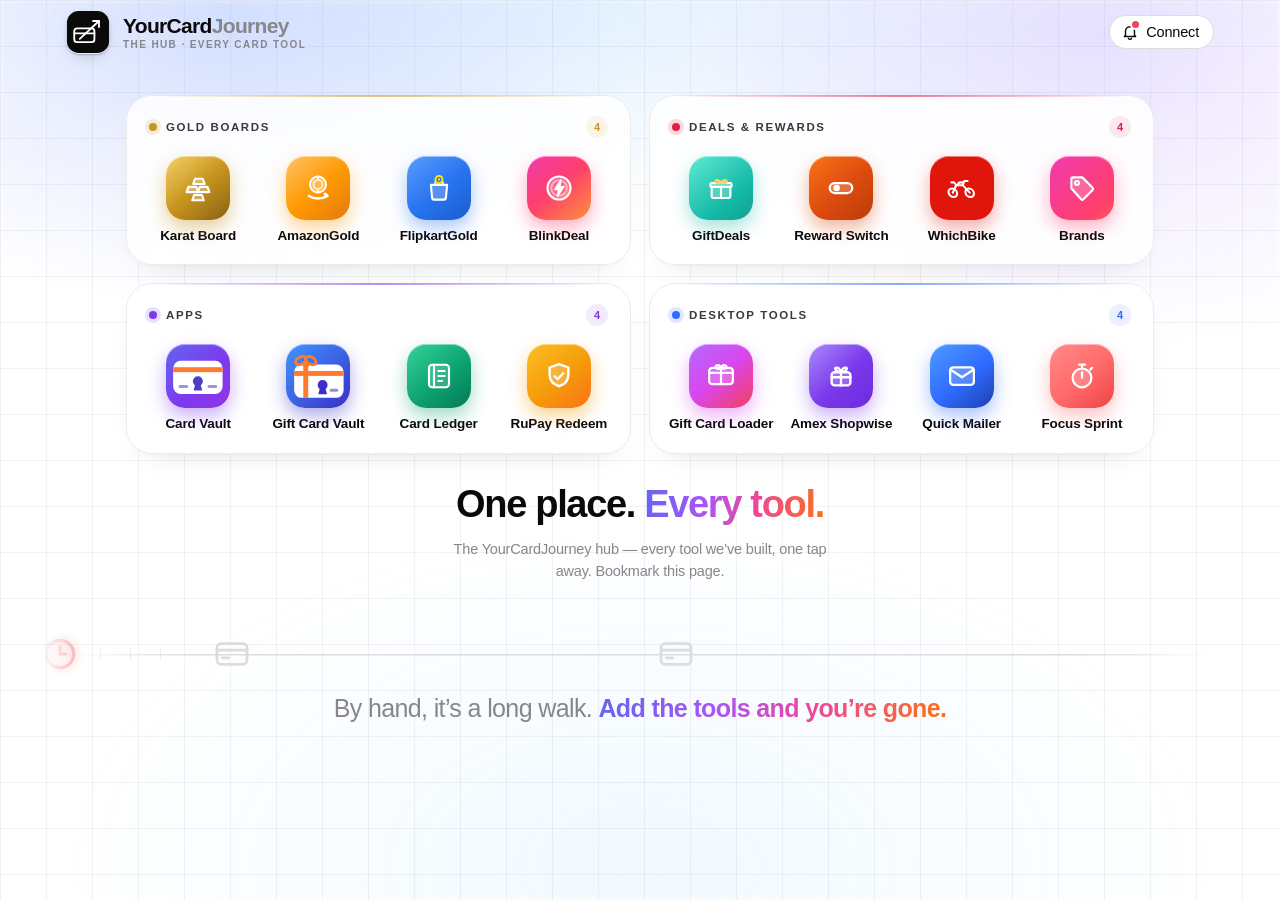
<file: index.html>
<!DOCTYPE html>
<html lang="en">
<head>
  <meta charset="UTF-8" />
  <meta name="viewport" content="width=device-width, initial-scale=1.0" />
  <title>YourCardJourney Store</title>
  <meta name="description" content="Powerful tools. One ecosystem. Everything your credit cards should have done automatically." />
  <link rel="icon" type="image/svg+xml" href="favicon.svg" />
  <link rel="apple-touch-icon" href="apple-touch-icon.png" />
  <link rel="manifest" href="manifest.webmanifest" />
  <meta name="theme-color" content="#0a0a0b" />
  <meta name="apple-mobile-web-app-capable" content="yes" />
  <meta name="apple-mobile-web-app-title" content="YCJ Store" />
  <link rel="preconnect" href="https://rsms.me/" />
  <link rel="stylesheet" href="https://rsms.me/inter/inter.css" />
  <link rel="stylesheet" href="styles.css?v=202610251930" />
  <script>document.documentElement.classList.add('js');</script>
</head>
<body>
  <!-- shared icon defs -->
  <svg width="0" height="0" style="position:absolute" aria-hidden="true">
    <defs>
      <g id="i-logo" fill="none" stroke="currentColor" stroke-width="1.6">
        <circle cx="12" cy="12" r="9"/><circle cx="12" cy="12" r="3.4" fill="currentColor" stroke="none"/>
      </g>

      <!-- Authentic app brand-mark glyphs (matched to each app's own header) -->
      <g id="i-ledger" fill="none" stroke="currentColor" stroke-width="1.7" stroke-linecap="round" stroke-linejoin="round">
        <rect x="4" y="3" width="16" height="18" rx="2.5" fill="currentColor" fill-opacity=".16"/>
        <path d="M8 3v18"/><path d="M11.5 8h5M11.5 12h5M11.5 16h3"/>
      </g>

      <g id="i-vault" fill="none" stroke="none">
        <rect x="2" y="5" width="20" height="14" rx="3" fill="currentColor" opacity=".22"/>
        <rect x="2" y="8.2" width="20" height="2.6" fill="currentColor"/>
        <rect x="5" y="14" width="6" height="2" rx="1" fill="currentColor"/>
      </g>

      <g id="i-gift" fill="none" stroke="currentColor" stroke-width="1.7" stroke-linecap="round" stroke-linejoin="round">
        <path d="M12 2.5l7.5 2.7v5.6c0 4.7-3.2 8.1-7.5 9.4-4.3-1.3-7.5-4.7-7.5-9.4V5.2z" fill="currentColor" fill-opacity=".16"/>
        <circle cx="12" cy="10.6" r="2.1"/><path d="M12 12.7v3"/>
      </g>

      <g id="i-redeem" fill="none" stroke="currentColor" stroke-width="1.9" stroke-linecap="round" stroke-linejoin="round">
        <path d="M12 2.5l7.5 2.7v5.6c0 4.7-3.2 8.1-7.5 9.4-4.3-1.3-7.5-4.7-7.5-9.4V5.2z" fill="currentColor" fill-opacity=".2"/>
        <path d="M8.6 12.2l2.4 2.4 4.4-4.8"/>
      </g>

      <g id="i-loop" fill="none" stroke="currentColor" stroke-width="1.9" stroke-linecap="round" stroke-linejoin="round">
        <rect x="4.5" y="9" width="15" height="10.5" rx="2.4" fill="currentColor" fill-opacity=".22"/>
        <path d="M4.5 13h15M12 9v10.5"/>
        <path d="M12 9S10.4 4.6 8 5.4 9.6 9 12 9zM12 9s1.6-4.4 4-3.6S14.4 9 12 9z"/>
      </g>

      <g id="i-wallet" fill="none" stroke="currentColor" stroke-width="1.8" stroke-linecap="round" stroke-linejoin="round">
        <rect x="2.5" y="5.5" width="19" height="13" rx="2.5" fill="currentColor" fill-opacity=".2"/>
        <path d="M2.5 9.5h19"/><path d="M12 5.5v13"/>
        <path d="M12 5.5S10.8 2.8 8.8 3.4C7 3.9 7.6 6 9 6.3c1.4.3 3-.8 3-.8Z" fill="currentColor" fill-opacity=".35"/>
        <path d="M12 5.5S13.2 2.8 15.2 3.4C17 3.9 16.4 6 15 6.3c-1.4.3-3-.8-3-.8Z" fill="currentColor" fill-opacity=".35"/>
      </g>

      <g id="i-mail" fill="none" stroke="currentColor" stroke-width="1.8" stroke-linecap="round" stroke-linejoin="round">
        <rect x="2.5" y="5" width="19" height="14" rx="2.5" fill="currentColor" fill-opacity=".2"/>
        <path d="M3 7l9 6 9-6"/>
      </g>

      <g id="i-timer" fill="none" stroke="currentColor" stroke-width="1.8" stroke-linecap="round" stroke-linejoin="round">
        <circle cx="12" cy="13.5" r="7.5" fill="currentColor" fill-opacity=".18"/>
        <path d="M12 13.5V9"/>
        <path d="M9.5 2.8h5M12 2.8v2.4"/>
        <path d="M18.7 6.8l1.3-1.3"/>
      </g>

      <g id="i-arrow" fill="none" stroke="currentColor" stroke-width="1.7" stroke-linecap="round" stroke-linejoin="round">
        <line x1="4" y1="12" x2="20" y2="12"/><polyline points="13,5 20,12 13,19"/>
      </g>

    </defs>
  </svg>

  <nav class="nav" id="nav">
    <div class="nav-inner">
      <a href="index.html" class="brand" aria-label="YourCardJourney — go to home">
        <span class="brand-mark" aria-hidden="true">
          <svg class="ico ico-mark" viewBox="0 0 48 48">
            <!-- solid ink tile — same language as the page's feature glyphs -->
            <rect x="1" y="1" width="46" height="46" rx="13" fill="var(--ink)"/>
            <g fill="none" stroke="#fff" stroke-width="2" stroke-linecap="round" stroke-linejoin="round">
              <!-- the card -->
              <rect x="9" y="20" width="22" height="15" rx="3.2"/>
              <path d="M9 25.5h22"/>
              <!-- the journey: one clean line rising up out of the card -->
              <path class="mk-rise" d="M15 31.5L36 12" pathLength="100"/>
              <path d="M36 12L29.5 12M36 12L36 18.5"/>
            </g>
          </svg>
        </span>
        <span class="brand-text">
          <span class="brand-word">YourCard<em>Journey</em></span>
          <span class="brand-tag">The hub · Every card tool</span>
        </span>
      </a>
      <div class="nav-links">
        <a href="social.html" class="nav-bell" aria-label="Connect — WhatsApp, X and Reddit" title="Connect">
          <svg viewBox="0 0 24 24" width="18" height="18" fill="none" stroke="currentColor" stroke-width="1.9" stroke-linecap="round" stroke-linejoin="round"><path d="M6 16.5V11a6 6 0 0 1 12 0v5.5l1.5 1.5h-15z"/><path d="M10 20.5a2.2 2.2 0 0 0 4 0"/></svg>
          <span>Connect</span><i class="nav-bell-dot" aria-hidden="true"></i>
        </a>
      </div>
    </div>
  </nav>

  <main>

    <section id="tools" class="section tools">
      <div class="hub-panels">
        <section class="hub-panel reveal" style="--accent:#c9971f" aria-label="Gold boards">
          <h3 class="hub-head"><span>Gold boards</span><b>4</b></h3>
          <div class="grid">
        <a class="card foil" href="https://karatboard.yourcardjourney.store" target="_blank" rel="noopener" style="--grad:linear-gradient(140deg,#f6d06a 0%,#c9971f 48%,#8a5f14 100%);--glow:rgba(201,151,31,.45)"><span class="idx">01</span>
          <div class="tile"><svg viewBox="0 0 24 24" fill="none" stroke="currentColor" stroke-width="1.7" stroke-linecap="round" stroke-linejoin="round">
            <path class="an-ingot" d="M9.6 4.6h6.2l1.5 4.2H8.1z" fill="currentColor" fill-opacity=".28"/>
            <path class="an-ingot" d="M4.4 11.1h6.2l1.5 4.2H2.9z" fill="currentColor" fill-opacity=".28"/>
            <path class="an-ingot" d="M13.4 11.1h6.2l1.5 4.2h-9.2z" fill="currentColor" fill-opacity=".28"/>
            <path class="an-ingot" d="M8.9 17.6h6.2l1.5 4.2H7.4z" fill="currentColor" fill-opacity=".28"/>
          </svg></div><h3>Karat Board</h3><p>Gold rates. One screen.</p></a>
        <a class="card foil" href="https://amazongold.yourcardjourney.store" target="_blank" rel="noopener" style="--grad:linear-gradient(140deg,#ffc266 0%,#ff9900 52%,#e47911 100%);--glow:rgba(255,153,0,.42)"><span class="idx">02</span>
          <div class="tile"><svg viewBox="0 0 24 24" fill="none" stroke="currentColor" stroke-width="1.6" stroke-linecap="round" stroke-linejoin="round">
            <g class="an-roll">
              <circle cx="12" cy="9.2" r="6.4" fill="currentColor" fill-opacity=".28"/>
              <circle cx="12" cy="9.2" r="3.6" opacity=".7"/>
              <path d="M12 2.8v1.9M12 13.7v1.9" opacity=".7"/>
            </g>
            <path class="an-smile" pathLength="40" d="M4.8 18.4c3.9 2.6 10.5 2.6 14.4 0" stroke-width="2.1"/>
            <path class="an-tip" pathLength="40" d="M17.6 16.7l1.9 1.6-2.4 1" stroke-width="2.1"/>
          </svg></div><h3>AmazonGold</h3><p>Amazon gold, price-checked.</p></a>
        <a class="card foil" href="https://flipkartgold.yourcardjourney.store" target="_blank" rel="noopener" style="--grad:linear-gradient(140deg,#5b9cff 0%,#2874f0 52%,#1a5dcc 100%);--glow:rgba(40,116,240,.4)"><span class="idx">03</span>
          <div class="tile"><svg viewBox="0 0 24 24" fill="none" stroke="#fff" stroke-width="1.7" stroke-linecap="round" stroke-linejoin="round"><g class="mk-bag"><path d="M5.5 9.5h13l-1 10.5a1.5 1.5 0 0 1-1.5 1.3H8a1.5 1.5 0 0 1-1.5-1.3z" fill="#fff" fill-opacity=".22"/><path d="M9 9.5V8a3 3 0 0 1 6 0v1.5" opacity=".85"/></g><g class="mk-coin"><circle cx="12" cy="5.2" r="3.1" fill="#ffe500" stroke="#ffe500" stroke-width="1"/><circle cx="12" cy="5.2" r="1.5" stroke="#2874f0" stroke-width="1.1" fill="none"/></g></svg></div><h3>FlipkartGold</h3><p>Flipkart gold, stacked.</p></a>
        <a class="card foil" href="https://blinkdeal.yourcardjourney.store" target="_blank" rel="noopener" style="--grad:linear-gradient(140deg,#f13ab1 0%,#ff3f6c 48%,#fd913c 100%);--glow:rgba(255,63,108,.42)"><span class="idx">04</span>
          <div class="tile"><svg viewBox="0 0 24 24" fill="none" stroke="currentColor" stroke-width="1.7" stroke-linecap="round" stroke-linejoin="round">
            <circle class="an-rim" cx="12" cy="12" r="9.2" fill="currentColor" fill-opacity=".2"/>
            <circle class="an-rim" cx="12" cy="12" r="6.2" opacity=".45"/>
            <path class="an-bolt" d="M13.6 5.4 8.5 13.2h3.1l-.8 5.6 5.1-7.9h-3.1l.8-5.5z" fill="currentColor" stroke-width="1.1"/>
          </svg></div><h3>BlinkDeal</h3><p>Gold coin deals, in a blink.</p></a>
          </div>
        </section>
        <section class="hub-panel reveal" style="--accent:#e11d48" aria-label="Deals &amp; rewards">
          <h3 class="hub-head"><span>Deals &amp; rewards</span><b>4</b></h3>
          <div class="grid">
        <a class="card" href="https://giftdeals.yourcardjourney.store" target="_blank" rel="noopener" style="--grad:linear-gradient(140deg,#5eead4 0%,#14b8a6 42%,#0f766e 100%);--glow:rgba(20,184,166,.38)"><span class="idx">05</span>
          <div class="tile tile-sheen"><svg viewBox="0 0 24 24" fill="none" stroke="#fff" stroke-width="1.7" stroke-linecap="round" stroke-linejoin="round"><rect x="4.5" y="11" width="15" height="9" rx="1.6" fill="#fff" fill-opacity=".22"/><path d="M12 11v9"/><g class="mk-lid"><rect x="3.5" y="8" width="17" height="3.2" rx="1.1" fill="#fff" fill-opacity=".34"/><path class="mk-bow" d="M12 8c-1.2-2.6-4.6-3.1-4.6-1.1 0 1.3 2.4 1.1 4.6 1.1zm0 0c1.2-2.6 4.6-3.1 4.6-1.1 0 1.3-2.4 1.1-4.6 1.1z" stroke="#ffd56a"/></g></svg></div><h3>GiftDeals</h3><p>Gift-card coupons, found.</p></a>
        <a class="card" href="https://rewardswitch.yourcardjourney.store" target="_blank" rel="noopener" style="--grad:linear-gradient(140deg,#f97316 0%,#dc4a0f 55%,#b93d0a 100%);--glow:rgba(220,74,15,.42)"><span class="idx">06</span>
          <div class="tile"><svg viewBox="0 0 24 24" fill="none" stroke="currentColor" stroke-width="1.8" stroke-linecap="round" stroke-linejoin="round">
            <rect x="3" y="8" width="18" height="8" rx="4" fill="currentColor" fill-opacity=".2"/>
            <circle class="an-knob" cx="8.5" cy="12" r="2.6" fill="currentColor" stroke="none"/>
            <g class="an-ray" stroke-width="1.6"><path d="M15.5 5.5v-2"/><path d="M19 7l1.4-1.4"/><path d="M12 7l-1.4-1.4"/></g>
          </svg></div><h3>Reward Switch</h3><p>Amazon rewards, switched on.</p></a>
        <a class="card" href="https://whichbike.in" target="_blank" rel="noopener" style="--grad:#e0160c;--glow:rgba(224,22,12,.36)"><span class="idx">07</span>
          <div class="tile tile-ride"><i class="ls"></i><i class="ls"></i><i class="ls"></i><svg class="wb-moto" viewBox="0 0 32 32" fill="none" stroke="#fff" stroke-width="2.2" stroke-linecap="round" stroke-linejoin="round"><circle cx="7" cy="21" r="4.5"/><circle cx="25" cy="21" r="4.5"/><path d="M7 21l5-8h7l6 8"/><path d="M12 13l-1.6-3H7.5"/><path d="M19 13l2.4-4.5H25"/><path d="M13.5 13c.8-2 2.2-3 4-3h2"/></svg></div><h3>WhichBike</h3><p>Bikes, card offer off.</p></a>
        <a class="card" href="https://brands.yourcardjourney.store" target="_blank" rel="noopener" style="--grad:linear-gradient(135deg,#f13ab1 0%,#ff3f6c 48%,#fd913c 100%);--glow:rgba(255,63,108,.4)"><span class="idx">08</span>
          <div class="tile tile-sheen"><svg viewBox="0 0 24 24" fill="none" stroke="#fff" stroke-width="1.7" stroke-linecap="round" stroke-linejoin="round"><g class="an-tagw"><path d="M3.5 12.2V4.8c0-.7.6-1.3 1.3-1.3h7.4l8.3 8.3a1.3 1.3 0 0 1 0 1.8l-7.4 7.4a1.3 1.3 0 0 1-1.8 0z" fill="#fff" fill-opacity=".22"/><circle cx="8" cy="8" r="1.6"/></g></svg></div><h3>Brands</h3><p>Brand deals, card off.</p></a>
          </div>
        </section>
        <section class="hub-panel reveal" style="--accent:#7c3aed" aria-label="Apps">
          <h3 class="hub-head"><span>Apps</span><b>4</b></h3>
          <div class="grid">
        <a class="card" href="https://cardvault.yourcardjourney.store/" target="_blank" rel="noopener" style="--grad:linear-gradient(135deg,#6366f1 0%,#7c3aed 55%,#9333ea 100%);--glow:rgba(124,58,237,.4)"><span class="idx">09</span>
          <div class="tile"><svg class="svg-full" viewBox="11 11 50 50"><rect x="13" y="21" width="46" height="31" rx="7" fill="#fff"/><rect x="13" y="27" width="46" height="4.6" fill="#ff7a2f"/><g class="an-key"><circle cx="36" cy="40" r="4.6" fill="#4b3fc8"/><path d="M33.59 42.53h4.83l1.61 6.21h-8.05z" fill="#4b3fc8"/></g><rect x="18" y="43.5" width="9" height="2.8" rx="1.4" fill="#4b3fc8" opacity=".55"/><rect x="45" y="43.5" width="9" height="2.8" rx="1.4" fill="#4b3fc8" opacity=".55"/></svg></div><h3>Card Vault</h3><p>Cards, safely locked away.</p></a>
        <a class="card" href="https://giftcardvault.yourcardjourney.store/" target="_blank" rel="noopener" style="--grad:linear-gradient(135deg,#3f97ff 0%,#3a2fc9 100%);--glow:rgba(58,47,201,.4)"><span class="idx">10</span>
          <div class="tile"><svg class="svg-full" viewBox="11 11 50 50"><g transform="translate(0 3.5)"><rect x="13" y="21" width="46" height="31" rx="7" fill="#fff"/><rect x="13" y="27" width="46" height="4.6" fill="#ff7a2f"/><rect x="21.5" y="21" width="4.6" height="31" fill="#ff7a2f"/><g class="an-gbow"><ellipse cx="19.2" cy="17.4" rx="5.2" ry="3.3" transform="rotate(-28 19.2 17.4)" fill="none" stroke="#ff7a2f" stroke-width="2.7"/><ellipse cx="28.4" cy="17.4" rx="5.2" ry="3.3" transform="rotate(28 28.4 17.4)" fill="none" stroke="#ff7a2f" stroke-width="2.7"/><circle cx="23.8" cy="21" r="3" fill="#ff7a2f"/></g><g class="an-key"><circle cx="39.5" cy="40" r="4.6" fill="#3a2fc9"/><path d="M37.09 42.53h4.83l1.61 6.21h-8.05z" fill="#3a2fc9"/></g><rect x="46" y="43.5" width="8" height="2.8" rx="1.4" fill="#3a2fc9" opacity=".55"/></g></svg></div><h3>Gift Card Vault</h3><p>All vouchers, secured.</p></a>
        <a class="card" href="download/" style="--grad:linear-gradient(140deg,#34d399 0%,#0ea371 55%,#047857 100%);--glow:rgba(14,163,113,.4)"><span class="idx">11</span>
          <div class="tile"><svg viewBox="0 0 24 24" fill="none" stroke="currentColor" stroke-width="1.7" stroke-linecap="round" stroke-linejoin="round">
            <rect x="4" y="3" width="16" height="18" rx="2.5" fill="currentColor" fill-opacity=".16"/><path d="M8 3v18"/>
            <path class="an-row" pathLength="100" d="M11.5 8h5"/>
            <path class="an-row an-d2" pathLength="100" d="M11.5 12h5"/>
            <path class="an-row an-d3" pathLength="100" d="M11.5 16h3"/>
          </svg></div><h3>Card Ledger</h3><p>Every card. One ledger.</p></a>
        <a class="card" href="download/" style="--grad:linear-gradient(140deg,#fbbf24 0%,#f59e0b 50%,#f97316 100%);--glow:rgba(245,158,11,.45)"><span class="idx">12</span>
          <div class="tile"><svg viewBox="0 0 24 24" fill="none" stroke="currentColor" stroke-width="1.9" stroke-linecap="round" stroke-linejoin="round">
            <path d="M12 2.5l7.5 2.7v5.6c0 4.7-3.2 8.1-7.5 9.4-4.3-1.3-7.5-4.7-7.5-9.4V5.2z" fill="currentColor" fill-opacity=".2"/>
            <path class="an-check" pathLength="100" d="M8.6 12.2l2.4 2.4 4.4-4.8"/>
          </svg></div><h3>RuPay Redeem</h3><p>Redeem RuPay, instantly.</p></a>
          </div>
        </section>
        <section class="hub-panel reveal" style="--accent:#2f6bff" aria-label="Desktop tools">
          <h3 class="hub-head"><span>Desktop tools</span><b>4</b></h3>
          <div class="grid">
        <a class="card" href="download/" style="--grad:linear-gradient(140deg,#b16bff 0%,#d946ef 48%,#f43f5e 100%);--glow:rgba(217,70,239,.42)"><span class="idx">13</span>
          <div class="tile"><svg viewBox="0 0 24 24" fill="none" stroke="currentColor" stroke-width="1.8" stroke-linecap="round" stroke-linejoin="round">
            <rect x="2.5" y="5.5" width="19" height="13" rx="2.5" fill="currentColor" fill-opacity=".2"/>
            <path d="M2.5 9.5h19"/><path d="M12 5.5v13"/>
            <g class="an-bow">
              <path d="M12 5.5S10.8 2.8 8.8 3.4C7 3.9 7.6 6 9 6.3c1.4.3 3-.8 3-.8Z" fill="currentColor" fill-opacity=".35"/>
              <path d="M12 5.5S13.2 2.8 15.2 3.4C17 3.9 16.4 6 15 6.3c-1.4.3-3-.8-3-.8Z" fill="currentColor" fill-opacity=".35"/>
            </g>
          </svg></div><h3>Gift Card Loader</h3><p>Gift cards, auto-loaded.</p></a>
        <a class="card" href="download/" style="--grad:linear-gradient(135deg,#a78bfa 0%,#7c3aed 52%,#6d28d9 100%);--glow:rgba(124,58,237,.4)"><span class="idx">14</span>
          <div class="tile"><svg viewBox="0 0 24 24" fill="none" stroke="currentColor" stroke-width="1.9" stroke-linecap="round" stroke-linejoin="round">
            <g class="an-box">
              <rect x="4.5" y="9" width="15" height="10.5" rx="2.4" fill="currentColor" fill-opacity=".22"/>
              <path d="M4.5 13h15M12 9v10.5"/>
              <path d="M12 9S10.4 4.6 8 5.4 9.6 9 12 9zM12 9s1.6-4.4 4-3.6S14.4 9 12 9z"/>
            </g>
          </svg></div><h3>Amex Shopwise</h3><p>Shopwise offers on loop.</p></a>
        <a class="card" href="download/" style="--grad:linear-gradient(140deg,#4d9bff 0%,#2f6bff 55%,#1e40af 100%);--glow:rgba(47,107,255,.42)"><span class="idx">15</span>
          <div class="tile"><svg viewBox="0 0 24 24" fill="none" stroke="currentColor" stroke-width="1.8" stroke-linecap="round" stroke-linejoin="round">
            <g class="an-send">
              <rect x="2.5" y="5" width="19" height="14" rx="2.5" fill="currentColor" fill-opacity=".2"/>
              <path class="an-flap" pathLength="100" d="M3 7l9 6 9-6"/>
            </g>
          </svg></div><h3>Quick Mailer</h3><p>One click. Email sent.</p></a>
        <a class="card" href="download/" style="--grad:linear-gradient(140deg,#ff8a8a 0%,#ff6b6b 52%,#ef4444 100%);--glow:rgba(255,107,107,.42)"><span class="idx">16</span>
          <div class="tile"><svg viewBox="0 0 24 24" fill="none" stroke="currentColor" stroke-width="1.8" stroke-linecap="round" stroke-linejoin="round">
            <circle cx="12" cy="13.5" r="7.5" fill="currentColor" fill-opacity=".18"/>
            <path class="an-needle" d="M12 13.5V9"/>
            <g class="an-btn"><path d="M9.5 2.8h5M12 2.8v2.4"/></g>
            <path d="M18.7 6.8l1.3-1.3"/>
          </svg></div><h3>Focus Sprint</h3><p>Focus, one sprint at a time.</p></a>
          </div>
        </section>
      </div>

      <div class="section-head hub-foot reveal">
        <h2>One place. <em class="grad-word">Every tool.</em></h2>
        <p>The YourCardJourney hub &mdash; every tool we&rsquo;ve built, one tap away. Bookmark this page.</p>
      </div>
    </section>
  </main>

  <footer class="footer">
    <!-- Acceleration line — the same "slow by hand, instant with the tools"
         idea, retold in the page's own minimal, line-art language. -->
    <div class="boostline">
      <div class="boost-track" aria-hidden="true">
        <span class="pace"></span>
        <!-- checkpoint 1 — the 1K cards milestone: speeds up 0.5x → 1.0x -->
        <span class="node node-a">
          <svg viewBox="0 0 24 24" fill="none" stroke="currentColor" stroke-width="1.7" stroke-linecap="round" stroke-linejoin="round">
            <rect x="2.5" y="5.5" width="19" height="13" rx="2.5"/>
            <path d="M2.5 9.5h19"/><path d="M6 14.5h4"/>
          </svg>
        </span>
        <!-- checkpoint 2 — the next card milestone: rockets 1.0x → 3.4x -->
        <span class="node node-b">
          <svg viewBox="0 0 24 24" fill="none" stroke="currentColor" stroke-width="1.7" stroke-linecap="round" stroke-linejoin="round">
            <rect x="2.5" y="5.5" width="19" height="13" rx="2.5"/>
            <path d="M2.5 9.5h19"/><path d="M6 14.5h4"/>
          </svg>
        </span>
        <!-- the traveller: an analog clock, stepping up in speed & colour at each checkpoint -->
        <span class="comet">
          <svg viewBox="0 0 24 24" fill="none" stroke="currentColor" stroke-width="1.9" stroke-linecap="round">
            <circle cx="12" cy="12" r="8.2"/>
            <line class="ch-h" x1="12" y1="12" x2="12" y2="7.6"/>
            <line class="ch-m" x1="12" y1="12" x2="15.4" y2="12"/>
          </svg>
        </span>
      </div>
      <p class="boost-caption">
        By hand, it&rsquo;s a long walk. <em class="grad-word">Add the tools and you&rsquo;re gone.</em>
      </p>
    </div>
  </footer>

  <script src="app.js?v=202610251930"></script>
</body>
</html>
</file>
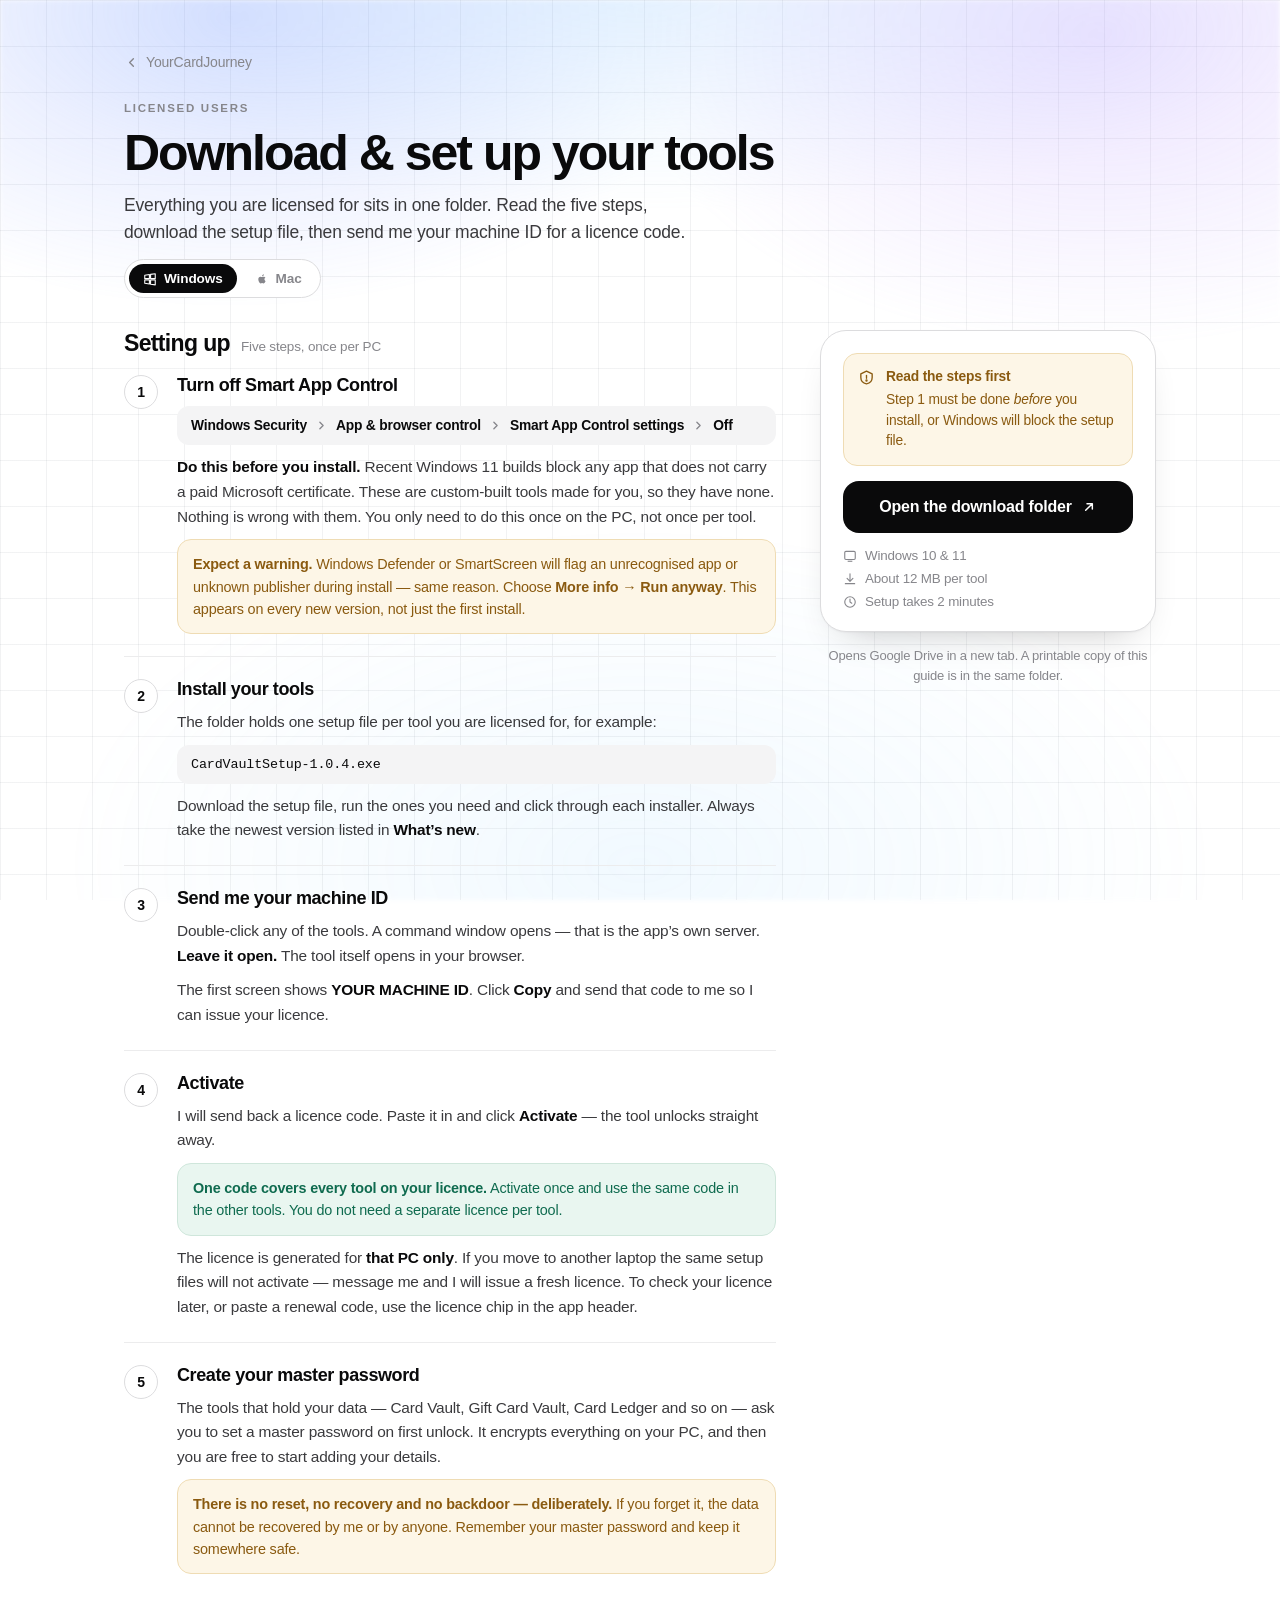
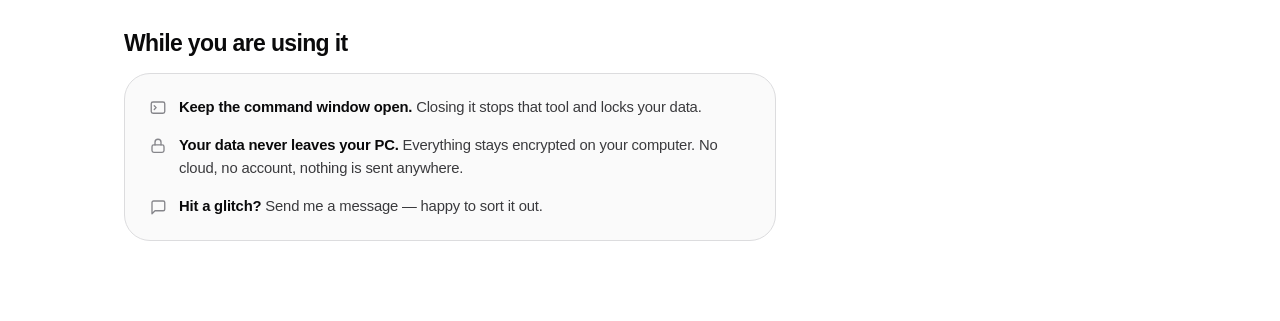
<file: download/index.html>
<!DOCTYPE html>
<html lang="en">
<head>
  <meta charset="UTF-8" />
  <meta name="viewport" content="width=device-width, initial-scale=1.0" />
  <title>Download — YourCardJourney</title>
  <meta name="description" content="Download and set up your YourCardJourney tools." />
  <meta name="robots" content="noindex, nofollow" />
  <link rel="icon" type="image/svg+xml" href="../favicon.svg" />
  <link rel="preconnect" href="https://rsms.me/" />
  <link rel="stylesheet" href="https://rsms.me/inter/inter.css" />
  <link rel="stylesheet" href="../styles.css?v=202610191528" />
</head>
<body>

<style>
  /* Download page — scoped. Uses the site's own tokens, adds none. */
  .dl{
    --amber:#8a5a10; --amber-bg:#fdf6e7; --amber-line:#efdcb4;
    --ok:#0f6b4f; --ok-bg:#e9f6f0; --ok-line:#cfe6db;
    max-width:1080px;margin:0 auto;
    padding:clamp(28px,6vh,54px) 24px 80px;
    display:flex;flex-direction:column;gap:32px;
  }
  .dl a{transition:color .25s var(--ease),opacity .25s var(--ease),transform .25s var(--ease);}

  .dl-back{
    font-size:14px;color:var(--muted);
    display:inline-flex;align-items:center;gap:7px;width:fit-content;
  }
  .dl-back:hover{color:var(--ink);}

  /* ---- hero ---- */
  .dl-hero{display:flex;flex-direction:column;gap:13px;}
  .dl-eyebrow{
    font-size:11.5px;letter-spacing:.15em;text-transform:uppercase;
    color:var(--muted);font-weight:650;
  }
  .dl-hero h1{
    font-size:clamp(34px,6.4vw,50px);line-height:1.04;
    letter-spacing:-0.04em;font-weight:700;text-wrap:balance;
  }
  .dl-hero p{color:var(--ink-2);font-size:17.5px;line-height:1.55;max-width:58ch;}

  /* ---- platform switch ---- */
  .dl-os{
    display:inline-flex;align-items:center;gap:4px;width:fit-content;
    border:1px solid var(--line-2);border-radius:999px;padding:4px;background:var(--bg);
  }
  .dl-os a,.dl-os span{
    display:inline-flex;align-items:center;gap:7px;
    font-size:13.6px;font-weight:600;letter-spacing:-0.01em;
    padding:7px 14px;border-radius:999px;color:var(--muted);
  }
  .dl-os .is-on{background:var(--ink);color:#fff;}
  .dl-os a:hover{color:var(--ink);}
  .dl-os svg{width:14px;height:14px;flex:none;}

  /* ---- two-column shell ---- */
  .dl-cols{
    display:grid;grid-template-columns:minmax(0,1fr) 336px;
    gap:44px;align-items:start;
  }
  .dl-main{display:flex;flex-direction:column;gap:34px;min-width:0;}
  .dl-aside{position:sticky;top:26px;display:flex;flex-direction:column;gap:14px;}

  /* ---- download card (right) ---- */
  .dl-get{
    background:var(--bg);
    border:1px solid var(--line-2);
    border-radius:var(--radius);
    padding:22px;
    display:flex;flex-direction:column;gap:15px;
    box-shadow:0 1px 2px rgba(10,10,11,.04),0 18px 40px -24px rgba(10,10,11,.3);
  }
  .dl-first{
    display:flex;gap:11px;align-items:flex-start;
    border:1px solid var(--amber-line);background:var(--amber-bg);
    border-radius:14px;padding:13px 14px;
  }
  .dl-first svg{flex:none;width:17px;height:17px;color:var(--amber);margin-top:2px;}
  .dl-first p{font-size:13.8px;line-height:1.5;color:var(--amber);}
  .dl-first b{font-weight:700;display:block;margin-bottom:2px;}
  .dl-btn{
    display:flex;align-items:center;justify-content:center;gap:9px;
    background:var(--ink);color:#fff;
    font-size:16px;font-weight:650;letter-spacing:-0.012em;
    padding:17px 20px;border-radius:var(--radius-sm);text-align:center;
  }
  .dl-btn:hover{transform:translateY(-2px);opacity:.92;}
  .dl-btn:focus-visible{outline:2px solid var(--ink);outline-offset:3px;}
  .dl-getmeta{display:flex;flex-direction:column;gap:8px;}
  .dl-getmeta span{
    display:flex;align-items:center;gap:8px;
    font-size:13.4px;color:var(--muted);font-variant-numeric:tabular-nums;
  }
  .dl-getmeta svg{width:14px;height:14px;flex:none;}
  .dl-aside-foot{
    font-size:13px;color:var(--muted);line-height:1.55;text-align:center;padding:0 6px;
  }

  /* ---- section heads ---- */
  .dl-sec{display:flex;flex-direction:column;gap:16px;}
  .dl-sechead{display:flex;align-items:baseline;gap:11px;flex-wrap:wrap;}
  .dl-sechead h2{font-size:23px;letter-spacing:-0.028em;font-weight:700;}
  .dl-sechead em{font-style:normal;font-size:13.5px;color:var(--muted);}

  /* ---- steps ---- */
  .dl-steps{display:flex;flex-direction:column;}
  .dl-step{
    display:grid;grid-template-columns:36px 1fr;gap:17px;
    padding:22px 0;border-top:1px solid var(--line);
  }
  .dl-step:first-child{border-top:none;padding-top:2px;}
  .dl-num{
    width:34px;height:34px;border-radius:50%;
    border:1px solid var(--line-2);background:var(--bg);
    display:flex;align-items:center;justify-content:center;
    font-size:14px;font-weight:700;letter-spacing:-0.02em;
    font-variant-numeric:tabular-nums;
  }
  .dl-body{display:flex;flex-direction:column;gap:10px;min-width:0;}
  .dl-body h3{font-size:18px;letter-spacing:-0.022em;font-weight:650;}
  .dl-body p{font-size:15.4px;line-height:1.6;color:var(--ink-2);}
  .dl-body strong{color:var(--ink);font-weight:650;}

  .dl-path{
    display:block;
    font-family:ui-monospace,"Cascadia Mono",Consolas,monospace;
    font-size:13.4px;letter-spacing:-0.01em;
    background:var(--tile);color:var(--tile-ink);
    border-radius:12px;padding:12px 14px;
    overflow-x:auto;white-space:nowrap;
  }
  .dl-crumb{
    display:flex;flex-wrap:wrap;align-items:center;gap:8px;
    font-size:13.8px;font-weight:600;
    background:var(--tile);border-radius:12px;padding:12px 14px;
  }
  .dl-crumb svg{width:13px;height:13px;color:var(--muted);flex:none;}

  .dl-callout{
    border-radius:14px;padding:13px 15px;
    font-size:14.4px;line-height:1.55;
    border:1px solid var(--amber-line);background:var(--amber-bg);color:var(--amber);
  }
  .dl-callout strong{color:var(--amber);font-weight:700;}
  .dl-callout.is-key{border-color:var(--ok-line);background:var(--ok-bg);color:var(--ok);}
  .dl-callout.is-key strong{color:var(--ok);}

  /* ---- closing notes ---- */
  .dl-notes{
    border:1px solid var(--line-2);border-radius:var(--radius);
    padding:22px 24px;display:flex;flex-direction:column;gap:15px;
    background:var(--bg-soft);
  }
  .dl-note{display:flex;gap:12px;align-items:flex-start;}
  .dl-note svg{flex:none;width:18px;height:18px;margin-top:3px;color:var(--muted);}
  .dl-note span{font-size:14.8px;line-height:1.55;color:var(--ink-2);}
  .dl-note b{color:var(--ink);font-weight:650;}

  /* ---- stacked layout ---- */
  @media (max-width:900px){
    .dl-cols{grid-template-columns:1fr;gap:30px;}
    .dl-aside{position:static;order:-1;}
    .dl-getmeta{flex-direction:row;flex-wrap:wrap;gap:6px 16px;justify-content:center;}
  }
  @media (max-width:560px){
    .dl-step{grid-template-columns:30px 1fr;gap:13px;}
    .dl-num{width:28px;height:28px;font-size:12.5px;}
  }
  @media (prefers-reduced-motion:reduce){ .dl-btn:hover{transform:none;} }
</style>

<main class="dl">

  <a class="dl-back" href="../">
    <svg width="15" height="15" viewBox="0 0 24 24" fill="none" stroke="currentColor" stroke-width="2.2" stroke-linecap="round" stroke-linejoin="round"><path d="M15 18l-6-6 6-6"/></svg>
    YourCardJourney
  </a>

  <header class="dl-hero">
    <div class="dl-eyebrow">Licensed users</div>
    <h1>Download &amp; set up your tools</h1>
    <p>Everything you are licensed for sits in one folder. Read the five steps, download the setup file, then send me your machine ID for a licence code.</p>
    <nav class="dl-os" aria-label="Choose your platform">
      <span class="is-on" aria-current="page">
        <svg viewBox="0 0 24 24" fill="none" stroke="currentColor" stroke-width="1.9" stroke-linejoin="round"><path d="M3 5.6l8-1.2v7H3zM13 4.1l8-1.1v8.4h-8zM3 13.6h8v7l-8-1.2zM13 13.6h8V22l-8-1.1z"/></svg>
        Windows
      </span>
      <a href="mac/">
        <svg viewBox="0 0 24 24" fill="currentColor"><path d="M16.2 12.6c0-2 1.6-3 1.7-3.05-.9-1.35-2.35-1.55-2.85-1.55-1.2-.15-2.35.7-3 .7-.6 0-1.55-.7-2.55-.7-1.3 0-2.5.75-3.2 1.95-1.35 2.35-.35 5.8 1 7.7.65.9 1.4 1.95 2.4 1.9.95-.05 1.35-.6 2.5-.6 1.15 0 1.5.6 2.55.6 1.05 0 1.7-.9 2.35-1.85.75-1.05 1.05-2.1 1.05-2.15-.05 0-2-.8-2-2.95zM14.4 6.35c.5-.65.9-1.5.8-2.35-.75.05-1.7.5-2.25 1.15-.5.55-.95 1.45-.8 2.3.85.05 1.7-.4 2.25-1.1z"/></svg>
        Mac
      </a>
    </nav>
  </header>

  <div class="dl-cols">

    <!-- ===== left: the instructions ===== -->
    <div class="dl-main">

      <section class="dl-sec">
        <div class="dl-sechead">
          <h2>Setting up</h2>
          <em>Five steps, once per PC</em>
        </div>

        <div class="dl-steps">

          <div class="dl-step">
            <div class="dl-num">1</div>
            <div class="dl-body">
              <h3>Turn off Smart App Control</h3>
              <div class="dl-crumb">
                Windows Security
                <svg viewBox="0 0 24 24" fill="none" stroke="currentColor" stroke-width="2.4" stroke-linecap="round" stroke-linejoin="round"><path d="M9 18l6-6-6-6"/></svg>
                App &amp; browser control
                <svg viewBox="0 0 24 24" fill="none" stroke="currentColor" stroke-width="2.4" stroke-linecap="round" stroke-linejoin="round"><path d="M9 18l6-6-6-6"/></svg>
                Smart App Control settings
                <svg viewBox="0 0 24 24" fill="none" stroke="currentColor" stroke-width="2.4" stroke-linecap="round" stroke-linejoin="round"><path d="M9 18l6-6-6-6"/></svg>
                Off
              </div>
              <p><strong>Do this before you install.</strong> Recent Windows 11 builds block any app that does not carry a paid Microsoft certificate. These are custom-built tools made for you, so they have none. Nothing is wrong with them. You only need to do this once on the PC, not once per tool.</p>
              <div class="dl-callout">
                <strong>Expect a warning.</strong> Windows Defender or SmartScreen will flag an unrecognised app or unknown publisher during install — same reason. Choose <strong>More info → Run anyway</strong>. This appears on every new version, not just the first install.
              </div>
            </div>
          </div>

          <div class="dl-step">
            <div class="dl-num">2</div>
            <div class="dl-body">
              <h3>Install your tools</h3>
              <p>The folder holds one setup file per tool you are licensed for, for example:</p>
              <code class="dl-path">CardVaultSetup-1.0.4.exe</code>
              <p>Download the setup file, run the ones you need and click through each installer. Always take the newest version listed in <strong>What&rsquo;s new</strong>.</p>
            </div>
          </div>

          <div class="dl-step">
            <div class="dl-num">3</div>
            <div class="dl-body">
              <h3>Send me your machine ID</h3>
              <p>Double-click any of the tools. A command window opens — that is the app&rsquo;s own server. <strong>Leave it open.</strong> The tool itself opens in your browser.</p>
              <p>The first screen shows <strong>YOUR MACHINE ID</strong>. Click <strong>Copy</strong> and send that code to me so I can issue your licence.</p>
            </div>
          </div>

          <div class="dl-step">
            <div class="dl-num">4</div>
            <div class="dl-body">
              <h3>Activate</h3>
              <p>I will send back a licence code. Paste it in and click <strong>Activate</strong> — the tool unlocks straight away.</p>
              <div class="dl-callout is-key">
                <strong>One code covers every tool on your licence.</strong> Activate once and use the same code in the other tools. You do not need a separate licence per tool.
              </div>
              <p>The licence is generated for <strong>that PC only</strong>. If you move to another laptop the same setup files will not activate — message me and I will issue a fresh licence. To check your licence later, or paste a renewal code, use the licence chip in the app header.</p>
            </div>
          </div>

          <div class="dl-step">
            <div class="dl-num">5</div>
            <div class="dl-body">
              <h3>Create your master password</h3>
              <p>The tools that hold your data — Card Vault, Gift Card Vault, Card Ledger and so on — ask you to set a master password on first unlock. It encrypts everything on your PC, and then you are free to start adding your details.</p>
              <div class="dl-callout">
                <strong>There is no reset, no recovery and no backdoor — deliberately.</strong> If you forget it, the data cannot be recovered by me or by anyone. Remember your master password and keep it somewhere safe.
              </div>
            </div>
          </div>

        </div>
      </section>

      <section class="dl-sec">
        <div class="dl-sechead"><h2>While you are using it</h2></div>
        <div class="dl-notes">
          <div class="dl-note">
            <svg viewBox="0 0 24 24" fill="none" stroke="currentColor" stroke-width="1.8" stroke-linecap="round" stroke-linejoin="round"><rect x="3" y="4" width="18" height="15" rx="2.4"/><path d="M7 9l2.5 2.5L7 14"/></svg>
            <span><b>Keep the command window open.</b> Closing it stops that tool and locks your data.</span>
          </div>
          <div class="dl-note">
            <svg viewBox="0 0 24 24" fill="none" stroke="currentColor" stroke-width="1.8" stroke-linecap="round" stroke-linejoin="round"><rect x="4" y="10.5" width="16" height="10" rx="2.4"/><path d="M8 10.5V7a4 4 0 018 0v3.5"/></svg>
            <span><b>Your data never leaves your PC.</b> Everything stays encrypted on your computer. No cloud, no account, nothing is sent anywhere.</span>
          </div>
          <div class="dl-note">
            <svg viewBox="0 0 24 24" fill="none" stroke="currentColor" stroke-width="1.8" stroke-linecap="round" stroke-linejoin="round"><path d="M21 15a2 2 0 01-2 2H8l-4 4V6a2 2 0 012-2h13a2 2 0 012 2z"/></svg>
            <span><b>Hit a glitch?</b> Send me a message — happy to sort it out.</span>
          </div>
        </div>
      </section>

    </div>

    <!-- ===== right: the download ===== -->
    <aside class="dl-aside">
      <div class="dl-get">

        <div class="dl-first">
          <svg viewBox="0 0 24 24" fill="none" stroke="currentColor" stroke-width="1.9" stroke-linecap="round" stroke-linejoin="round"><path d="M12 3l8 4v5c0 4.6-3.4 8-8 9-4.6-1-8-4.4-8-9V7z"/><path d="M12 9v4"/><circle cx="12" cy="16.2" r=".7" fill="currentColor"/></svg>
          <p><b>Read the steps first</b>Step 1 must be done <em>before</em> you install, or Windows will block the setup file.</p>
        </div>

        <a class="dl-btn" href="https://drive.google.com/drive/folders/1tNLwMhAb7rYitA-vB-qQTPZOIgWU58pC" target="_blank" rel="noopener">
          Open the download folder
          <svg width="16" height="16" viewBox="0 0 24 24" fill="none" stroke="currentColor" stroke-width="2.2" stroke-linecap="round" stroke-linejoin="round"><path d="M7 17L17 7M9 7h8v8"/></svg>
        </a>

        <div class="dl-getmeta">
          <span><svg viewBox="0 0 24 24" fill="none" stroke="currentColor" stroke-width="1.9" stroke-linejoin="round"><rect x="3" y="4" width="18" height="14" rx="2"/><path d="M8 21h8"/></svg>Windows 10 &amp; 11</span>
          <span><svg viewBox="0 0 24 24" fill="none" stroke="currentColor" stroke-width="1.9" stroke-linecap="round" stroke-linejoin="round"><path d="M12 3v12M7 11l5 5 5-5M4 20h16"/></svg>About 12 MB per tool</span>
          <span><svg viewBox="0 0 24 24" fill="none" stroke="currentColor" stroke-width="1.9" stroke-linecap="round" stroke-linejoin="round"><circle cx="12" cy="12" r="9"/><path d="M12 7v5l3 2"/></svg>Setup takes 2 minutes</span>
        </div>

      </div>
      <div class="dl-aside-foot">Opens Google Drive in a new tab. A printable copy of this guide is in the same folder.</div>
    </aside>

  </div>

</main>
</body>
</html>
</file>
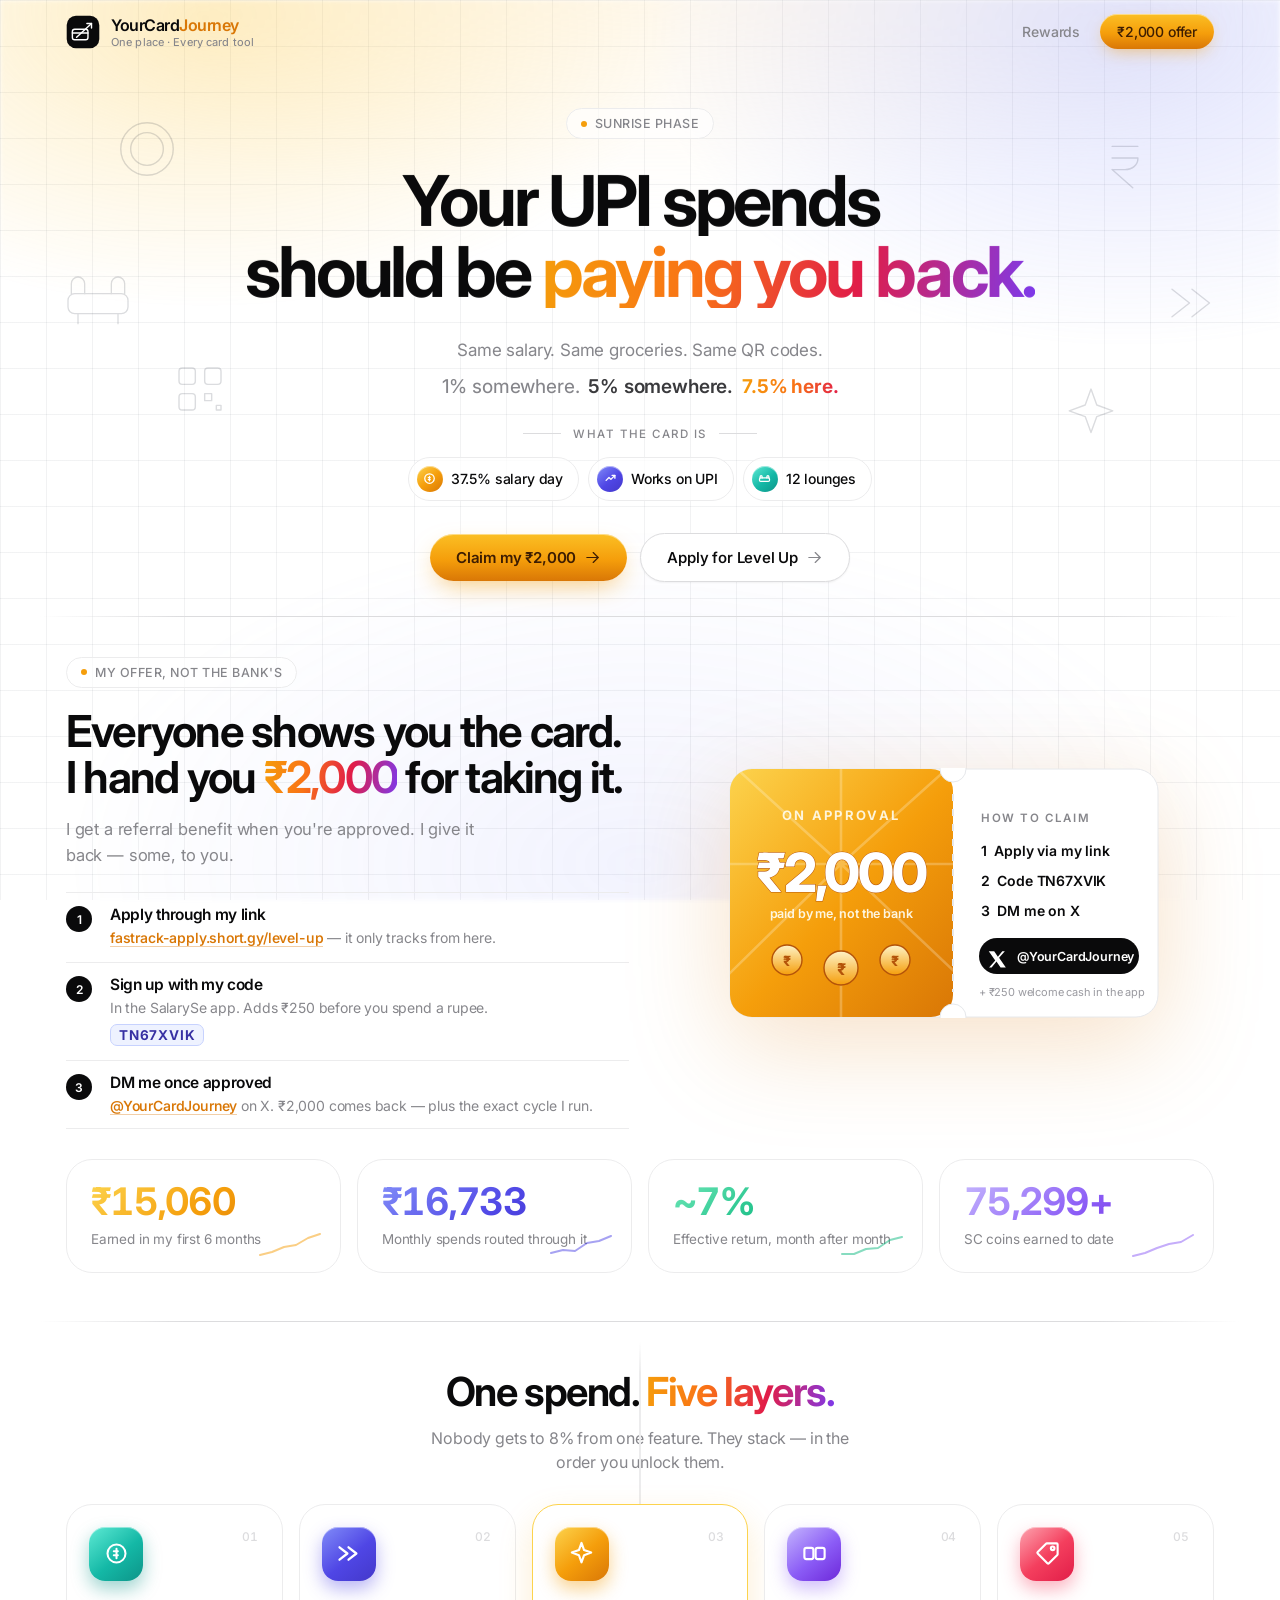
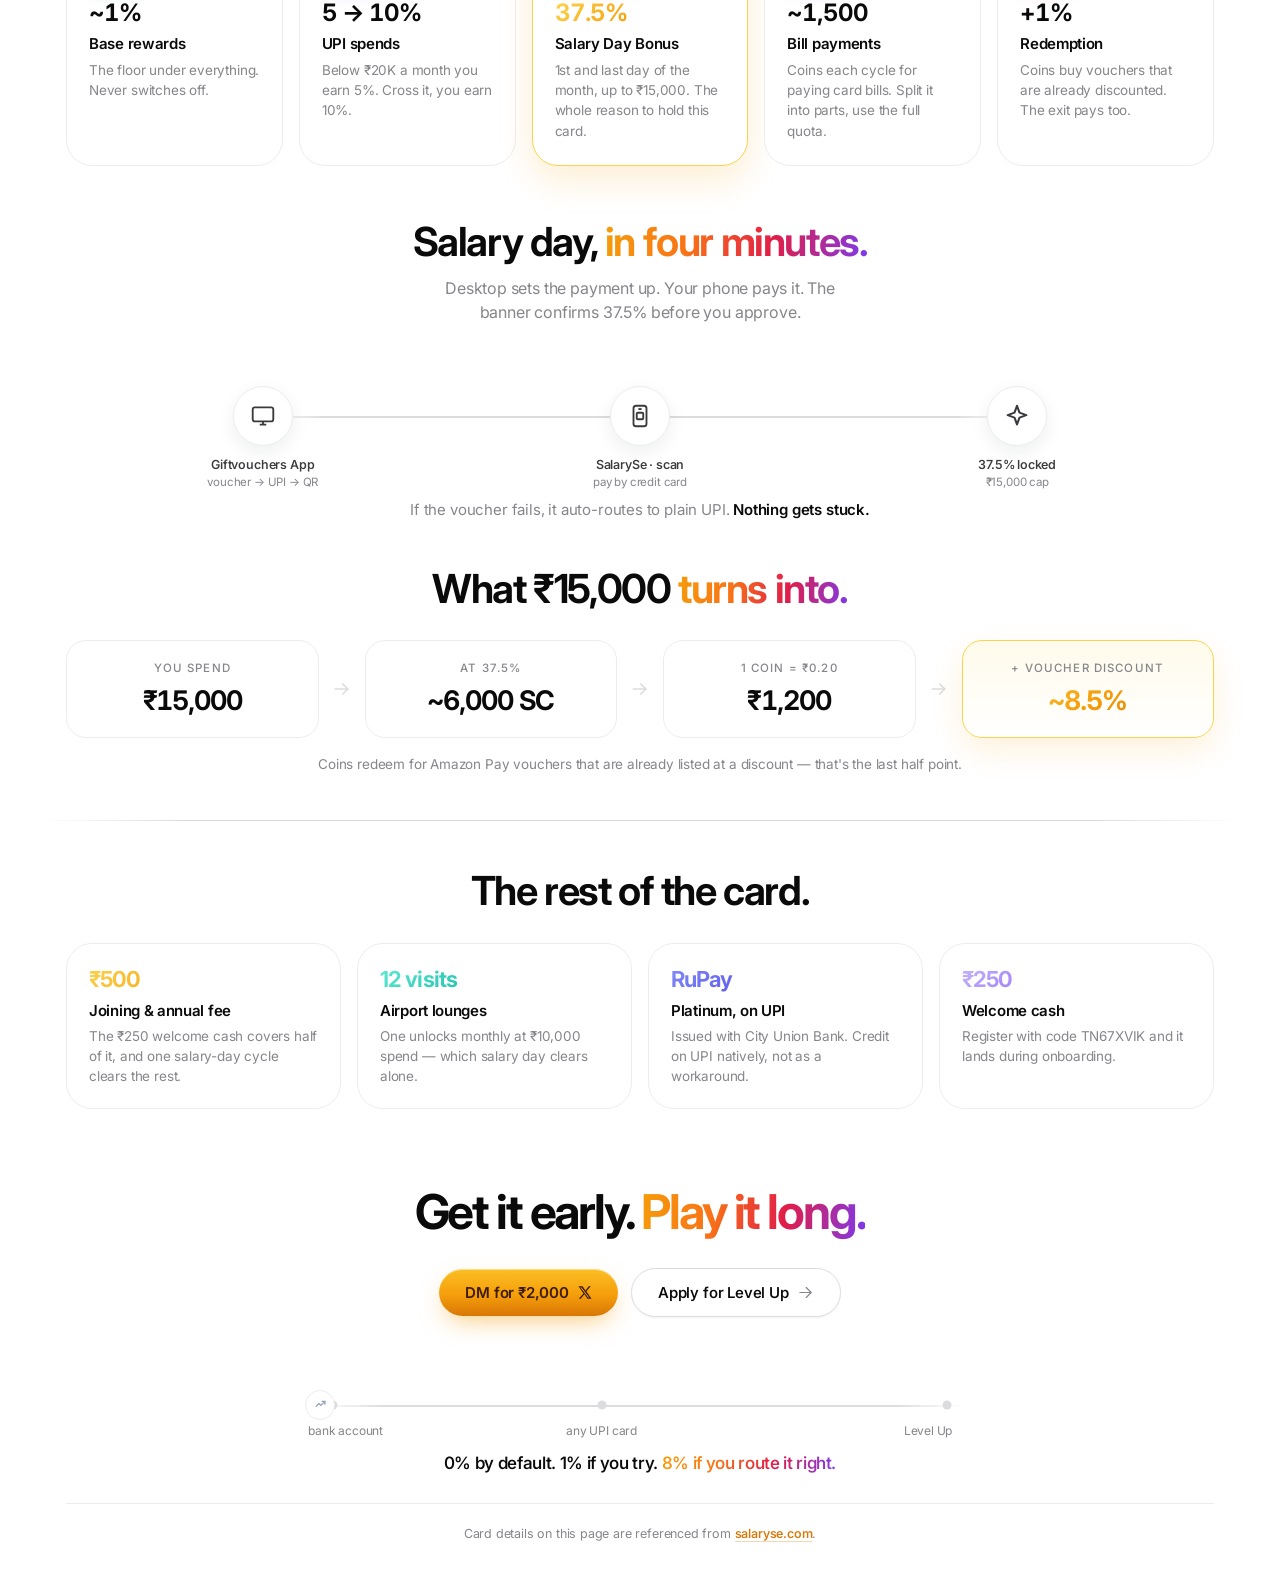
<file: salaryse/index.html>
<!DOCTYPE html>
<html lang="en">
<head>
<meta charset="UTF-8" />
<meta name="viewport" content="width=device-width, initial-scale=1.0" />
<meta name="description" content="SalarySe Level Up: the RuPay UPI credit card. 37.5% on salary days, ~8% effective. Apply via my link and DM @YourCardJourney for Rs 2,000 back." />
<meta property="og:title" content="Level Up Card" />
<meta property="og:description" content="UPI credit card with 37.5% on salary days. Plus Rs 2,000 from me on every approved application." />
<meta property="og:type" content="article" />
<meta property="og:url" content="https://yourcardjourney.store/salaryse/" />
<meta name="twitter:card" content="summary_large_image" />
<meta name="twitter:site" content="@YourCardJourney" />
<link rel="canonical" href="https://yourcardjourney.store/salaryse/" />
<link rel="icon" type="image/svg+xml" href="../favicon.svg" />
<title>Level Up Card</title>
<link rel="preconnect" href="https://fonts.googleapis.com">
<link rel="preconnect" href="https://fonts.gstatic.com" crossorigin>
<link rel="stylesheet" href="https://fonts.googleapis.com/css2?family=Inter:wght@400;450;500;550;600;680;800&display=swap">
<style>
/* ============================================================
   SalarySe Level Up — YourCardJourney
   Built on the store's design system: white ground, ruled grid,
   soft washes, pill eyebrows, gradient tiles, hover vignettes.
   Own hue: amber/gold (the card) + indigo (the app).
   ============================================================ */

:root{
  --bg:#ffffff;
  --bg-soft:#fafafa;
  --tile:#f4f4f5;
  --ink:#0a0a0b;
  --ink-2:#3a3a3d;
  --muted:#86868b;
  --line:#ececed;
  --line-2:#dcdcde;
  --radius:26px;
  --radius-sm:16px;
  --max:1200px;
  --ease:cubic-bezier(0.22,1,0.36,1);
  --font:"Inter",-apple-system,BlinkMacSystemFont,"SF Pro Display","Segoe UI",sans-serif;

  --gold:#f59e0b;
  --gold-2:#d97706;
  --indigo:#4f46e5;
  --grad-gold:linear-gradient(140deg,#fcd34d 0%,#f59e0b 52%,#d97706 100%);
  --grad-indigo:linear-gradient(140deg,#818cf8 0%,#4f46e5 55%,#4338ca 100%);
  --grad-teal:linear-gradient(140deg,#5eead4 0%,#14b8a6 55%,#0d9488 100%);
  --grad-rose:linear-gradient(140deg,#fda4af 0%,#f43f5e 52%,#e11d48 100%);
  --grad-violet:linear-gradient(140deg,#c4b5fd 0%,#8b5cf6 55%,#6d28d9 100%);
  --grad-green:linear-gradient(140deg,#6ee7b7 0%,#10b981 55%,#047857 100%);
}

*{box-sizing:border-box;margin:0;padding:0}
html{scroll-behavior:smooth;-webkit-text-size-adjust:100%}
body{
  font-family:var(--font);
  background:var(--bg);
  color:var(--ink);
  letter-spacing:-0.011em;
  -webkit-font-smoothing:antialiased;
  text-rendering:optimizeLegibility;
  overflow-x:hidden;
  position:relative;
}

/* ---------- ambient: ruled grid + soft washes (store background) ---------- */
body::before{
  content:"";position:fixed;inset:0;z-index:-2;pointer-events:none;
  background-image:
    linear-gradient(to right, rgba(15,23,42,0.055) 1px, transparent 1px),
    linear-gradient(to bottom, rgba(15,23,42,0.055) 1px, transparent 1px);
  background-size:46px 46px;
}
body::after{
  content:"";position:fixed;inset:0;z-index:-1;pointer-events:none;
  background:
    radial-gradient(54% 46% at 16% 2%,  rgba(251,191,36,0.26), transparent 70%),
    radial-gradient(52% 48% at 88% 4%,  rgba(129,140,248,0.24), transparent 72%),
    radial-gradient(70% 30% at 50% 0%,  rgba(253,224,171,0.20), transparent 78%),
    radial-gradient(60% 50% at 50% 96%, rgba(129,140,248,0.10), transparent 75%);
  filter:blur(2px);
}

a{color:inherit;text-decoration:none}
::selection{background:var(--ink);color:#fff}
:focus-visible{outline:2px solid var(--gold);outline-offset:3px;border-radius:10px}
.tnum{font-variant-numeric:tabular-nums}

/* ============================================================ NAV */
.nav{position:sticky;top:0;z-index:50;background:transparent;
  border-bottom:1px solid transparent;
  transition:border-color .4s var(--ease),background .4s var(--ease),backdrop-filter .4s var(--ease)}
.nav.scrolled{background:rgba(255,255,255,.78);backdrop-filter:saturate(180%) blur(18px);border-bottom-color:var(--line)}
.nav-inner{max-width:var(--max);margin:0 auto;padding:14px 26px;display:flex;align-items:center;justify-content:space-between;gap:16px}
.brand{display:inline-flex;align-items:center;gap:11px;transition:transform .3s var(--ease)}
.brand:hover{transform:translateY(-1px)}
.brand:active{transform:translateY(0)}
.mk-rise{stroke-dasharray:100;stroke-dashoffset:0}
.brand:hover .mk-rise{stroke-dashoffset:100;animation:mk-redraw .7s var(--ease) .02s}
@keyframes mk-redraw{from{stroke-dashoffset:100}to{stroke-dashoffset:0}}
.brand:hover .brand-word em{color:var(--ink-2)}
.brand-word em{transition:color .3s var(--ease)}
.brand-mark{width:34px;height:34px;flex:0 0 auto}
.brand-mark svg{width:100%;height:100%;display:block}
.brand-word{font-size:16px;font-weight:600;letter-spacing:-.03em;line-height:1.1}
.brand-word em{font-style:normal;color:var(--gold-2)}
.brand-tag{display:block;font-size:11px;color:var(--muted);letter-spacing:.01em;font-weight:450}
.nav-links{display:flex;align-items:center;gap:20px}
.nav-links a{font-size:14px;font-weight:500;color:var(--muted);transition:color .3s var(--ease)}
.nav-links a:hover{color:var(--ink)}
.nav-apply{
  display:inline-flex;align-items:center;gap:7px;padding:9px 17px;border-radius:999px;
  background:linear-gradient(180deg,#fbbf24,#f59e0b 55%,#d97706);color:#3d1d02 !important;
  font-size:14px;font-weight:600;
  box-shadow:0 6px 18px -6px rgba(245,158,11,.6),inset 0 1px 0 rgba(255,255,255,.45);
  transition:transform .3s var(--ease),box-shadow .3s var(--ease)}
.nav-apply:hover{transform:translateY(-2px);box-shadow:0 12px 26px -6px rgba(245,158,11,.75),inset 0 1px 0 rgba(255,255,255,.5)}

/* ============================================================ SHARED */
.section{max-width:var(--max);margin:0 auto;padding:34px 26px}
.section-head{text-align:center;margin-bottom:30px}
.section-head h2{font-size:clamp(26px,3.6vw,40px);font-weight:660;letter-spacing:-.035em;line-height:1.08}
.section-head p{margin:13px auto 0;max-width:430px;color:var(--muted);font-size:16px;line-height:1.5}
.rule{border:0;height:1px;max-width:var(--max);margin:14px auto;
  background:linear-gradient(90deg,transparent,var(--line-2) 12%,var(--line-2) 88%,transparent)}

.eyebrow{display:inline-flex;align-items:center;gap:8px;font-size:12.5px;font-weight:500;
  letter-spacing:.04em;text-transform:uppercase;color:var(--muted);
  padding:7px 14px;border:1px solid var(--line);border-radius:999px;background:rgba(255,255,255,.6)}
.eyebrow .dot{width:6px;height:6px;border-radius:50%;background:var(--gold);animation:pulse 2.4s var(--ease) infinite}
@keyframes pulse{0%,100%{opacity:1;transform:scale(1)}50%{opacity:.35;transform:scale(.75)}}

.grad-word{font-style:normal;
  background:linear-gradient(100deg,#f59e0b 0%,#f97316 32%,#e11d48 64%,#7c3aed 100%);
  -webkit-background-clip:text;background-clip:text;-webkit-text-fill-color:transparent;color:transparent}

.btn{display:inline-flex;align-items:center;gap:8px;padding:14px 26px;border-radius:999px;
  font-size:15px;font-weight:550;
  transition:transform .3s var(--ease),box-shadow .3s var(--ease),background .3s var(--ease),border-color .3s var(--ease)}
.btn .arw{transition:transform .3s var(--ease)}
.btn:hover .arw{transform:translateX(4px)}
/* the offer carries the colour — it is the thing worth clicking */
.btn-offer{background:linear-gradient(180deg,#fbbf24,#f59e0b 55%,#d97706);color:#3d1d02;font-weight:600;
  box-shadow:0 10px 26px -8px rgba(245,158,11,.6),inset 0 1px 0 rgba(255,255,255,.45)}
.btn-offer:hover{transform:translateY(-2px);box-shadow:0 16px 34px -10px rgba(245,158,11,.75),inset 0 1px 0 rgba(255,255,255,.5)}
/* apply stays quiet beside it */
.btn-plain{color:var(--ink);border:1px solid var(--line-2);background:var(--bg);box-shadow:0 1px 2px rgba(0,0,0,.05)}
.btn-plain .arw{color:var(--muted)}
.btn-plain:hover{transform:translateY(-2px);border-color:var(--muted);box-shadow:0 12px 26px rgba(15,23,42,.1)}
.btn-ghost{color:var(--ink-2);font-weight:500}
.btn-ghost:hover{color:var(--ink)}

.js .reveal{opacity:0;transform:translateY(22px);
  transition:opacity .75s var(--ease),transform .75s var(--ease)}
.js .reveal.in{opacity:1;transform:none}

/* ============================================================ HERO */
.hero{max-width:var(--max);margin:0 auto;padding:44px 26px 20px;position:relative;text-align:center}
.hero>*:not(.hero-fx){position:relative;z-index:2}

.hero-fx{position:absolute;inset:-10px 0 0;z-index:0;pointer-events:none;overflow:hidden;color:#0f172a}
.hero-fx .fx{position:absolute;opacity:.15;
  animation:fx-tumble 14s linear infinite, fx-float 7s ease-in-out infinite alternate}
.hero-fx .fx path,.hero-fx .fx circle,.hero-fx .fx rect,.hero-fx .fx line{vector-effect:non-scaling-stroke}
@keyframes fx-tumble{to{rotate:360deg}}
@keyframes fx-float{to{translate:0 -18px}}
.fx-coin{top:11%;left:6%;width:70px;height:70px;animation-duration:15s,7s}
.fx-qr{top:56%;left:11%;width:56px;height:56px;animation-duration:12s,9s;animation-direction:reverse,alternate}
.fx-rupee{top:15%;right:7%;width:62px;height:62px;animation-duration:13s,8s;animation-direction:reverse,alternate}
.fx-spark{top:60%;right:10%;width:58px;height:58px;animation-duration:10s,6.5s}
.fx-lounge{top:37%;left:1.5%;width:80px;height:80px;opacity:.11;animation-duration:18s,11s}
.fx-upi{top:40%;right:1.5%;width:60px;height:60px;animation-duration:12s,7.5s;animation-direction:reverse,alternate}

.hero h1{margin-top:26px;font-size:clamp(38px,6.2vw,70px);font-weight:680;line-height:1.02;letter-spacing:-.045em}
.hero h1 .line{display:block;overflow:hidden}
.hero h1 .line span{display:inline-block;will-change:transform}
.js .hero h1 .line span{transform:translateY(108%);animation:rise .95s var(--ease) forwards}
.js .hero h1 .line:nth-child(1) span{animation-delay:.10s}
.js .hero h1 .line:nth-child(2) span{animation-delay:.19s}
@keyframes rise{to{transform:translateY(0)}}

.hero-sub{margin:30px auto 0;max-width:580px}
.js .hero-sub>*{opacity:0;transform:translateY(14px);animation:story-in .8s var(--ease) forwards}
.js .hero-sub>*:nth-child(1){animation-delay:.42s}
.js .hero-sub>*:nth-child(2){animation-delay:.58s}
.js .hero-sub>*:nth-child(3){animation-delay:.76s}
.js .hero-sub>*:nth-child(4){animation-delay:.94s}
@keyframes story-in{to{opacity:1;transform:translateY(0)}}
.story-open{font-size:17px;color:var(--muted);line-height:1.5}
.hero-accent{margin-top:10px;font-size:19px;line-height:1.45;display:flex;justify-content:center;gap:9px;flex-wrap:wrap}
.esc-1{font-weight:450;color:var(--muted)}
.esc-2{font-weight:600;color:var(--ink-2)}
.esc-3{font-weight:680;background:linear-gradient(100deg,#f59e0b,#f97316 55%,#e11d48);
  -webkit-background-clip:text;background-clip:text;-webkit-text-fill-color:transparent}
.built-label{margin-top:26px;font-size:11.5px;letter-spacing:.13em;text-transform:uppercase;color:var(--muted);
  display:flex;align-items:center;justify-content:center;gap:12px;font-weight:500}
.built-label::before,.built-label::after{content:"";height:1px;width:38px;background:var(--line-2)}

.hero-pills{margin-top:16px;display:flex;justify-content:center;flex-wrap:wrap;gap:9px}
.pill{display:inline-flex;align-items:center;gap:8px;padding:8px 15px 8px 8px;border-radius:999px;
  border:1px solid var(--line);background:rgba(255,255,255,.72);font-size:14px;font-weight:500;
  transition:transform .3s var(--ease),border-color .3s var(--ease),box-shadow .3s var(--ease)}
.pill:hover{transform:translateY(-2px);border-color:var(--line-2);box-shadow:0 10px 22px rgba(0,0,0,.06)}
.pill-chk{width:26px;height:26px;border-radius:50%;background:var(--grad,var(--grad-gold));
  display:flex;align-items:center;justify-content:center;color:#fff;flex:0 0 auto;
  box-shadow:inset 0 1px 0 rgba(255,255,255,.5)}
.pill-chk svg{width:15px;height:15px;overflow:visible}
.pz-coin{transform-box:view-box;transform-origin:12px 12px;animation:pz-flip 3.4s var(--ease) infinite}
@keyframes pz-flip{0%,58%{transform:rotateY(0)}72%{transform:rotateY(180deg)}100%{transform:rotateY(360deg)}}
.pz-up{animation:pz-lift 2.6s var(--ease) infinite}
@keyframes pz-lift{0%,100%{transform:translateY(1.2px)}50%{transform:translateY(-1.6px)}}
.pz-seat{transform-box:view-box;transform-origin:12px 18px;animation:pz-rock 3.6s var(--ease) infinite}
@keyframes pz-rock{0%,100%{transform:rotate(-3deg)}50%{transform:rotate(3deg)}}

.hero-cta{margin-top:32px;display:flex;gap:13px;justify-content:center;align-items:center;flex-wrap:wrap}

/* ============================================================ TICKET (the ₹2,000) */
.ticket-wrap{max-width:var(--max);margin:0 auto;padding:26px 26px 10px;
  display:grid;grid-template-columns:1.02fr .98fr;gap:44px;align-items:center}
.ticket-copy .eyebrow{margin-bottom:20px}
.ticket-copy h2{font-size:clamp(28px,3.9vw,44px);font-weight:660;letter-spacing:-.04em;line-height:1.06}
.ticket-copy>p{margin-top:16px;color:var(--muted);font-size:16.5px;line-height:1.55;max-width:44ch}
.tsteps{margin-top:24px;display:flex;flex-direction:column;gap:2px}
.tstep{display:grid;grid-template-columns:30px 1fr;gap:14px;align-items:start;padding:12px 0;
  border-top:1px solid var(--line)}
.tstep:last-child{border-bottom:1px solid var(--line)}
.tstep-n{width:26px;height:26px;border-radius:50%;background:var(--ink);color:#fff;
  font-size:12px;font-weight:600;display:flex;align-items:center;justify-content:center;margin-top:1px}
.tstep h4{font-size:15.5px;font-weight:600;letter-spacing:-.02em}
.tstep p{margin-top:3px;font-size:14px;color:var(--muted);line-height:1.5}
.tstep code{font-family:var(--font);font-weight:680;letter-spacing:.06em;font-size:13.5px;
  background:#eef2ff;color:#3730a3;border:1px solid #c7d2fe;border-radius:7px;padding:2px 8px;
  display:inline-block;margin-top:6px}
.tstep a{color:var(--gold-2);font-weight:550;border-bottom:1px solid rgba(217,119,6,.35)}

.ticket-art{display:flex;justify-content:center}
.ticket{width:min(430px,92%);filter:drop-shadow(0 26px 50px rgba(217,119,6,.22));
  transition:transform .5s var(--ease)}
.ticket:hover{transform:translateY(-6px) rotate(-.6deg)}
.ticket svg{width:100%;height:auto;display:block}
.tk-coin{animation:tk-drop 3.6s var(--ease) infinite}
.tk-coin.c2{animation-delay:.5s}
.tk-coin.c3{animation-delay:1s}
@keyframes tk-drop{
  0%{opacity:0;transform:translateY(-26px)}
  16%{opacity:1}
  40%{transform:translateY(0)}
  70%{opacity:1;transform:translateY(0)}
  86%,100%{opacity:0;transform:translateY(0)}
}
.tk-ray{animation:tk-turn 26s linear infinite;transform-box:view-box;transform-origin:112px 96px}
@keyframes tk-turn{to{transform:rotate(360deg)}}
.tk-shine{animation:tk-sweep 5.5s ease-in-out 1s infinite}
@keyframes tk-sweep{0%,66%{transform:translateX(-140px)}88%,100%{transform:translateX(420px)}}

/* ============================================================ PROOF COUNTERS */
.proof{max-width:var(--max);margin:0 auto;padding:20px 26px 34px}
.proof-grid{display:grid;grid-template-columns:repeat(4,1fr);gap:16px}
.pcard{position:relative;background:rgba(255,255,255,.72);border:1px solid var(--line);
  border-radius:var(--radius);padding:22px 24px;overflow:hidden;
  transition:transform .4s var(--ease),border-color .4s var(--ease),box-shadow .4s var(--ease)}
.pcard:hover{transform:translateY(-5px);border-color:var(--line-2);box-shadow:0 18px 42px var(--glow,rgba(0,0,0,.07))}
.pcard .pv{font-size:clamp(28px,3.5vw,38px);font-weight:680;letter-spacing:-.045em;line-height:1;
  font-variant-numeric:tabular-nums;
  background:var(--grad,var(--grad-gold));-webkit-background-clip:text;background-clip:text;-webkit-text-fill-color:transparent}
.pcard .pk{margin-top:10px;font-size:13.5px;color:var(--muted);line-height:1.45}
.pcard .spark{position:absolute;right:18px;bottom:14px;width:64px;height:26px;opacity:.5}
.spark path{fill:none;stroke:var(--sp,#f59e0b);stroke-width:2;stroke-linecap:round;stroke-linejoin:round}
.spark .sp-line{stroke-dasharray:120}
.pcard.in .spark .sp-line{animation:sp-draw 1.1s .25s var(--ease) both}
@keyframes sp-draw{from{stroke-dashoffset:120}to{stroke-dashoffset:0}}

/* ============================================================ STACK GRID */
.stack{position:relative;padding-bottom:20px}
.flow-line{position:absolute;top:6px;bottom:40px;left:50%;width:2px;transform:translateX(-1px);
  background:linear-gradient(180deg,transparent,var(--line) 8%,var(--line) 92%,transparent);
  overflow:hidden;z-index:0;pointer-events:none}
.flow-line::after{content:"";position:absolute;left:0;width:2px;height:130px;top:-130px;
  background:linear-gradient(180deg,transparent,rgba(245,158,11,.9),transparent);
  animation:flow 3.6s linear infinite}
@keyframes flow{0%{top:-130px}100%{top:100%}}

.grid{position:relative;z-index:1;display:grid;grid-template-columns:repeat(5,1fr);gap:16px}
.card{position:relative;background:var(--bg);border:1px solid var(--line);border-radius:var(--radius);
  padding:22px 22px 24px;min-height:196px;overflow:hidden;cursor:default;
  transition:opacity .7s var(--ease),transform .7s var(--ease),border-color .4s var(--ease),box-shadow .4s var(--ease)}
.js .card{opacity:0;transform:translateY(26px)}
.js .card.in{opacity:1;transform:translateY(0)}
.card:hover{border-color:var(--line-2);box-shadow:0 18px 42px var(--glow,rgba(0,0,0,.07));transform:translateY(-5px)}
.card.hero-layer{border-color:#fcd34d;box-shadow:0 14px 34px rgba(245,158,11,.18)}
.tile{width:54px;height:54px;border-radius:var(--radius-sm);background:var(--grad,var(--tile));
  display:flex;align-items:center;justify-content:center;color:#fff;
  box-shadow:0 8px 18px var(--glow,rgba(0,0,0,.14)),inset 0 1px 0 rgba(255,255,255,.45);
  transition:transform .4s var(--ease),box-shadow .4s var(--ease),filter .4s var(--ease)}
.tile svg{width:27px;height:27px;display:block;overflow:visible}
.card:hover .tile{transform:translateY(-2px) scale(1.05);filter:brightness(1.06) saturate(1.05);
  box-shadow:0 12px 26px var(--glow,rgba(0,0,0,.2)),inset 0 1px 0 rgba(255,255,255,.55)}
.card .idx{position:absolute;top:24px;right:24px;font-size:12px;font-weight:500;color:var(--line-2);
  font-variant-numeric:tabular-nums;transition:color .4s var(--ease)}
.card:hover .idx{color:var(--muted)}
.card .rate{margin-top:20px;font-size:24px;font-weight:680;letter-spacing:-.04em;line-height:1;
  font-variant-numeric:tabular-nums}
.card h3{margin-top:9px;font-size:15px;font-weight:600;letter-spacing:-.02em}
.card p{margin-top:7px;font-size:13.5px;line-height:1.5;color:var(--muted)}

/* tile vignettes */
.an-flip{transform-box:view-box;transform-origin:12px 12px}
.card:hover .an-flip{animation:an-spin .8s var(--ease)}
@keyframes an-spin{to{transform:rotateY(360deg)}}
.an-arrow{stroke-dasharray:60}
.card:hover .an-arrow{animation:an-write .5s var(--ease) both}
.card:hover .an-a2{animation-delay:.12s}
@keyframes an-write{from{stroke-dashoffset:60}to{stroke-dashoffset:0}}
.an-burst{transform-box:view-box;transform-origin:12px 12px}
.card:hover .an-burst{animation:an-pop .7s var(--ease)}
@keyframes an-pop{35%{transform:scale(1.24)}70%{transform:scale(.94)}100%{transform:scale(1)}}
.an-split{transform-box:view-box}
.card:hover .an-sp1{animation:an-left .6s var(--ease)}
.card:hover .an-sp2{animation:an-right .6s var(--ease)}
@keyframes an-left{50%{transform:translateX(-2.4px)}100%{transform:none}}
@keyframes an-right{50%{transform:translateX(2.4px)}100%{transform:none}}
.an-tag{transform-box:view-box;transform-origin:12px 12px}
.card:hover .an-tag{animation:an-wig .7s var(--ease)}
@keyframes an-wig{25%{transform:rotate(-12deg)}60%{transform:rotate(8deg)}100%{transform:rotate(0)}}

/* ============================================================ SALARY DAY TRACK */
.track-sec{max-width:var(--max);margin:0 auto;padding:34px 26px}
.track{position:relative;margin:34px auto 0;max-width:820px;height:120px}
.track-rail{position:absolute;left:4%;right:4%;top:58px;height:2px;
  background:linear-gradient(90deg,transparent,var(--line-2) 8%,var(--line-2) 92%,transparent)}
.track-fill{position:absolute;left:4%;top:58px;height:2px;width:0;
  background:linear-gradient(90deg,#818cf8,#f59e0b);animation:tf 7s var(--ease) infinite}
@keyframes tf{0%{width:0}42%{width:calc(92% - 0px)}72%,100%{width:calc(92% - 0px)}}
.tnode{position:absolute;top:58px;transform:translate(-50%,-50%);width:60px;height:60px;border-radius:50%;
  background:#fff;border:1px solid var(--line);display:flex;align-items:center;justify-content:center;
  color:var(--ink-2);box-shadow:0 6px 18px rgba(15,23,42,.07);transition:none}
.tnode svg{width:26px;height:26px}
.tnode .tlabel{position:absolute;top:70px;left:50%;transform:translateX(-50%);white-space:nowrap;
  font-size:12.5px;font-weight:550;color:var(--ink-2)}
.tnode .tsub{position:absolute;top:88px;left:50%;transform:translateX(-50%);white-space:nowrap;
  font-size:11.5px;color:var(--muted)}
.tn1{left:4%;animation:tlit 7s infinite}
.tn2{left:50%;animation:tlit 7s infinite;animation-delay:1.2s}
.tn3{left:96%;animation:tlit-gold 7s infinite;animation-delay:2.6s}
@keyframes tlit{0%,6%{border-color:var(--line);color:var(--ink-2);box-shadow:0 6px 18px rgba(15,23,42,.07)}
  14%,64%{border-color:#a5b4fc;color:#4f46e5;box-shadow:0 10px 26px rgba(79,70,229,.22)}
  80%,100%{border-color:var(--line);color:var(--ink-2);box-shadow:0 6px 18px rgba(15,23,42,.07)}}
@keyframes tlit-gold{0%,26%{border-color:var(--line);color:var(--ink-2);box-shadow:0 6px 18px rgba(15,23,42,.07);transform:translate(-50%,-50%) scale(1)}
  36%,64%{border-color:#fcd34d;color:#d97706;box-shadow:0 12px 30px rgba(245,158,11,.32);transform:translate(-50%,-50%) scale(1.08)}
  80%,100%{border-color:var(--line);color:var(--ink-2);box-shadow:0 6px 18px rgba(15,23,42,.07);transform:translate(-50%,-50%) scale(1)}}
.tqr{position:absolute;top:58px;left:4%;width:26px;height:26px;transform:translate(-50%,-50%);
  color:#4f46e5;animation:tqr-run 7s var(--ease) infinite;opacity:0}
@keyframes tqr-run{0%{left:4%;opacity:0}8%{opacity:1}46%{left:96%;opacity:1}56%,100%{left:96%;opacity:0}}
.track-cap{margin-top:22px;text-align:center;font-size:15px;color:var(--muted)}
.track-cap b{color:var(--ink);font-weight:600}

/* ============================================================ MATH STRIP */
.math{max-width:var(--max);margin:0 auto;padding:14px 26px 34px}
.mrow{display:grid;grid-template-columns:1fr auto 1fr auto 1fr auto 1fr;gap:10px;align-items:center}
.mcell{background:rgba(255,255,255,.78);border:1px solid var(--line);border-radius:20px;padding:20px 18px;text-align:center;
  transition:transform .4s var(--ease),box-shadow .4s var(--ease),border-color .4s var(--ease)}
.mcell:hover{transform:translateY(-4px);border-color:var(--line-2);box-shadow:0 16px 34px rgba(15,23,42,.07)}
.mcell .mk{font-size:11.5px;letter-spacing:.1em;text-transform:uppercase;color:var(--muted);font-weight:500}
.mcell .mv{margin-top:9px;font-size:clamp(20px,2.5vw,27px);font-weight:680;letter-spacing:-.04em;font-variant-numeric:tabular-nums}
.mcell.out{border-color:#fcd34d;background:linear-gradient(180deg,#fffbeb,rgba(255,255,255,.8));
  box-shadow:0 12px 30px rgba(245,158,11,.15)}
.mcell.out .mv{background:var(--grad-gold);-webkit-background-clip:text;background-clip:text;-webkit-text-fill-color:transparent}
.marrow{width:26px;height:26px;color:var(--line-2);display:flex;align-items:center;justify-content:center}
.marrow svg{width:20px;height:20px;animation:mnudge 2.4s var(--ease) infinite}
@keyframes mnudge{0%,100%{transform:translateX(-2px);opacity:.55}50%{transform:translateX(2px);opacity:1}}
.math-note{margin-top:18px;text-align:center;font-size:13.5px;color:var(--muted)}

/* ============================================================ FACTS */
.facts{display:grid;grid-template-columns:repeat(4,1fr);gap:16px}
.fact{background:rgba(255,255,255,.7);border:1px solid var(--line);border-radius:var(--radius);padding:22px 22px;
  transition:transform .4s var(--ease),border-color .4s var(--ease),box-shadow .4s var(--ease)}
.fact:hover{transform:translateY(-4px);border-color:var(--line-2);box-shadow:0 16px 34px rgba(15,23,42,.07)}
.fact .fk{font-size:22px;font-weight:680;letter-spacing:-.04em;
  background:var(--grad,var(--grad-gold));-webkit-background-clip:text;background-clip:text;-webkit-text-fill-color:transparent}
.fact h4{margin-top:9px;font-size:15px;font-weight:600;letter-spacing:-.02em}
.fact p{margin-top:6px;font-size:13.5px;color:var(--muted);line-height:1.5}

/* ============================================================ FINAL */
.final{max-width:var(--max);margin:0 auto;padding:44px 26px 10px;text-align:center}
.final h2{font-size:clamp(28px,4.2vw,48px);font-weight:680;letter-spacing:-.045em;line-height:1.05}
.final p{margin:16px auto 0;max-width:480px;color:var(--muted);font-size:16.5px;line-height:1.55}
.final .hero-cta{margin-top:30px}
/* ============================================================ FOOTER */
.footer{max-width:var(--max);margin:0 auto;padding:40px 26px 54px}
.boost{position:relative;height:74px;max-width:640px;margin:0 auto}
.boost-rail{position:absolute;left:0;right:0;top:38px;height:2px;
  background:linear-gradient(90deg,transparent,var(--line-2) 10%,var(--line-2) 90%,transparent)}
.boost-dot{position:absolute;top:38px;width:30px;height:30px;transform:translate(-50%,-50%);
  border-radius:50%;background:#fff;border:1px solid var(--line);display:flex;align-items:center;justify-content:center;
  animation:boost-run 9s var(--ease) infinite;color:#94a3b8}
.boost-dot svg{width:15px;height:15px}
@keyframes boost-run{
  0%{left:2%;color:#94a3b8;border-color:var(--line);box-shadow:none}
  38%{left:44%;color:#f59e0b;border-color:#fcd34d;box-shadow:0 8px 22px rgba(245,158,11,.3)}
  70%,100%{left:98%;color:#e11d48;border-color:#fecdd3;box-shadow:0 10px 26px rgba(225,29,72,.28)}
}
.boost-mark{position:absolute;top:38px;transform:translate(-50%,-50%);width:9px;height:9px;border-radius:50%;
  background:var(--line-2)}
.boost-mark.m1{left:2%}
.boost-mark.m2{left:44%}
.boost-mark.m3{left:98%}
.boost-lab{position:absolute;top:56px;transform:translateX(-50%);font-size:12px;color:var(--muted);white-space:nowrap}
.boost-lab.m1{left:4%}
.boost-lab.m2{left:44%}
.boost-lab.m3{left:95%}
.boost-cap{margin-top:12px;text-align:center;font-size:17px;font-weight:550;letter-spacing:-.02em}
.foot-meta{margin-top:30px;padding-top:22px;border-top:1px solid var(--line);text-align:center}
.foot-ref{font-size:12.5px;color:var(--muted)}
.foot-ref a{color:var(--gold-2);font-weight:550;border-bottom:1px solid rgba(217,119,6,.3);
  transition:border-color .3s var(--ease)}
.foot-ref a:hover{border-bottom-color:var(--gold-2)}

/* ============================================================ RESPONSIVE */
@media (max-width:1000px){
  .grid{grid-template-columns:repeat(3,1fr)}
  .proof-grid,.facts{grid-template-columns:repeat(2,1fr)}
  .ticket-wrap{grid-template-columns:1fr;gap:34px}
  .ticket-copy{text-align:center}
  .ticket-copy .tstep{text-align:left}
  .ticket-copy>p{margin-left:auto;margin-right:auto}
  .mrow{grid-template-columns:1fr 1fr;gap:12px}
  .marrow{display:none}
}
@media (max-width:640px){
  .grid{grid-template-columns:1fr 1fr}
  .card{min-height:0}
  .nav-inner{padding:12px 18px}
  .nav-links a.nav-hide{display:none}
  .brand-tag{display:none}
  .brand-word{font-size:15px}
  .brand-mark{width:30px;height:30px}
  .nav-apply{padding:8px 15px;font-size:13.5px}
  .track{height:150px}
  .tnode{width:50px;height:50px}
  .tnode .tlabel{font-size:11.5px}
  .tnode .tsub{display:none}
  .track-rail{left:16%;right:16%}
  .track-fill{left:16%;animation-name:tf-narrow}
  .tn1{left:16%}
  .tn3{left:84%}
  .tqr{animation-name:tqr-narrow}
  @keyframes tf-narrow{0%{width:0}42%{width:68%}72%,100%{width:68%}}
  @keyframes tqr-narrow{0%{left:16%;opacity:0}8%{opacity:1}46%{left:84%;opacity:1}56%,100%{left:84%;opacity:0}}
  .boost-lab{font-size:11px}
}
@media (max-width:420px){
  .grid{grid-template-columns:1fr}
  .proof-grid,.facts{grid-template-columns:1fr}
}
@media (prefers-reduced-motion:reduce){
  *{animation:none !important;transition:none !important}
  .js .reveal,.js .card{opacity:1 !important;transform:none !important}
  .js .hero h1 .line span,.js .hero-sub>*{opacity:1 !important;transform:none !important}
  html{scroll-behavior:auto}
}
</style>
</head>
<body>

<!-- ============================ NAV ============================ -->
<nav class="nav" id="nav">
  <div class="nav-inner">
    <a class="brand" href="https://yourcardjourney.store/" rel="noopener" aria-label="YourCardJourney &mdash; go to home">
      <span class="brand-mark" aria-hidden="true">
        <svg viewBox="0 0 48 48">
          <rect x="1" y="1" width="46" height="46" rx="13" fill="#0a0a0b"></rect>
          <g fill="none" stroke="#fff" stroke-width="2" stroke-linecap="round" stroke-linejoin="round">
            <rect x="9" y="20" width="22" height="15" rx="3.2"></rect>
            <path d="M9 25.5h22"></path>
            <path class="mk-rise" pathLength="100" d="M15 31.5L36 12"></path>
            <path d="M36 12L29.5 12M36 12L36 18.5"></path>
          </g>
        </svg>
      </span>
      <span>
        <span class="brand-word">YourCard<em>Journey</em></span>
        <span class="brand-tag">One place &middot; Every card tool</span>
      </span>
    </a>
    <div class="nav-links">
      <a class="nav-hide" href="#stack">Rewards</a>
      <a class="nav-apply" href="#offer">&#8377;2,000 offer</a>
    </div>
  </div>
</nav>

<main>
  <!-- ============================ HERO ============================ -->
  <section class="hero">
    <div class="hero-fx" aria-hidden="true">
      <svg class="fx fx-coin" viewBox="0 0 24 24" fill="none" stroke="currentColor" stroke-width="1.4">
        <circle cx="12" cy="12" r="9"></circle><circle cx="12" cy="12" r="5.6"></circle>
      </svg>
      <svg class="fx fx-qr" viewBox="0 0 24 24" fill="none" stroke="currentColor" stroke-width="1.4" stroke-linejoin="round">
        <rect x="3" y="3" width="7" height="7" rx="1.4"></rect><rect x="14" y="3" width="7" height="7" rx="1.4"></rect>
        <rect x="3" y="14" width="7" height="7" rx="1.4"></rect><path d="M14 14h3v3h-3zM19 19h2v2h-2z"></path>
      </svg>
      <svg class="fx fx-rupee" viewBox="0 0 24 24" fill="none" stroke="currentColor" stroke-width="1.4" stroke-linecap="round">
        <path d="M7 4h10M7 8.5h10M7 13h5c3 0 5-1.9 5-4.3M7 13l8 7"></path>
      </svg>
      <svg class="fx fx-spark" viewBox="0 0 24 24" fill="none" stroke="currentColor" stroke-width="1.4" stroke-linejoin="round">
        <path d="M12 2.5l2.4 6.6 6.6 2.4-6.6 2.4L12 20.5l-2.4-6.6L3 11.5l6.6-2.4z"></path>
      </svg>
      <svg class="fx fx-lounge" viewBox="0 0 24 24" fill="none" stroke="currentColor" stroke-width="1.3" stroke-linecap="round" stroke-linejoin="round">
        <path d="M4 11V8a2 2 0 0 1 4 0v3M16 11V8a2 2 0 0 1 4 0v3"></path>
        <rect x="3" y="11" width="18" height="6" rx="2"></rect><path d="M6 17v3M18 17v3"></path>
      </svg>
      <svg class="fx fx-upi" viewBox="0 0 24 24" fill="none" stroke="currentColor" stroke-width="1.4" stroke-linecap="round" stroke-linejoin="round">
        <path d="M4 6.5 11 12l-7 5.5"></path><path d="M12 6.5 19 12l-7 5.5"></path>
      </svg>
    </div>

    <span class="eyebrow"><span class="dot"></span> Sunrise phase</span>

    <h1>
      <span class="line"><span>Your UPI spends</span></span>
      <span class="line"><span>should be <em class="grad-word">paying you back.</em></span></span>
    </h1>

    <div class="hero-sub">
      <p class="story-open">Same salary. Same groceries. Same QR codes.</p>
      <p class="hero-accent"><span class="esc-1">1% somewhere.</span> <span class="esc-2">5% somewhere.</span> <span class="esc-3">7.5% here.</span></p>
      <p class="built-label">What the card is</p>
      <div class="hero-pills">
        <span class="pill" style="--grad:var(--grad-gold)">
          <span class="pill-chk"><svg viewBox="0 0 24 24" fill="none" stroke="currentColor" stroke-width="2" stroke-linecap="round"><g class="pz-coin"><circle cx="12" cy="12" r="7.6"></circle><path d="M12 8.4v7.2M10 10.4h3.2M10 13.6h3.2"></path></g></svg></span>37.5% salary day
        </span>
        <span class="pill" style="--grad:var(--grad-indigo)">
          <span class="pill-chk"><svg viewBox="0 0 24 24" fill="none" stroke="currentColor" stroke-width="2.2" stroke-linecap="round" stroke-linejoin="round"><g class="pz-up"><path d="M5 15l4.6-4.6 3 3L19 7"></path><path d="M14.6 7H19v4.4"></path></g></svg></span>Works on UPI
        </span>
        <span class="pill" style="--grad:var(--grad-teal)">
          <span class="pill-chk"><svg viewBox="0 0 24 24" fill="none" stroke="currentColor" stroke-width="2" stroke-linecap="round" stroke-linejoin="round"><g class="pz-seat"><path d="M5 11V9a1.6 1.6 0 0 1 3.2 0v2M15.8 11V9A1.6 1.6 0 0 1 19 9v2"></path><rect x="4" y="11" width="16" height="5.4" rx="1.8"></rect></g></svg></span>12 lounges
        </span>
      </div>
    </div>

    <div class="hero-cta">
      <a class="btn btn-offer" href="#offer">
        Claim my &#8377;2,000
        <svg class="arw" viewBox="0 0 24 24" width="17" height="17" fill="none" stroke="currentColor" stroke-width="1.7" stroke-linecap="round" stroke-linejoin="round"><line x1="4" y1="12" x2="20" y2="12"></line><polyline points="13,5 20,12 13,19"></polyline></svg>
      </a>
      <a class="btn btn-plain" href="https://fastrack-apply.short.gy/level-up" target="_blank" rel="noopener">
        Apply for Level Up
        <svg class="arw" viewBox="0 0 24 24" width="17" height="17" fill="none" stroke="currentColor" stroke-width="1.7" stroke-linecap="round" stroke-linejoin="round"><line x1="4" y1="12" x2="20" y2="12"></line><polyline points="13,5 20,12 13,19"></polyline></svg>
      </a>
    </div>
  </section>

  <hr class="rule">

  <!-- ============================ THE ₹2,000 ============================ -->
  <section id="offer">
    <div class="ticket-wrap">
      <div class="ticket-copy reveal">
        <span class="eyebrow"><span class="dot"></span> My offer, not the bank's</span>
        <h2>Everyone shows you the card.<br>I hand you <em class="grad-word">&#8377;2,000</em> for taking it.</h2>
        <p>I get a referral benefit when you're approved. I give it back &mdash; some, to you.</p>

        <div class="tsteps">
          <div class="tstep">
            <span class="tstep-n">1</span>
            <div>
              <h4>Apply through my link</h4>
              <p><a href="https://fastrack-apply.short.gy/level-up" target="_blank" rel="noopener">fastrack-apply.short.gy/level-up</a> &mdash; it only tracks from here.</p>
            </div>
          </div>
          <div class="tstep">
            <span class="tstep-n">2</span>
            <div>
              <h4>Sign up with my code</h4>
              <p>In the SalarySe app. Adds &#8377;250 before you spend a rupee.</p>
              <code>TN67XVIK</code>
            </div>
          </div>
          <div class="tstep">
            <span class="tstep-n">3</span>
            <div>
              <h4>DM me once approved</h4>
              <p><a href="https://x.com/YourCardJourney" target="_blank" rel="noopener">@YourCardJourney</a> on X. &#8377;2,000 comes back &mdash; plus the exact cycle I run.</p>
            </div>
          </div>
        </div>
      </div>

      <div class="ticket-art reveal">
        <div class="ticket">
          <svg viewBox="0 0 430 250" role="img" aria-label="Reward ticket: two thousand rupees from YourCardJourney on approval">
            <defs>
              <linearGradient id="tkTop" x1="0" y1="0" x2="1" y2="1">
                <stop offset="0" stop-color="#fcd34d"></stop>
                <stop offset="52%" stop-color="#f59e0b"></stop>
                <stop offset="100%" stop-color="#d97706"></stop>
              </linearGradient>
              <linearGradient id="tkCoin" x1="0" y1="0" x2="0" y2="1">
                <stop offset="0" stop-color="#fef3c7"></stop><stop offset="100%" stop-color="#f59e0b"></stop>
              </linearGradient>
              <clipPath id="tkClip"><rect x="1" y="1" width="428" height="248" rx="22"></rect></clipPath>
              <clipPath id="tkLeft"><rect x="1" y="1" width="223" height="248" rx="22"></rect></clipPath>
            </defs>

            <rect x="1" y="1" width="428" height="248" rx="22" fill="#ffffff" stroke="#e6e8eb"></rect>

            <g clip-path="url(#tkLeft)">
              <rect x="1" y="1" width="223" height="248" fill="url(#tkTop)"></rect>
              <g class="tk-ray" stroke="#fffbeb" stroke-width="2.6" opacity=".26">
                <path d="M112 96 L112 -30M112 96 L230 -10M112 96 L262 96M112 96 L228 206M112 96 L112 250M112 96 L0 206M112 96 L-40 96M112 96 L-4 -10"></path>
              </g>
              <text x="112" y="52" text-anchor="middle" font-family="Inter,Arial,sans-serif" font-size="13" font-weight="680" letter-spacing=".18em" fill="#fffbeb" opacity=".92">ON APPROVAL</text>
              <text x="112" y="124" text-anchor="middle" font-family="Inter,Arial,sans-serif" font-size="54" font-weight="800" letter-spacing="-.04em" fill="#ffffff" stroke="#b45309" stroke-width="1" style="paint-order:stroke">&#8377;2,000</text>
              <text x="112" y="150" text-anchor="middle" font-family="Inter,Arial,sans-serif" font-size="12.5" font-weight="600" fill="#fffbeb" opacity=".95">paid by me, not the bank</text>

              <g class="tk-coin">
                <circle cx="58" cy="192" r="15" fill="url(#tkCoin)" stroke="#b45309" stroke-width="1.4"></circle>
                <text x="58" y="198" text-anchor="middle" font-family="Inter,Arial,sans-serif" font-size="14" font-weight="800" fill="#b45309">&#8377;</text>
              </g>
              <g class="tk-coin c2">
                <circle cx="112" cy="200" r="17" fill="url(#tkCoin)" stroke="#b45309" stroke-width="1.4"></circle>
                <text x="112" y="207" text-anchor="middle" font-family="Inter,Arial,sans-serif" font-size="16" font-weight="800" fill="#b45309">&#8377;</text>
              </g>
              <g class="tk-coin c3">
                <circle cx="166" cy="192" r="15" fill="url(#tkCoin)" stroke="#b45309" stroke-width="1.4"></circle>
                <text x="166" y="198" text-anchor="middle" font-family="Inter,Arial,sans-serif" font-size="14" font-weight="800" fill="#b45309">&#8377;</text>
              </g>
            </g>

            <!-- perforation -->
            <line x1="224" y1="26" x2="224" y2="224" stroke="#e6e8eb" stroke-width="2" stroke-dasharray="7 8"></line>
            <circle cx="224" cy="1" r="13" fill="#ffffff" stroke="#e6e8eb"></circle>
            <circle cx="224" cy="249" r="13" fill="#ffffff" stroke="#e6e8eb"></circle>

            <!-- stub -->
            <g font-family="Inter,Arial,sans-serif">
              <text x="252" y="54" font-size="11.5" font-weight="600" letter-spacing=".14em" fill="#86868b">HOW TO CLAIM</text>
              <g fill="#0a0a0b" font-size="14" font-weight="600">
                <text x="252" y="88">1 &nbsp;Apply via my link</text>
                <text x="252" y="118">2 &nbsp;Code TN67XVIK</text>
                <text x="252" y="148">3 &nbsp;DM me on X</text>
              </g>
              <rect x="250" y="170" width="160" height="36" rx="18" fill="#0a0a0b"></rect>
              <g transform="translate(266,193)">
                <path d="M8.9 -12H12l-7 8 8.2 12H6.8l-5-7.3L-4.1 8H-7.2l7.5-8.6L-7.6 -12H-1l4.5 6.7L8.9 -12Z" fill="#ffffff" transform="scale(0.82)"></path>
              </g>
              <text x="288" y="193" font-size="12.5" font-weight="600" fill="#ffffff">@YourCardJourney</text>
              <text x="250" y="228" font-size="11" fill="#9a9aa0">+ &#8377;250 welcome cash in the app</text>
            </g>

            <g clip-path="url(#tkClip)">
              <rect class="tk-shine" x="-120" y="-30" width="70" height="310" fill="#ffffff" opacity=".26" transform="skewX(-18)"></rect>
            </g>
          </svg>
        </div>
      </div>
    </div>
  </section>

  <!-- ============================ PROOF ============================ -->
  <section class="proof">
    <div class="proof-grid" id="proofGrid">
      <div class="pcard reveal" style="--grad:var(--grad-gold);--glow:rgba(245,158,11,.28);--sp:#f59e0b">
        <div class="pv tnum" data-count="18000" data-prefix="&#8377;">&#8377;18,000</div>
        <div class="pk">Earned in my first 6 months</div>
        <svg class="spark" viewBox="0 0 64 26" aria-hidden="true"><path class="sp-line" d="M2 23 L14 20 L26 15 L38 13 L50 6 L62 2"></path></svg>
      </div>
      <div class="pcard reveal" style="--grad:var(--grad-indigo);--glow:rgba(79,70,229,.24);--sp:#4f46e5">
        <div class="pv tnum" data-count="20000" data-prefix="&#8377;">&#8377;20,000</div>
        <div class="pk">Monthly spends routed through it</div>
        <svg class="spark" viewBox="0 0 64 26" aria-hidden="true"><path class="sp-line" d="M2 21 L14 18 L26 19 L38 11 L50 9 L62 4"></path></svg>
      </div>
      <div class="pcard reveal" style="--grad:var(--grad-green);--glow:rgba(16,185,129,.24);--sp:#10b981">
        <div class="pv tnum" data-count="8" data-suffix="%" data-approx="1">~8%</div>
        <div class="pk">Effective return, month after month</div>
        <svg class="spark" viewBox="0 0 64 26" aria-hidden="true"><path class="sp-line" d="M2 22 L14 22 L26 17 L38 16 L50 8 L62 5"></path></svg>
      </div>
      <div class="pcard reveal" style="--grad:var(--grad-violet);--glow:rgba(139,92,246,.24);--sp:#8b5cf6">
        <div class="pv tnum" data-count="90000" data-suffix="+">90,000+</div>
        <div class="pk">SC coins earned to date</div>
        <svg class="spark" viewBox="0 0 64 26" aria-hidden="true"><path class="sp-line" d="M2 24 L14 21 L26 16 L38 12 L50 10 L62 3"></path></svg>
      </div>
    </div>
  </section>

  <hr class="rule">

  <!-- ============================ REWARD STACK ============================ -->
  <section class="section stack" id="stack">
    <div class="section-head reveal">
      <h2>One spend. <em class="grad-word">Five layers.</em></h2>
      <p>Nobody gets to 8% from one feature. They stack &mdash; in the order you unlock them.</p>
    </div>

    <div class="flow-line" aria-hidden="true"></div>

    <div class="grid">
      <article class="card" style="--grad:var(--grad-teal);--glow:rgba(13,148,136,.4)"><span class="idx">01</span>
        <div class="tile"><svg viewBox="0 0 24 24" fill="none" stroke="currentColor" stroke-width="1.8" stroke-linecap="round" stroke-linejoin="round">
          <g class="an-flip"><circle cx="12" cy="12" r="8"></circle><path d="M12 7.8v8.4M9.6 10h3.6M9.6 13.6h3.6"></path></g>
        </svg></div>
        <div class="rate">~1%</div>
        <h3>Base rewards</h3>
        <p>The floor under everything. Never switches off.</p>
      </article>

      <article class="card" style="--grad:var(--grad-indigo);--glow:rgba(79,70,229,.4)"><span class="idx">02</span>
        <div class="tile"><svg viewBox="0 0 24 24" fill="none" stroke="currentColor" stroke-width="2" stroke-linecap="round" stroke-linejoin="round">
          <path class="an-arrow" pathLength="60" d="M4 6.5 11 12l-7 5.5"></path>
          <path class="an-arrow an-a2" pathLength="60" d="M12 6.5 19 12l-7 5.5"></path>
        </svg></div>
        <div class="rate">5 &rarr; 10%</div>
        <h3>UPI spends</h3>
        <p>Below &#8377;20K a month you earn 5%. Cross it, you earn 10%.</p>
      </article>

      <article class="card hero-layer" style="--grad:var(--grad-gold);--glow:rgba(245,158,11,.45)"><span class="idx">03</span>
        <div class="tile"><svg viewBox="0 0 24 24" fill="none" stroke="currentColor" stroke-width="1.9" stroke-linecap="round" stroke-linejoin="round">
          <g class="an-burst"><path d="M12 2.6l2.3 6.3 6.3 2.3-6.3 2.3L12 19.8l-2.3-6.3L3.4 11.2l6.3-2.3z"></path></g>
        </svg></div>
        <div class="rate" style="background:var(--grad-gold);-webkit-background-clip:text;background-clip:text;-webkit-text-fill-color:transparent">37.5%</div>
        <h3>Salary Day Bonus</h3>
        <p>1st and last day of the month, up to &#8377;15,000. The whole reason to hold this card.</p>
      </article>

      <article class="card" style="--grad:var(--grad-violet);--glow:rgba(139,92,246,.4)"><span class="idx">04</span>
        <div class="tile"><svg viewBox="0 0 24 24" fill="none" stroke="currentColor" stroke-width="1.9" stroke-linecap="round" stroke-linejoin="round">
          <g class="an-split">
            <rect class="an-sp1" x="3" y="7" width="8" height="10" rx="1.8"></rect>
            <rect class="an-sp2" x="13" y="7" width="8" height="10" rx="1.8"></rect>
          </g>
        </svg></div>
        <div class="rate">~1,500</div>
        <h3>Bill payments</h3>
        <p>Coins each cycle for paying card bills. Split it into parts, use the full quota.</p>
      </article>

      <article class="card" style="--grad:var(--grad-rose);--glow:rgba(244,63,94,.4)"><span class="idx">05</span>
        <div class="tile"><svg viewBox="0 0 24 24" fill="none" stroke="currentColor" stroke-width="1.9" stroke-linecap="round" stroke-linejoin="round">
          <g class="an-tag"><path d="M11.4 3H20a1 1 0 0 1 1 1v8.6a1 1 0 0 1-.3.7l-7.4 7.4a1 1 0 0 1-1.4 0l-8.6-8.6a1 1 0 0 1 0-1.4l7.4-7.4a1 1 0 0 1 .7-.3z"></path><circle cx="16.6" cy="7.4" r="1.6"></circle></g>
        </svg></div>
        <div class="rate">+1%</div>
        <h3>Redemption</h3>
        <p>Coins buy vouchers that are already discounted. The exit pays too.</p>
      </article>
    </div>
  </section>

  <!-- ============================ SALARY DAY TRACK ============================ -->
  <section class="track-sec">
    <div class="section-head reveal">
      <h2>Salary day, <em class="grad-word">in four minutes.</em></h2>
      <p>Desktop sets the payment up. Your phone pays it. The banner confirms 37.5% before you approve.</p>
    </div>

    <div class="track reveal" aria-hidden="true">
      <div class="track-rail"></div>
      <div class="track-fill"></div>
      <div class="tnode tn1">
        <svg viewBox="0 0 24 24" fill="none" stroke="currentColor" stroke-width="1.7" stroke-linejoin="round">
          <rect x="2.5" y="4" width="19" height="13" rx="2"></rect><path d="M9 20h6M12 17v3"></path>
        </svg>
        <span class="tlabel">Giftvouchers App</span>
        <span class="tsub">voucher &rarr; UPI &rarr; QR</span>
      </div>
      <div class="tnode tn2">
        <svg viewBox="0 0 24 24" fill="none" stroke="currentColor" stroke-width="1.7" stroke-linejoin="round">
          <rect x="6" y="2.5" width="12" height="19" rx="2.4"></rect><path d="M10.5 5.6h3"></path>
          <rect x="9" y="9" width="6" height="6" rx="1"></rect>
        </svg>
        <span class="tlabel">SalarySe &middot; scan</span>
        <span class="tsub">pay by credit card</span>
      </div>
      <div class="tnode tn3">
        <svg viewBox="0 0 24 24" fill="none" stroke="currentColor" stroke-width="1.9" stroke-linecap="round" stroke-linejoin="round">
          <path d="M12 2.6l2.3 6.3 6.3 2.3-6.3 2.3L12 19.8l-2.3-6.3L3.4 11.2l6.3-2.3z"></path>
        </svg>
        <span class="tlabel">37.5% locked</span>
        <span class="tsub">&#8377;15,000 cap</span>
      </div>
      <svg class="tqr" viewBox="0 0 24 24" fill="none" stroke="currentColor" stroke-width="1.9" stroke-linejoin="round">
        <rect x="3" y="3" width="7" height="7" rx="1.4"></rect><rect x="14" y="3" width="7" height="7" rx="1.4"></rect>
        <rect x="3" y="14" width="7" height="7" rx="1.4"></rect><path d="M14 14h3v3h-3zM19 19h2v2h-2z"></path>
      </svg>
    </div>

    <p class="track-cap reveal">If the voucher fails, it auto-routes to plain UPI. <b>Nothing gets stuck.</b></p>
  </section>

  <!-- ============================ MATH ============================ -->
  <section class="math">
    <div class="section-head reveal">
      <h2>What &#8377;15,000 <em class="grad-word">turns into.</em></h2>
    </div>
    <div class="mrow reveal">
      <div class="mcell"><div class="mk">You spend</div><div class="mv tnum">&#8377;15,000</div></div>
      <div class="marrow" aria-hidden="true"><svg viewBox="0 0 24 24" fill="none" stroke="currentColor" stroke-width="2" stroke-linecap="round" stroke-linejoin="round"><line x1="4" y1="12" x2="19" y2="12"></line><polyline points="13,6 19,12 13,18"></polyline></svg></div>
      <div class="mcell"><div class="mk">At 37.5%</div><div class="mv tnum">~6,000 SC</div></div>
      <div class="marrow" aria-hidden="true"><svg viewBox="0 0 24 24" fill="none" stroke="currentColor" stroke-width="2" stroke-linecap="round" stroke-linejoin="round"><line x1="4" y1="12" x2="19" y2="12"></line><polyline points="13,6 19,12 13,18"></polyline></svg></div>
      <div class="mcell"><div class="mk">1 coin = &#8377;0.20</div><div class="mv tnum">&#8377;1,200</div></div>
      <div class="marrow" aria-hidden="true"><svg viewBox="0 0 24 24" fill="none" stroke="currentColor" stroke-width="2" stroke-linecap="round" stroke-linejoin="round"><line x1="4" y1="12" x2="19" y2="12"></line><polyline points="13,6 19,12 13,18"></polyline></svg></div>
      <div class="mcell out"><div class="mk">+ voucher discount</div><div class="mv tnum">~8.5%</div></div>
    </div>
    <p class="math-note reveal">Coins redeem for Amazon Pay vouchers that are already listed at a discount &mdash; that's the last half point.</p>
  </section>

  <hr class="rule">

  <!-- ============================ FACTS ============================ -->
  <section class="section">
    <div class="section-head reveal">
      <h2>The rest of the card.</h2>
    </div>
    <div class="facts">
      <div class="fact reveal" style="--grad:var(--grad-gold)"><div class="fk">&#8377;500</div><h4>Joining &amp; annual fee</h4><p>The &#8377;250 welcome cash covers half of it, and one salary-day cycle clears the rest.</p></div>
      <div class="fact reveal" style="--grad:var(--grad-teal)"><div class="fk">12 visits</div><h4>Airport lounges</h4><p>One unlocks monthly at &#8377;10,000 spend &mdash; which salary day clears alone.</p></div>
      <div class="fact reveal" style="--grad:var(--grad-indigo)"><div class="fk">RuPay</div><h4>Platinum, on UPI</h4><p>Issued with City Union Bank. Credit on UPI natively, not as a workaround.</p></div>
      <div class="fact reveal" style="--grad:var(--grad-violet)"><div class="fk">&#8377;250</div><h4>Welcome cash</h4><p>Register with code TN67XVIK and it lands during onboarding.</p></div>
    </div>
  </section>

  <!-- ============================ FINAL ============================ -->
  <section class="final">
    <h2 class="reveal">Get it early. <em class="grad-word">Play it long.</em></h2>
    <div class="hero-cta reveal">
      <a class="btn btn-offer" href="https://x.com/YourCardJourney" target="_blank" rel="noopener">
        DM for &#8377;2,000
        <svg class="arw" viewBox="0 0 24 24" width="15" height="15" fill="currentColor"><path d="M18.9 2H22l-7 8 8.2 12h-6.4l-5-7.3L5.9 22H2.8l7.5-8.6L2.4 2h6.6l4.5 6.7L18.9 2Zm-1.1 18.1h1.7L7.3 3.8H5.5l12.3 16.3Z"></path></svg>
      </a>
      <a class="btn btn-plain" href="https://fastrack-apply.short.gy/level-up" target="_blank" rel="noopener">
        Apply for Level Up
        <svg class="arw" viewBox="0 0 24 24" width="17" height="17" fill="none" stroke="currentColor" stroke-width="1.7" stroke-linecap="round" stroke-linejoin="round"><line x1="4" y1="12" x2="20" y2="12"></line><polyline points="13,5 20,12 13,19"></polyline></svg>
      </a>
    </div>
  </section>
</main>

<!-- ============================ FOOTER ============================ -->
<footer class="footer">
  <div class="boost" aria-hidden="true">
    <div class="boost-rail"></div>
    <span class="boost-mark m1"></span><span class="boost-mark m2"></span><span class="boost-mark m3"></span>
    <span class="boost-lab m1">bank account</span>
    <span class="boost-lab m2">any UPI card</span>
    <span class="boost-lab m3">Level Up</span>
    <span class="boost-dot">
      <svg viewBox="0 0 24 24" fill="none" stroke="currentColor" stroke-width="2.2" stroke-linecap="round" stroke-linejoin="round">
        <path d="M5 15l4.6-4.6 3 3L19 7"></path><path d="M14.6 7H19v4.4"></path>
      </svg>
    </span>
  </div>
  <p class="boost-cap">0% by default. 1% if you try. <em class="grad-word">8% if you route it right.</em></p>

  <div class="foot-meta">
    <p class="foot-ref">Card details on this page are referenced from
      <a href="https://www.salaryse.com/" target="_blank" rel="noopener">salaryse.com</a>.</p>
  </div>
</footer>

<script>
document.documentElement.classList.add('js');

/* nav shade on scroll */
var nav = document.getElementById('nav');
function onScroll(){ if(nav) nav.classList.toggle('scrolled', window.scrollY > 8); }
window.addEventListener('scroll', onScroll, {passive:true});
onScroll();

var reduce = window.matchMedia('(prefers-reduced-motion: reduce)').matches;

/* count-up on reveal */
function countUp(el){
  var target = parseFloat(el.getAttribute('data-count'));
  if(isNaN(target) || reduce) return;
  var prefix = el.getAttribute('data-prefix') || '';
  var suffix = el.getAttribute('data-suffix') || '';
  var approx = el.getAttribute('data-approx') ? '~' : '';
  var dur = 1250, t0 = null;
  function frame(ts){
    if(t0 === null) t0 = ts;
    var p = Math.min((ts - t0) / dur, 1);
    var eased = 1 - Math.pow(1 - p, 3);
    var v = Math.round(target * eased);
    el.textContent = approx + prefix + v.toLocaleString('en-IN') + suffix;
    if(p < 1) requestAnimationFrame(frame);
  }
  requestAnimationFrame(frame);
}

/* scroll reveal */
var grids = [].slice.call(document.querySelectorAll('.grid'));
var singles = [].slice.call(document.querySelectorAll('.reveal'));

function revealGrid(grid){
  [].slice.call(grid.children).forEach(function(card, i){
    card.style.transitionDelay = ((i % 5) * 0.07).toFixed(2) + 's';
    card.classList.add('in');
  });
}
function showSingle(el){
  el.classList.add('in');
  var n = el.querySelector('[data-count]');
  if(n) countUp(n);
}

if('IntersectionObserver' in window){
  var io = new IntersectionObserver(function(entries){
    entries.forEach(function(e){
      if(!e.isIntersecting) return;
      e.target.classList.contains('grid') ? revealGrid(e.target) : showSingle(e.target);
      io.unobserve(e.target);
    });
  }, {threshold:0.14, rootMargin:'0px 0px -8% 0px'});
  grids.forEach(function(g){ io.observe(g); });
  singles.forEach(function(s){ io.observe(s); });
} else {
  grids.forEach(revealGrid);
  singles.forEach(showSingle);
}

/* safety net */
setTimeout(function(){
  document.querySelectorAll('.reveal:not(.in)').forEach(function(el){ showSingle(el); });
  grids.forEach(function(g){
    if([].slice.call(g.children).some(function(c){ return !c.classList.contains('in'); })) revealGrid(g);
  });
}, 2400);

</script>
</body>
</html>
</file>
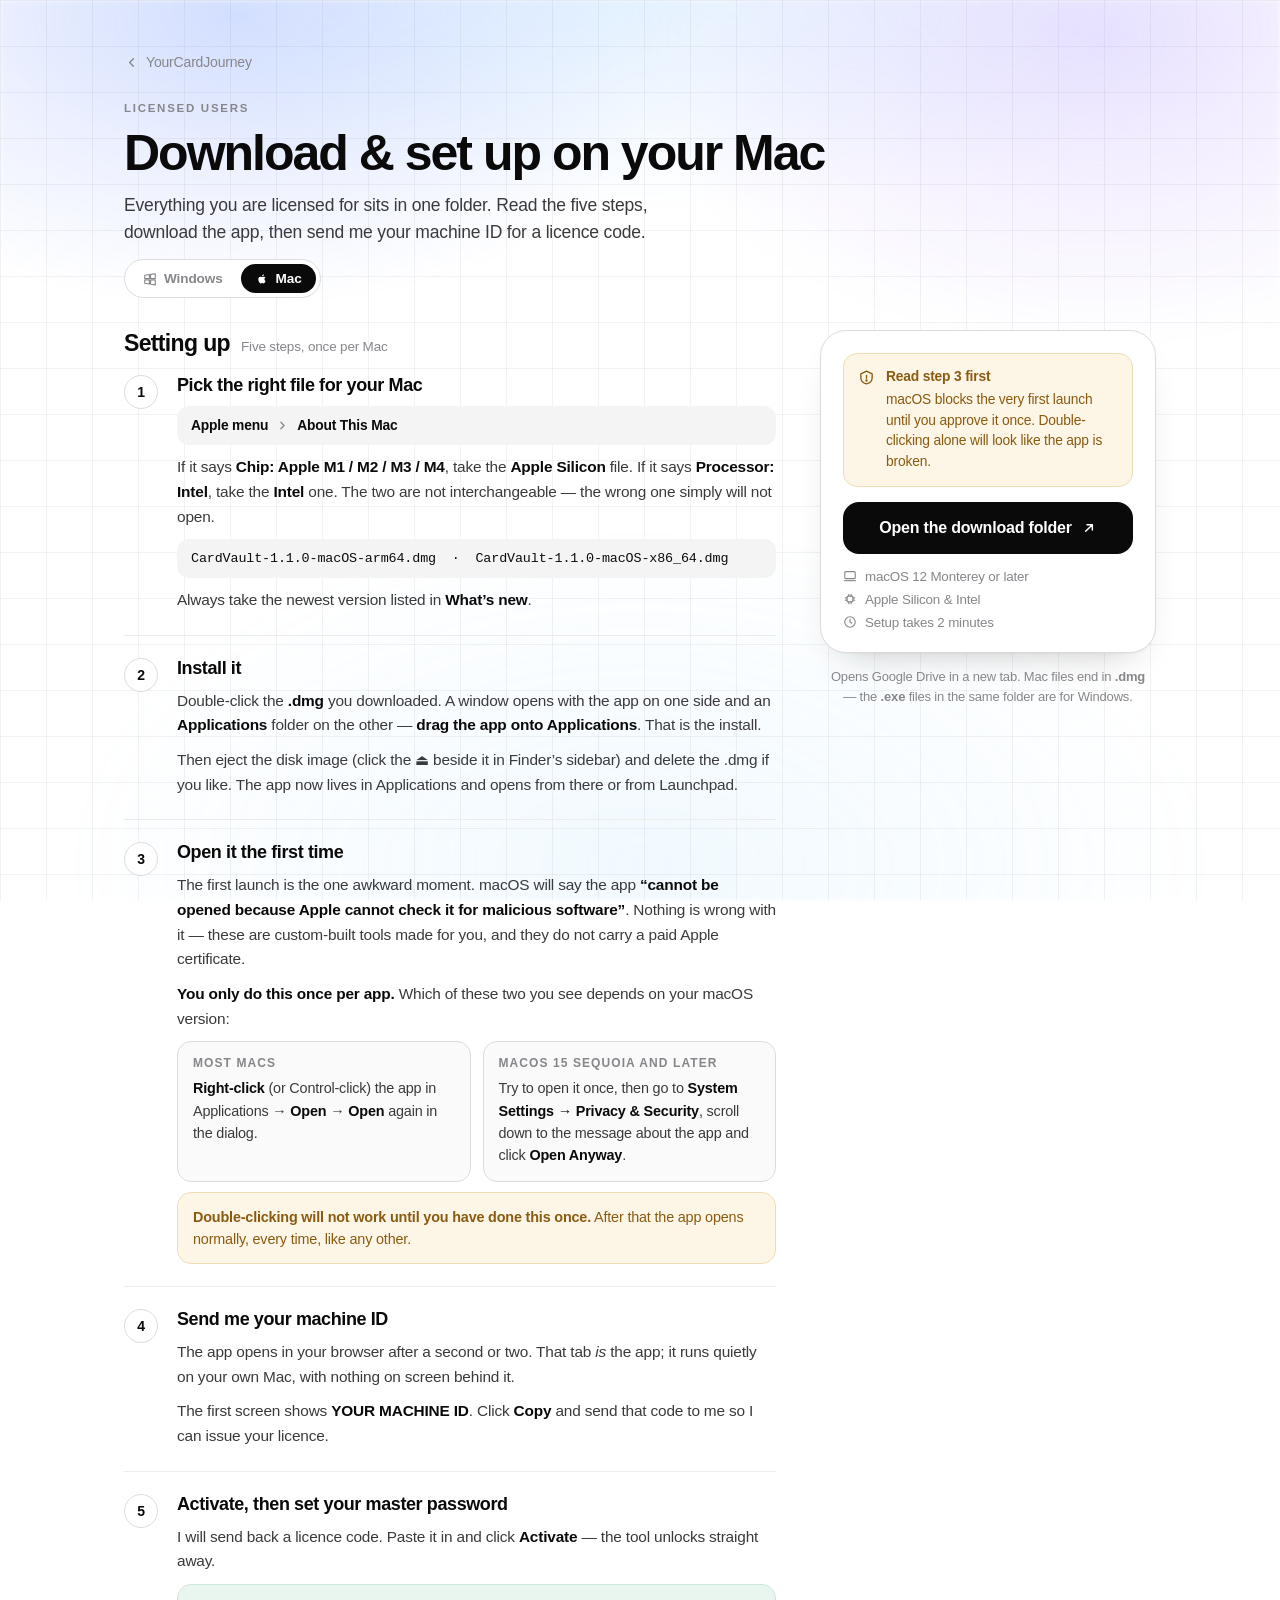
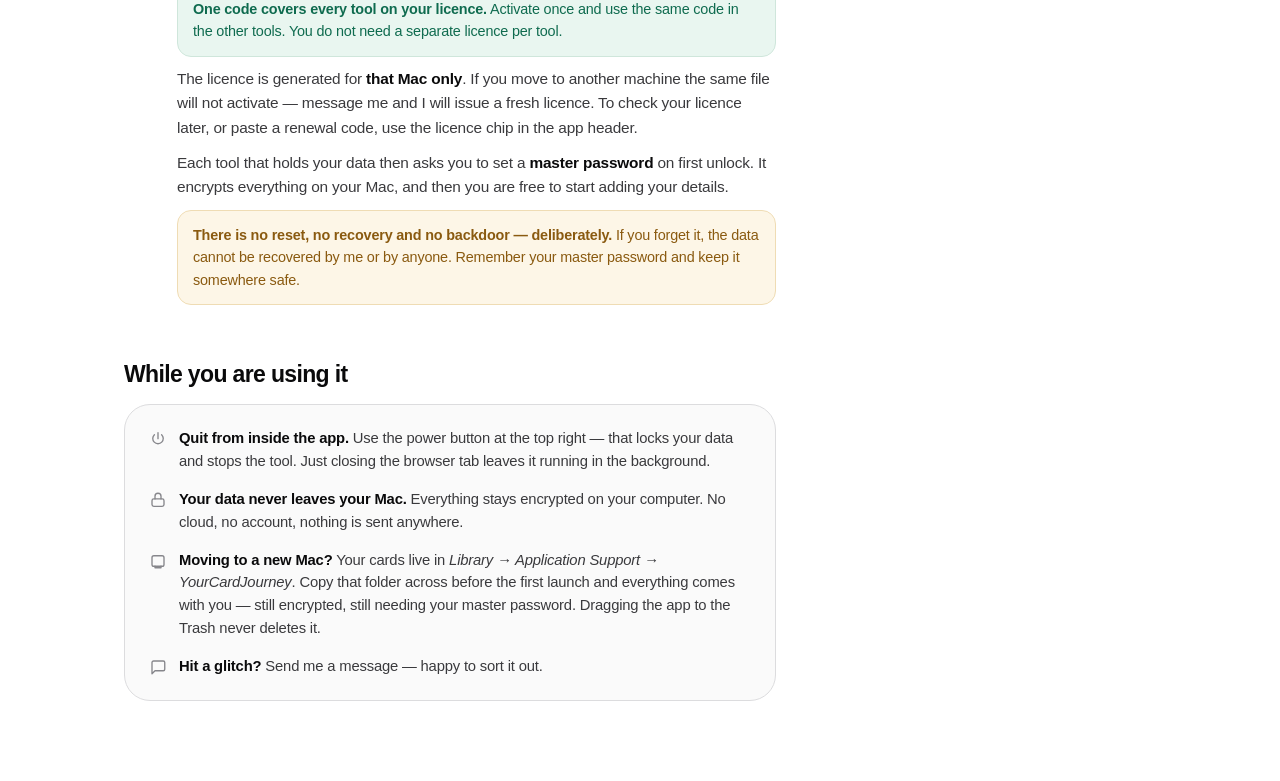
<file: download/mac/index.html>
<!DOCTYPE html>
<html lang="en">
<head>
  <meta charset="UTF-8" />
  <meta name="viewport" content="width=device-width, initial-scale=1.0" />
  <title>Download for Mac — YourCardJourney</title>
  <meta name="description" content="Download and set up your YourCardJourney tools on a Mac." />
  <meta name="robots" content="noindex, nofollow" />
  <link rel="icon" type="image/svg+xml" href="../../favicon.svg" />
  <link rel="preconnect" href="https://rsms.me/" />
  <link rel="stylesheet" href="https://rsms.me/inter/inter.css" />
  <link rel="stylesheet" href="../../styles.css" />
</head>
<body>

<style>
  /* Download page (macOS) — scoped. Same components as the Windows page so the
     two read as one guide in two flavours; only the content differs. */
  .dl{
    --amber:#8a5a10; --amber-bg:#fdf6e7; --amber-line:#efdcb4;
    --ok:#0f6b4f; --ok-bg:#e9f6f0; --ok-line:#cfe6db;
    max-width:1080px;margin:0 auto;
    padding:clamp(28px,6vh,54px) 24px 80px;
    display:flex;flex-direction:column;gap:32px;
  }
  .dl a{transition:color .25s var(--ease),opacity .25s var(--ease),transform .25s var(--ease);}

  .dl-back{
    font-size:14px;color:var(--muted);
    display:inline-flex;align-items:center;gap:7px;width:fit-content;
  }
  .dl-back:hover{color:var(--ink);}

  /* ---- hero ---- */
  .dl-hero{display:flex;flex-direction:column;gap:13px;}
  .dl-eyebrow{
    font-size:11.5px;letter-spacing:.15em;text-transform:uppercase;
    color:var(--muted);font-weight:650;
  }
  .dl-hero h1{
    font-size:clamp(34px,6.4vw,50px);line-height:1.04;
    letter-spacing:-0.04em;font-weight:700;text-wrap:balance;
  }
  .dl-hero p{color:var(--ink-2);font-size:17.5px;line-height:1.55;max-width:58ch;}

  /* ---- platform switch ---- */
  .dl-os{
    display:inline-flex;align-items:center;gap:4px;width:fit-content;
    border:1px solid var(--line-2);border-radius:999px;padding:4px;background:var(--bg);
  }
  .dl-os a,.dl-os span{
    display:inline-flex;align-items:center;gap:7px;
    font-size:13.6px;font-weight:600;letter-spacing:-0.01em;
    padding:7px 14px;border-radius:999px;color:var(--muted);
  }
  .dl-os .is-on{background:var(--ink);color:#fff;}
  .dl-os a:hover{color:var(--ink);}
  .dl-os svg{width:14px;height:14px;flex:none;}

  /* ---- two-column shell ---- */
  .dl-cols{
    display:grid;grid-template-columns:minmax(0,1fr) 336px;
    gap:44px;align-items:start;
  }
  .dl-main{display:flex;flex-direction:column;gap:34px;min-width:0;}
  .dl-aside{position:sticky;top:26px;display:flex;flex-direction:column;gap:14px;}

  /* ---- download card (right) ---- */
  .dl-get{
    background:var(--bg);
    border:1px solid var(--line-2);
    border-radius:var(--radius);
    padding:22px;
    display:flex;flex-direction:column;gap:15px;
    box-shadow:0 1px 2px rgba(10,10,11,.04),0 18px 40px -24px rgba(10,10,11,.3);
  }
  .dl-first{
    display:flex;gap:11px;align-items:flex-start;
    border:1px solid var(--amber-line);background:var(--amber-bg);
    border-radius:14px;padding:13px 14px;
  }
  .dl-first svg{flex:none;width:17px;height:17px;color:var(--amber);margin-top:2px;}
  .dl-first p{font-size:13.8px;line-height:1.5;color:var(--amber);}
  .dl-first b{font-weight:700;display:block;margin-bottom:2px;}
  .dl-btn{
    display:flex;align-items:center;justify-content:center;gap:9px;
    background:var(--ink);color:#fff;
    font-size:16px;font-weight:650;letter-spacing:-0.012em;
    padding:17px 20px;border-radius:var(--radius-sm);text-align:center;
  }
  .dl-btn:hover{transform:translateY(-2px);opacity:.92;}
  .dl-btn:focus-visible{outline:2px solid var(--ink);outline-offset:3px;}
  .dl-getmeta{display:flex;flex-direction:column;gap:8px;}
  .dl-getmeta span{
    display:flex;align-items:center;gap:8px;
    font-size:13.4px;color:var(--muted);font-variant-numeric:tabular-nums;
  }
  .dl-getmeta svg{width:14px;height:14px;flex:none;}
  .dl-aside-foot{
    font-size:13px;color:var(--muted);line-height:1.55;text-align:center;padding:0 6px;
  }

  /* ---- section heads ---- */
  .dl-sec{display:flex;flex-direction:column;gap:16px;}
  .dl-sechead{display:flex;align-items:baseline;gap:11px;flex-wrap:wrap;}
  .dl-sechead h2{font-size:23px;letter-spacing:-0.028em;font-weight:700;}
  .dl-sechead em{font-style:normal;font-size:13.5px;color:var(--muted);}

  /* ---- steps ---- */
  .dl-steps{display:flex;flex-direction:column;}
  .dl-step{
    display:grid;grid-template-columns:36px 1fr;gap:17px;
    padding:22px 0;border-top:1px solid var(--line);
  }
  .dl-step:first-child{border-top:none;padding-top:2px;}
  .dl-num{
    width:34px;height:34px;border-radius:50%;
    border:1px solid var(--line-2);background:var(--bg);
    display:flex;align-items:center;justify-content:center;
    font-size:14px;font-weight:700;letter-spacing:-0.02em;
    font-variant-numeric:tabular-nums;
  }
  .dl-body{display:flex;flex-direction:column;gap:10px;min-width:0;}
  .dl-body h3{font-size:18px;letter-spacing:-0.022em;font-weight:650;}
  .dl-body p{font-size:15.4px;line-height:1.6;color:var(--ink-2);}
  .dl-body strong{color:var(--ink);font-weight:650;}

  .dl-path{
    display:block;
    font-family:ui-monospace,"SF Mono",Menlo,Consolas,monospace;
    font-size:13.4px;letter-spacing:-0.01em;
    background:var(--tile);color:var(--tile-ink);
    border-radius:12px;padding:12px 14px;
    overflow-x:auto;white-space:nowrap;
  }
  .dl-crumb{
    display:flex;flex-wrap:wrap;align-items:center;gap:8px;
    font-size:13.8px;font-weight:600;
    background:var(--tile);border-radius:12px;padding:12px 14px;
  }
  .dl-crumb svg{width:13px;height:13px;color:var(--muted);flex:none;}

  /* Two ways to do the same thing, side by side — which one a Mac shows
     depends on its macOS version, and a user cannot tell in advance. */
  .dl-fork{display:grid;grid-template-columns:1fr 1fr;gap:12px;}
  .dl-fork > div{
    border:1px solid var(--line-2);border-radius:14px;padding:14px 15px;
    display:flex;flex-direction:column;gap:7px;background:var(--bg-soft);
  }
  .dl-fork h4{
    font-size:12px;letter-spacing:.09em;text-transform:uppercase;
    color:var(--muted);font-weight:700;
  }
  .dl-fork p{font-size:14.4px;line-height:1.55;color:var(--ink-2);}
  @media (max-width:640px){ .dl-fork{grid-template-columns:1fr;} }

  .dl-callout{
    border-radius:14px;padding:13px 15px;
    font-size:14.4px;line-height:1.55;
    border:1px solid var(--amber-line);background:var(--amber-bg);color:var(--amber);
  }
  .dl-callout strong{color:var(--amber);font-weight:700;}
  .dl-callout.is-key{border-color:var(--ok-line);background:var(--ok-bg);color:var(--ok);}
  .dl-callout.is-key strong{color:var(--ok);}

  /* ---- closing notes ---- */
  .dl-notes{
    border:1px solid var(--line-2);border-radius:var(--radius);
    padding:22px 24px;display:flex;flex-direction:column;gap:15px;
    background:var(--bg-soft);
  }
  .dl-note{display:flex;gap:12px;align-items:flex-start;}
  .dl-note svg{flex:none;width:18px;height:18px;margin-top:3px;color:var(--muted);}
  .dl-note span{font-size:14.8px;line-height:1.55;color:var(--ink-2);}
  .dl-note b{color:var(--ink);font-weight:650;}

  /* ---- stacked layout ---- */
  @media (max-width:900px){
    .dl-cols{grid-template-columns:1fr;gap:30px;}
    .dl-aside{position:static;order:-1;}
    .dl-getmeta{flex-direction:row;flex-wrap:wrap;gap:6px 16px;justify-content:center;}
  }
  @media (max-width:560px){
    .dl-step{grid-template-columns:30px 1fr;gap:13px;}
    .dl-num{width:28px;height:28px;font-size:12.5px;}
  }
  @media (prefers-reduced-motion:reduce){ .dl-btn:hover{transform:none;} }
</style>

<main class="dl">

  <a class="dl-back" href="../../">
    <svg width="15" height="15" viewBox="0 0 24 24" fill="none" stroke="currentColor" stroke-width="2.2" stroke-linecap="round" stroke-linejoin="round"><path d="M15 18l-6-6 6-6"/></svg>
    YourCardJourney
  </a>

  <header class="dl-hero">
    <div class="dl-eyebrow">Licensed users</div>
    <h1>Download &amp; set up on your Mac</h1>
    <p>Everything you are licensed for sits in one folder. Read the five steps, download the app, then send me your machine ID for a licence code.</p>
    <nav class="dl-os" aria-label="Choose your platform">
      <a href="../">
        <svg viewBox="0 0 24 24" fill="none" stroke="currentColor" stroke-width="1.9" stroke-linejoin="round"><path d="M3 5.6l8-1.2v7H3zM13 4.1l8-1.1v8.4h-8zM3 13.6h8v7l-8-1.2zM13 13.6h8V22l-8-1.1z"/></svg>
        Windows
      </a>
      <span class="is-on" aria-current="page">
        <svg viewBox="0 0 24 24" fill="currentColor"><path d="M16.2 12.6c0-2 1.6-3 1.7-3.05-.9-1.35-2.35-1.55-2.85-1.55-1.2-.15-2.35.7-3 .7-.6 0-1.55-.7-2.55-.7-1.3 0-2.5.75-3.2 1.95-1.35 2.35-.35 5.8 1 7.7.65.9 1.4 1.95 2.4 1.9.95-.05 1.35-.6 2.5-.6 1.15 0 1.5.6 2.55.6 1.05 0 1.7-.9 2.35-1.85.75-1.05 1.05-2.1 1.05-2.15-.05 0-2-.8-2-2.95zM14.4 6.35c.5-.65.9-1.5.8-2.35-.75.05-1.7.5-2.25 1.15-.5.55-.95 1.45-.8 2.3.85.05 1.7-.4 2.25-1.1z"/></svg>
        Mac
      </span>
    </nav>
  </header>

  <div class="dl-cols">

    <!-- ===== left: the instructions ===== -->
    <div class="dl-main">

      <section class="dl-sec">
        <div class="dl-sechead">
          <h2>Setting up</h2>
          <em>Five steps, once per Mac</em>
        </div>

        <div class="dl-steps">

          <div class="dl-step">
            <div class="dl-num">1</div>
            <div class="dl-body">
              <h3>Pick the right file for your Mac</h3>
              <div class="dl-crumb">
                Apple menu
                <svg viewBox="0 0 24 24" fill="none" stroke="currentColor" stroke-width="2.4" stroke-linecap="round" stroke-linejoin="round"><path d="M9 18l6-6-6-6"/></svg>
                About This Mac
              </div>
              <p>If it says <strong>Chip: Apple M1 / M2 / M3 / M4</strong>, take the <strong>Apple Silicon</strong> file. If it says <strong>Processor: Intel</strong>, take the <strong>Intel</strong> one. The two are not interchangeable — the wrong one simply will not open.</p>
              <code class="dl-path">CardVault-1.1.0-macOS-arm64.dmg &nbsp;·&nbsp; CardVault-1.1.0-macOS-x86_64.dmg</code>
              <p>Always take the newest version listed in <strong>What&rsquo;s new</strong>.</p>
            </div>
          </div>

          <div class="dl-step">
            <div class="dl-num">2</div>
            <div class="dl-body">
              <h3>Install it</h3>
              <p>Double-click the <strong>.dmg</strong> you downloaded. A window opens with the app on one side and an <strong>Applications</strong> folder on the other — <strong>drag the app onto Applications</strong>. That is the install.</p>
              <p>Then eject the disk image (click the ⏏ beside it in Finder&rsquo;s sidebar) and delete the .dmg if you like. The app now lives in Applications and opens from there or from Launchpad.</p>
            </div>
          </div>

          <div class="dl-step">
            <div class="dl-num">3</div>
            <div class="dl-body">
              <h3>Open it the first time</h3>
              <p>The first launch is the one awkward moment. macOS will say the app <strong>&ldquo;cannot be opened because Apple cannot check it for malicious software&rdquo;</strong>. Nothing is wrong with it — these are custom-built tools made for you, and they do not carry a paid Apple certificate.</p>
              <p><strong>You only do this once per app.</strong> Which of these two you see depends on your macOS version:</p>
              <div class="dl-fork">
                <div>
                  <h4>Most Macs</h4>
                  <p><strong>Right-click</strong> (or Control-click) the app in Applications → <strong>Open</strong> → <strong>Open</strong> again in the dialog.</p>
                </div>
                <div>
                  <h4>macOS 15 Sequoia and later</h4>
                  <p>Try to open it once, then go to <strong>System Settings → Privacy &amp; Security</strong>, scroll down to the message about the app and click <strong>Open Anyway</strong>.</p>
                </div>
              </div>
              <div class="dl-callout">
                <strong>Double-clicking will not work until you have done this once.</strong> After that the app opens normally, every time, like any other.
              </div>
            </div>
          </div>

          <div class="dl-step">
            <div class="dl-num">4</div>
            <div class="dl-body">
              <h3>Send me your machine ID</h3>
              <p>The app opens in your browser after a second or two. That tab <em>is</em> the app; it runs quietly on your own Mac, with nothing on screen behind it.</p>
              <p>The first screen shows <strong>YOUR MACHINE ID</strong>. Click <strong>Copy</strong> and send that code to me so I can issue your licence.</p>
            </div>
          </div>

          <div class="dl-step">
            <div class="dl-num">5</div>
            <div class="dl-body">
              <h3>Activate, then set your master password</h3>
              <p>I will send back a licence code. Paste it in and click <strong>Activate</strong> — the tool unlocks straight away.</p>
              <div class="dl-callout is-key">
                <strong>One code covers every tool on your licence.</strong> Activate once and use the same code in the other tools. You do not need a separate licence per tool.
              </div>
              <p>The licence is generated for <strong>that Mac only</strong>. If you move to another machine the same file will not activate — message me and I will issue a fresh licence. To check your licence later, or paste a renewal code, use the licence chip in the app header.</p>
              <p>Each tool that holds your data then asks you to set a <strong>master password</strong> on first unlock. It encrypts everything on your Mac, and then you are free to start adding your details.</p>
              <div class="dl-callout">
                <strong>There is no reset, no recovery and no backdoor — deliberately.</strong> If you forget it, the data cannot be recovered by me or by anyone. Remember your master password and keep it somewhere safe.
              </div>
            </div>
          </div>

        </div>
      </section>

      <section class="dl-sec">
        <div class="dl-sechead"><h2>While you are using it</h2></div>
        <div class="dl-notes">
          <div class="dl-note">
            <svg viewBox="0 0 24 24" fill="none" stroke="currentColor" stroke-width="1.8" stroke-linecap="round" stroke-linejoin="round"><path d="M12 3.5v8"/><path d="M7.2 6.2a7 7 0 1 0 9.6 0"/></svg>
            <span><b>Quit from inside the app.</b> Use the power button at the top right — that locks your data and stops the tool. Just closing the browser tab leaves it running in the background.</span>
          </div>
          <div class="dl-note">
            <svg viewBox="0 0 24 24" fill="none" stroke="currentColor" stroke-width="1.8" stroke-linecap="round" stroke-linejoin="round"><rect x="4" y="10.5" width="16" height="10" rx="2.4"/><path d="M8 10.5V7a4 4 0 018 0v3.5"/></svg>
            <span><b>Your data never leaves your Mac.</b> Everything stays encrypted on your computer. No cloud, no account, nothing is sent anywhere.</span>
          </div>
          <div class="dl-note">
            <svg viewBox="0 0 24 24" fill="none" stroke="currentColor" stroke-width="1.8" stroke-linecap="round" stroke-linejoin="round"><path d="M4 7.5A2.5 2.5 0 016.5 5h11A2.5 2.5 0 0120 7.5v9a2.5 2.5 0 01-2.5 2.5h-11A2.5 2.5 0 014 16.5z"/><path d="M8 19v2h8v-2"/></svg>
            <span><b>Moving to a new Mac?</b> Your cards live in <em>Library → Application Support → YourCardJourney</em>. Copy that folder across before the first launch and everything comes with you — still encrypted, still needing your master password. Dragging the app to the Trash never deletes it.</span>
          </div>
          <div class="dl-note">
            <svg viewBox="0 0 24 24" fill="none" stroke="currentColor" stroke-width="1.8" stroke-linecap="round" stroke-linejoin="round"><path d="M21 15a2 2 0 01-2 2H8l-4 4V6a2 2 0 012-2h13a2 2 0 012 2z"/></svg>
            <span><b>Hit a glitch?</b> Send me a message — happy to sort it out.</span>
          </div>
        </div>
      </section>

    </div>

    <!-- ===== right: the download ===== -->
    <aside class="dl-aside">
      <div class="dl-get">

        <div class="dl-first">
          <svg viewBox="0 0 24 24" fill="none" stroke="currentColor" stroke-width="1.9" stroke-linecap="round" stroke-linejoin="round"><path d="M12 3l8 4v5c0 4.6-3.4 8-8 9-4.6-1-8-4.4-8-9V7z"/><path d="M12 9v4"/><circle cx="12" cy="16.2" r=".7" fill="currentColor"/></svg>
          <p><b>Read step 3 first</b>macOS blocks the very first launch until you approve it once. Double-clicking alone will look like the app is broken.</p>
        </div>

        <a class="dl-btn" href="https://drive.google.com/drive/folders/1tNLwMhAb7rYitA-vB-qQTPZOIgWU58pC" target="_blank" rel="noopener">
          Open the download folder
          <svg width="16" height="16" viewBox="0 0 24 24" fill="none" stroke="currentColor" stroke-width="2.2" stroke-linecap="round" stroke-linejoin="round"><path d="M7 17L17 7M9 7h8v8"/></svg>
        </a>

        <div class="dl-getmeta">
          <span><svg viewBox="0 0 24 24" fill="none" stroke="currentColor" stroke-width="1.9" stroke-linejoin="round"><rect x="3" y="4.5" width="18" height="12" rx="1.8"/><path d="M2 20h20"/></svg>macOS 12 Monterey or later</span>
          <span><svg viewBox="0 0 24 24" fill="none" stroke="currentColor" stroke-width="1.9" stroke-linecap="round" stroke-linejoin="round"><rect x="7" y="7" width="10" height="10" rx="2"/><path d="M10 4v3M14 4v3M10 17v3M14 17v3M4 10h3M4 14h3M17 10h3M17 14h3"/></svg>Apple Silicon &amp; Intel</span>
          <span><svg viewBox="0 0 24 24" fill="none" stroke="currentColor" stroke-width="1.9" stroke-linecap="round" stroke-linejoin="round"><circle cx="12" cy="12" r="9"/><path d="M12 7v5l3 2"/></svg>Setup takes 2 minutes</span>
        </div>

      </div>
      <div class="dl-aside-foot">Opens Google Drive in a new tab. Mac files end in <b>.dmg</b> — the <b>.exe</b> files in the same folder are for Windows.</div>
    </aside>

  </div>

</main>
</body>
</html>
</file>
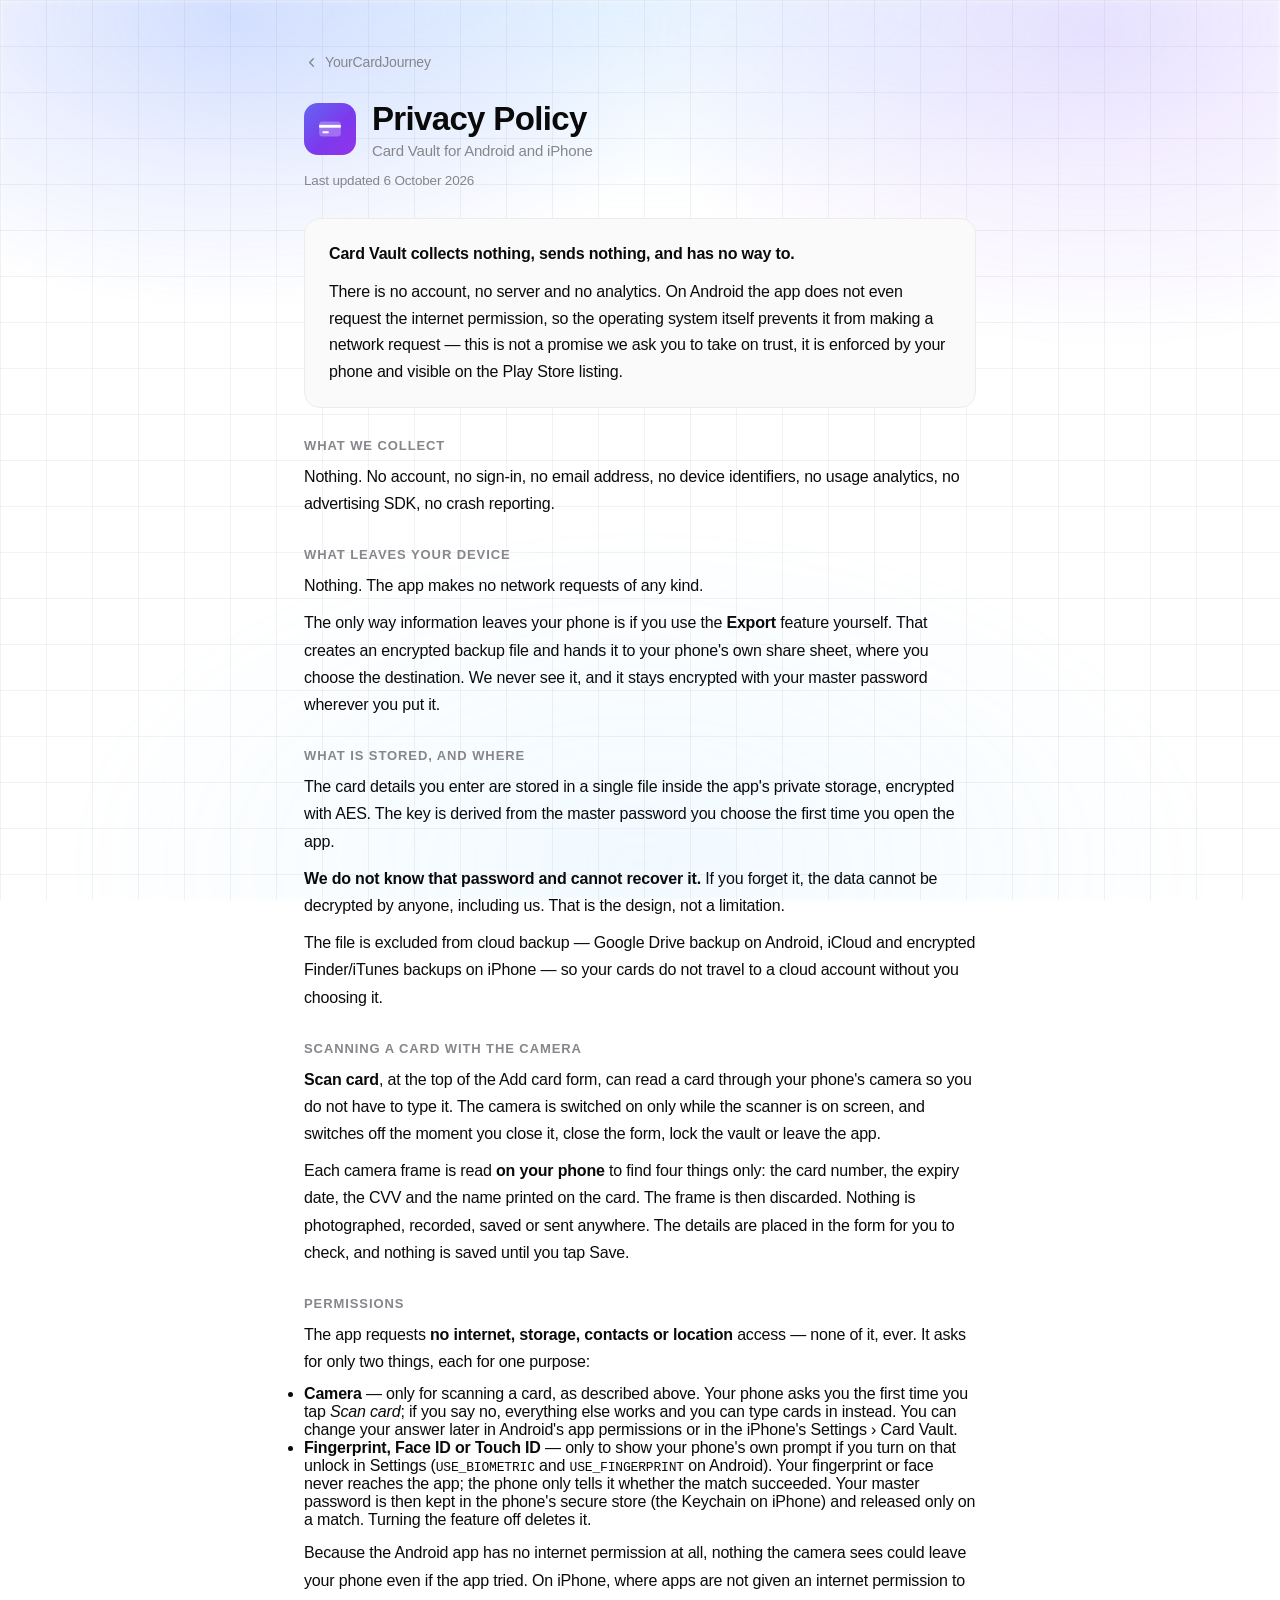
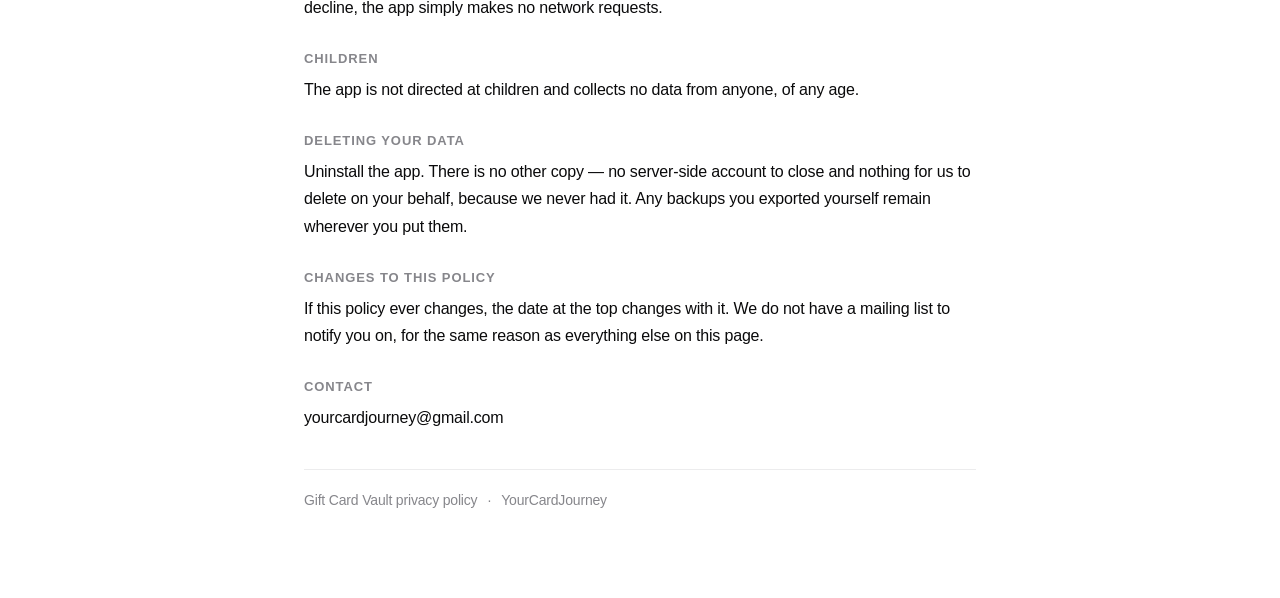
<file: privacy/card-vault/index.html>
<!DOCTYPE html>
<html lang="en">
<head>
  <meta charset="UTF-8" />
  <meta name="viewport" content="width=device-width, initial-scale=1.0" />
  <title>Privacy Policy — Card Vault</title>
  <meta name="description" content="Card Vault collects nothing, sends nothing, and has no way to. The full privacy policy." />
  <link rel="icon" type="image/svg+xml" href="../../favicon.svg" />
  <link rel="preconnect" href="https://rsms.me/" />
  <link rel="stylesheet" href="https://rsms.me/inter/inter.css" />
  <link rel="stylesheet" href="../../styles.css" />
  <link rel="stylesheet" href="../privacy.css" />
</head>
<body>

<main class="pp">

  <a class="pp-back" href="../../">
    <svg width="15" height="15" viewBox="0 0 24 24" fill="none" stroke="currentColor" stroke-width="2.2" stroke-linecap="round" stroke-linejoin="round"><path d="M15 18l-6-6 6-6"/></svg>
    YourCardJourney
  </a>

  <header class="pp-head">
    <div class="pp-app">
      <span class="pp-mark pp-mark-cv" aria-hidden="true">
        <svg viewBox="0 0 24 24" width="26" height="26">
          <rect x="2" y="5" width="20" height="14" rx="3" fill="currentColor" opacity=".28"/>
          <rect x="2" y="8.2" width="20" height="2.6" fill="currentColor"/>
          <rect x="5" y="14" width="6" height="2" rx="1" fill="currentColor"/>
        </svg>
      </span>
      <div>
        <h1>Privacy Policy</h1>
        <p class="pp-sub">Card Vault for Android and iPhone</p>
      </div>
    </div>
    <p class="pp-date">Last updated 6 October 2026</p>
  </header>

  <div class="pp-lede">
    <p><b>Card Vault collects nothing, sends nothing, and has no way to.</b></p>
    <p>
      There is no account, no server and no analytics. On Android the app does
      not even request the internet permission, so the operating system itself
      prevents it from making a network request — this is not a promise we ask
      you to take on trust, it is enforced by your phone and visible on the
      Play Store listing.
    </p>
  </div>

  <section class="pp-sec">
    <h2>What we collect</h2>
    <p>
      Nothing. No account, no sign-in, no email address, no device identifiers,
      no usage analytics, no advertising SDK, no crash reporting.
    </p>
  </section>

  <section class="pp-sec">
    <h2>What leaves your device</h2>
    <p>
      Nothing. The app makes no network requests of any kind.
    </p>
    <p>
      The only way information leaves your phone is if you use the
      <b>Export</b> feature yourself. That creates an encrypted backup file and
      hands it to your phone's own share sheet, where you choose the
      destination. We never see it, and it stays encrypted with your master
      password wherever you put it.
    </p>
  </section>

  <section class="pp-sec">
    <h2>What is stored, and where</h2>
    <p>
      The card details you enter are stored in a single file inside the app's
      private storage, encrypted with AES. The key is derived from the master
      password you choose the first time you open the app.
    </p>
    <p>
      <b>We do not know that password and cannot recover it.</b> If you forget
      it, the data cannot be decrypted by anyone, including us. That is the
      design, not a limitation.
    </p>
    <p>
      The file is excluded from cloud backup — Google Drive backup on Android,
      iCloud and encrypted Finder/iTunes backups on iPhone — so your cards do
      not travel to a cloud account without you choosing it.
    </p>
  </section>

  <section class="pp-sec">
    <h2>Scanning a card with the camera</h2>
    <p>
      <b>Scan card</b>, at the top of the Add card form, can read a card
      through your phone's camera so you do not have to type it. The camera is
      switched on only while the scanner is on screen, and switches off the
      moment you close it, close the form, lock the vault or leave the app.
    </p>
    <p>
      Each camera frame is read <b>on your phone</b> to find four things only:
      the card number, the expiry date, the CVV and the name printed on the
      card. The frame is then discarded. Nothing is photographed, recorded,
      saved or sent anywhere. The details are placed in the form for you to
      check, and nothing is saved until you tap Save.
    </p>
  </section>

  <section class="pp-sec">
    <h2>Permissions</h2>
    <p>
      The app requests <b>no internet, storage, contacts or location</b>
      access &mdash; none of it, ever. It asks for only two things, each for
      one purpose:
    </p>
    <ul>
      <li><b>Camera</b> &mdash; only for scanning a card, as described above.
        Your phone asks you the first time you tap <i>Scan card</i>; if you say
        no, everything else works and you can type cards in instead. You can
        change your answer later in Android's app permissions or in the
        iPhone's Settings &rsaquo; Card Vault.</li>
      <li><b>Fingerprint, Face ID or Touch ID</b> &mdash; only to show your
        phone's own prompt if you turn on that unlock in Settings
        (<code>USE_BIOMETRIC</code> and <code>USE_FINGERPRINT</code> on
        Android). Your fingerprint or face never reaches the app; the phone
        only tells it whether the match succeeded. Your master password is
        then kept in the phone's secure store (the Keychain on iPhone) and
        released only on a match. Turning the feature off deletes it.</li>
    </ul>
    <p>
      Because the Android app has no internet permission at all, nothing the
      camera sees could leave your phone even if the app tried. On iPhone,
      where apps are not given an internet permission to decline, the app
      simply makes no network requests.
    </p>
  </section>

  <section class="pp-sec">
    <h2>Children</h2>
    <p>
      The app is not directed at children and collects no data from anyone, of
      any age.
    </p>
  </section>

  <section class="pp-sec">
    <h2>Deleting your data</h2>
    <p>
      Uninstall the app. There is no other copy — no server-side account to
      close and nothing for us to delete on your behalf, because we never had
      it. Any backups you exported yourself remain wherever you put them.
    </p>
  </section>

  <section class="pp-sec">
    <h2>Changes to this policy</h2>
    <p>
      If this policy ever changes, the date at the top changes with it. We do
      not have a mailing list to notify you on, for the same reason as
      everything else on this page.
    </p>
  </section>

  <section class="pp-sec">
    <h2>Contact</h2>
    <p>
      <a href="mailto:yourcardjourney@gmail.com">yourcardjourney@gmail.com</a>
    </p>
  </section>

  <footer class="pp-foot">
    <a href="../giftcard-vault/">Gift Card Vault privacy policy</a>
    <span>·</span>
    <a href="../../">YourCardJourney</a>
  </footer>

</main>
</body>
</html>
</file>
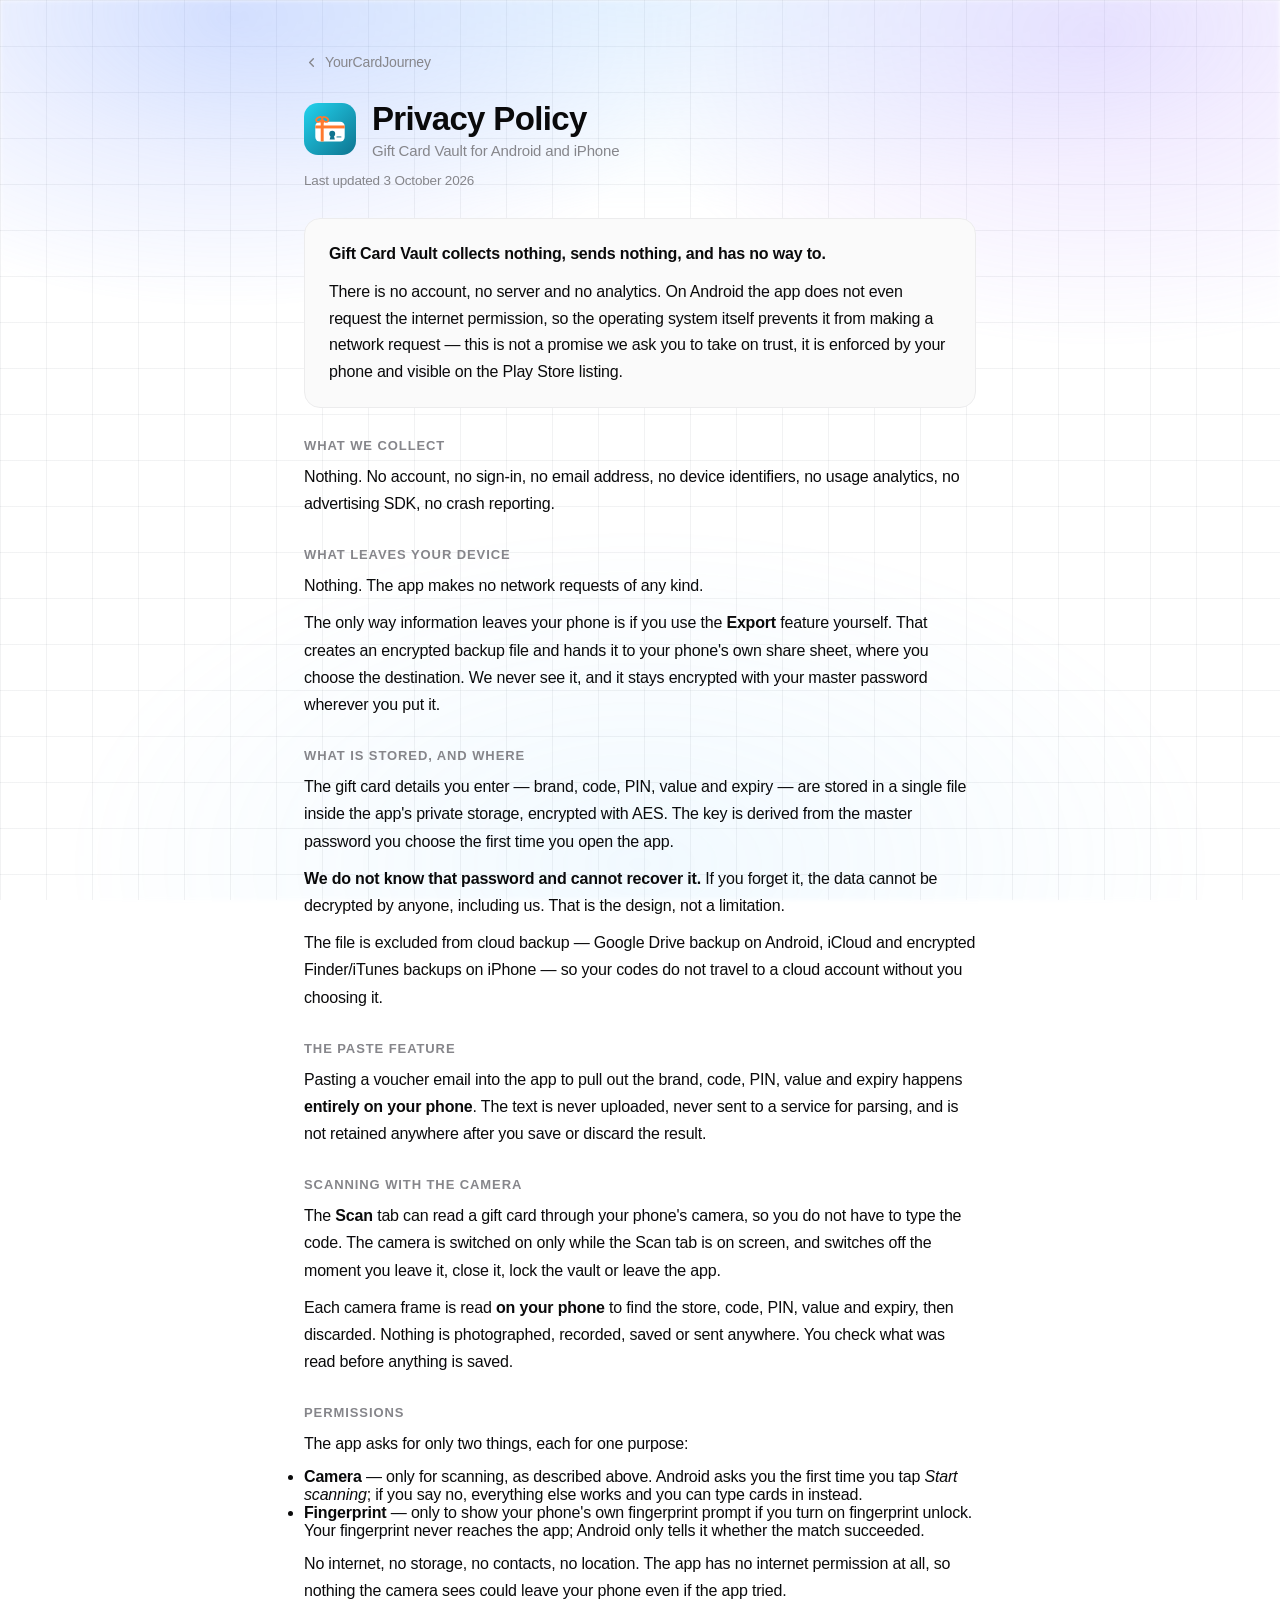
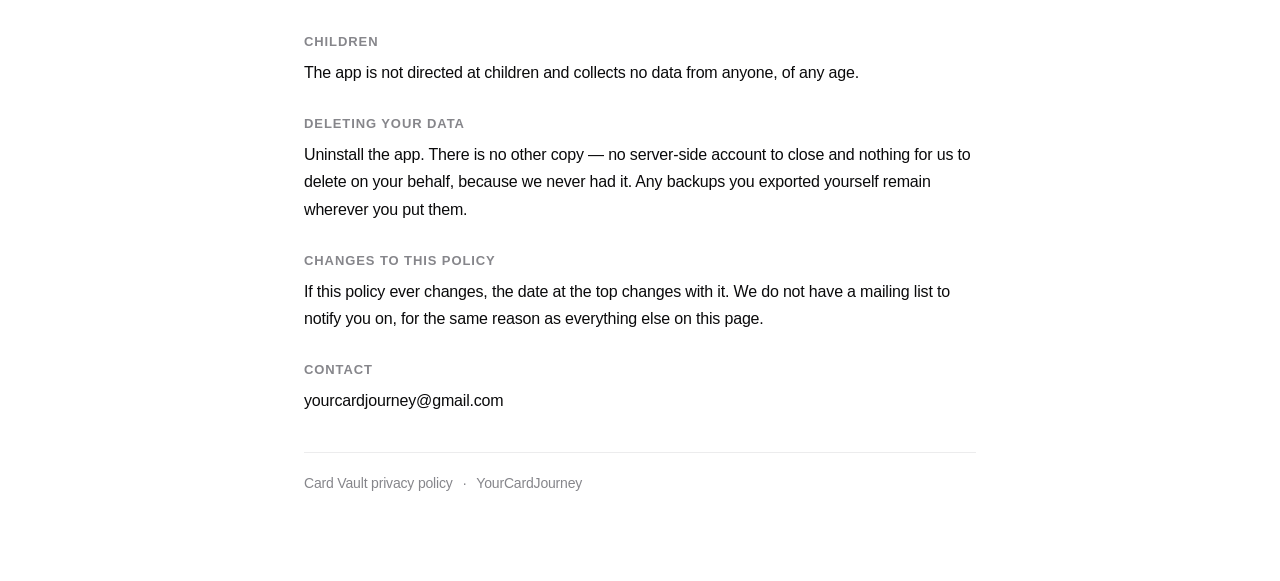
<file: privacy/giftcard-vault/index.html>
<!DOCTYPE html>
<html lang="en">
<head>
  <meta charset="UTF-8" />
  <meta name="viewport" content="width=device-width, initial-scale=1.0" />
  <title>Privacy Policy — Gift Card Vault</title>
  <meta name="description" content="Gift Card Vault collects nothing, sends nothing, and has no way to. The full privacy policy." />
  <link rel="icon" type="image/svg+xml" href="../../favicon.svg" />
  <link rel="preconnect" href="https://rsms.me/" />
  <link rel="stylesheet" href="https://rsms.me/inter/inter.css" />
  <link rel="stylesheet" href="../../styles.css" />
  <link rel="stylesheet" href="../privacy.css" />
</head>
<body>

<main class="pp">

  <a class="pp-back" href="../../">
    <svg width="15" height="15" viewBox="0 0 24 24" fill="none" stroke="currentColor" stroke-width="2.2" stroke-linecap="round" stroke-linejoin="round"><path d="M15 18l-6-6 6-6"/></svg>
    YourCardJourney
  </a>

  <header class="pp-head">
    <div class="pp-app">
      <span class="pp-mark pp-mark-gcv" aria-hidden="true">
        <svg viewBox="0 0 72 72" width="46" height="46"><g transform="translate(0 3.5)"><rect x="13" y="21" width="46" height="31" rx="7" fill="#ffffff"/><rect x="13" y="27" width="46" height="4.6" fill="#ff7a2f"/><rect x="21.5" y="21" width="4.6" height="31" fill="#ff7a2f"/><ellipse cx="19.2" cy="17.4" rx="5.2" ry="3.3" transform="rotate(-28 19.2 17.4)" fill="none" stroke="#ff7a2f" stroke-width="2.7"/><ellipse cx="28.4" cy="17.4" rx="5.2" ry="3.3" transform="rotate(28 28.4 17.4)" fill="none" stroke="#ff7a2f" stroke-width="2.7"/><circle cx="23.8" cy="21" r="3" fill="#ff7a2f"/><circle cx="39.5" cy="40" r="4.6" fill="#0e7490"/><path d="M37.09 42.53h4.83l1.61 6.21h-8.05z" fill="#0e7490"/><rect x="46" y="43.5" width="8" height="2.8" rx="1.4" fill="#0e7490" opacity=".55"/></g></svg>
      </span>
      <div>
        <h1>Privacy Policy</h1>
        <p class="pp-sub">Gift Card Vault for Android and iPhone</p>
      </div>
    </div>
    <p class="pp-date">Last updated 3 October 2026</p>
  </header>

  <div class="pp-lede">
    <p><b>Gift Card Vault collects nothing, sends nothing, and has no way to.</b></p>
    <p>
      There is no account, no server and no analytics. On Android the app does
      not even request the internet permission, so the operating system itself
      prevents it from making a network request — this is not a promise we ask
      you to take on trust, it is enforced by your phone and visible on the
      Play Store listing.
    </p>
  </div>

  <section class="pp-sec">
    <h2>What we collect</h2>
    <p>
      Nothing. No account, no sign-in, no email address, no device identifiers,
      no usage analytics, no advertising SDK, no crash reporting.
    </p>
  </section>

  <section class="pp-sec">
    <h2>What leaves your device</h2>
    <p>
      Nothing. The app makes no network requests of any kind.
    </p>
    <p>
      The only way information leaves your phone is if you use the
      <b>Export</b> feature yourself. That creates an encrypted backup file and
      hands it to your phone's own share sheet, where you choose the
      destination. We never see it, and it stays encrypted with your master
      password wherever you put it.
    </p>
  </section>

  <section class="pp-sec">
    <h2>What is stored, and where</h2>
    <p>
      The gift card details you enter — brand, code, PIN, value and expiry —
      are stored in a single file inside the app's private storage, encrypted
      with AES. The key is derived from the master password you choose the
      first time you open the app.
    </p>
    <p>
      <b>We do not know that password and cannot recover it.</b> If you forget
      it, the data cannot be decrypted by anyone, including us. That is the
      design, not a limitation.
    </p>
    <p>
      The file is excluded from cloud backup — Google Drive backup on Android,
      iCloud and encrypted Finder/iTunes backups on iPhone — so your codes do
      not travel to a cloud account without you choosing it.
    </p>
  </section>

  <section class="pp-sec">
    <h2>The paste feature</h2>
    <p>
      Pasting a voucher email into the app to pull out the brand, code, PIN,
      value and expiry happens <b>entirely on your phone</b>. The text is never
      uploaded, never sent to a service for parsing, and is not retained
      anywhere after you save or discard the result.
    </p>
  </section>

  <section class="pp-sec">
    <h2>Scanning with the camera</h2>
    <p>
      The <b>Scan</b> tab can read a gift card through your phone's camera, so
      you do not have to type the code. The camera is switched on only while
      the Scan tab is on screen, and switches off the moment you leave it,
      close it, lock the vault or leave the app.
    </p>
    <p>
      Each camera frame is read <b>on your phone</b> to find the store, code,
      PIN, value and expiry, then discarded. Nothing is photographed, recorded,
      saved or sent anywhere. You check what was read before anything is saved.
    </p>
  </section>

  <section class="pp-sec">
    <h2>Permissions</h2>
    <p>
      The app asks for only two things, each for one purpose:
    </p>
    <ul>
      <li><b>Camera</b> &mdash; only for scanning, as described above. Android
        asks you the first time you tap <i>Start scanning</i>; if you say no,
        everything else works and you can type cards in instead.</li>
      <li><b>Fingerprint</b> &mdash; only to show your phone's own fingerprint
        prompt if you turn on fingerprint unlock. Your fingerprint never
        reaches the app; Android only tells it whether the match succeeded.</li>
    </ul>
    <p>
      No internet, no storage, no contacts, no location. The app has no
      internet permission at all, so nothing the camera sees could leave your
      phone even if the app tried.
    </p>
  </section>

  <section class="pp-sec">
    <h2>Children</h2>
    <p>
      The app is not directed at children and collects no data from anyone, of
      any age.
    </p>
  </section>

  <section class="pp-sec">
    <h2>Deleting your data</h2>
    <p>
      Uninstall the app. There is no other copy — no server-side account to
      close and nothing for us to delete on your behalf, because we never had
      it. Any backups you exported yourself remain wherever you put them.
    </p>
  </section>

  <section class="pp-sec">
    <h2>Changes to this policy</h2>
    <p>
      If this policy ever changes, the date at the top changes with it. We do
      not have a mailing list to notify you on, for the same reason as
      everything else on this page.
    </p>
  </section>

  <section class="pp-sec">
    <h2>Contact</h2>
    <p>
      <a href="mailto:yourcardjourney@gmail.com">yourcardjourney@gmail.com</a>
    </p>
  </section>

  <footer class="pp-foot">
    <a href="../card-vault/">Card Vault privacy policy</a>
    <span>·</span>
    <a href="../../">YourCardJourney</a>
  </footer>

</main>
</body>
</html>
</file>
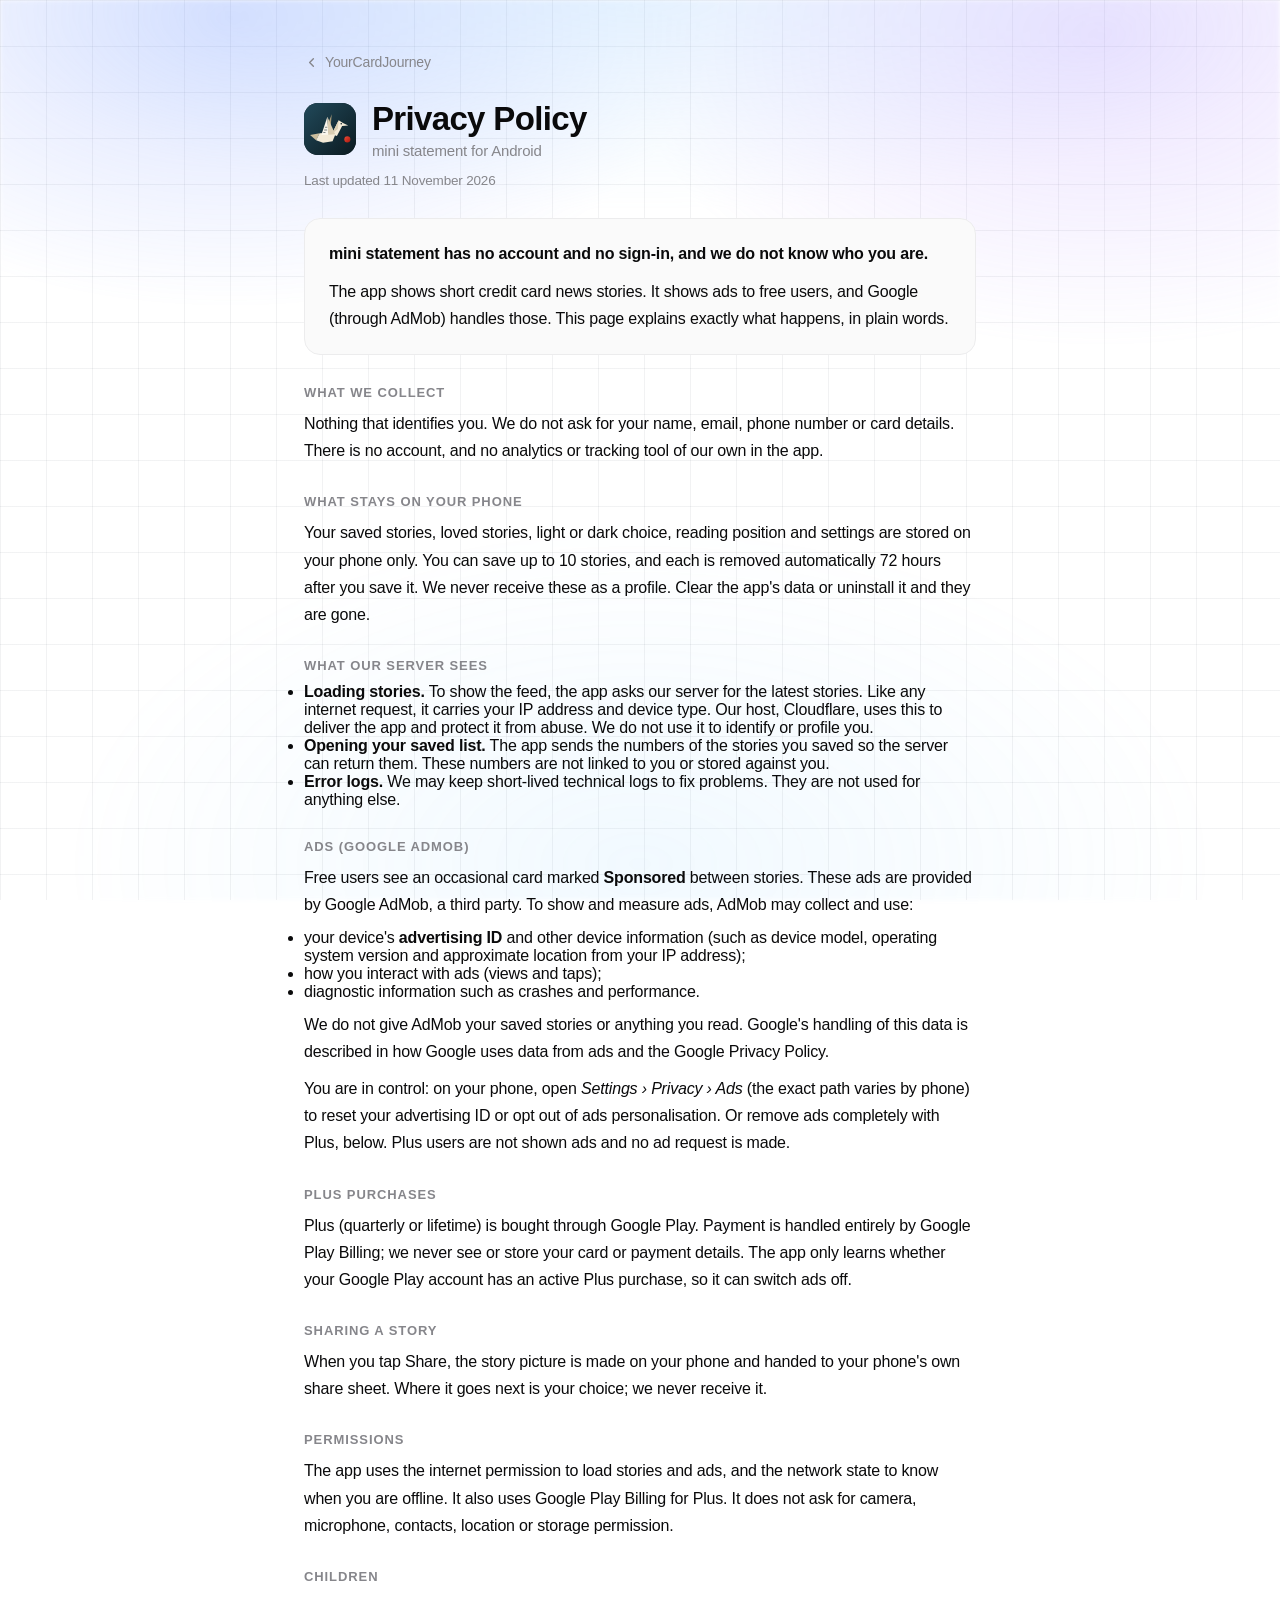
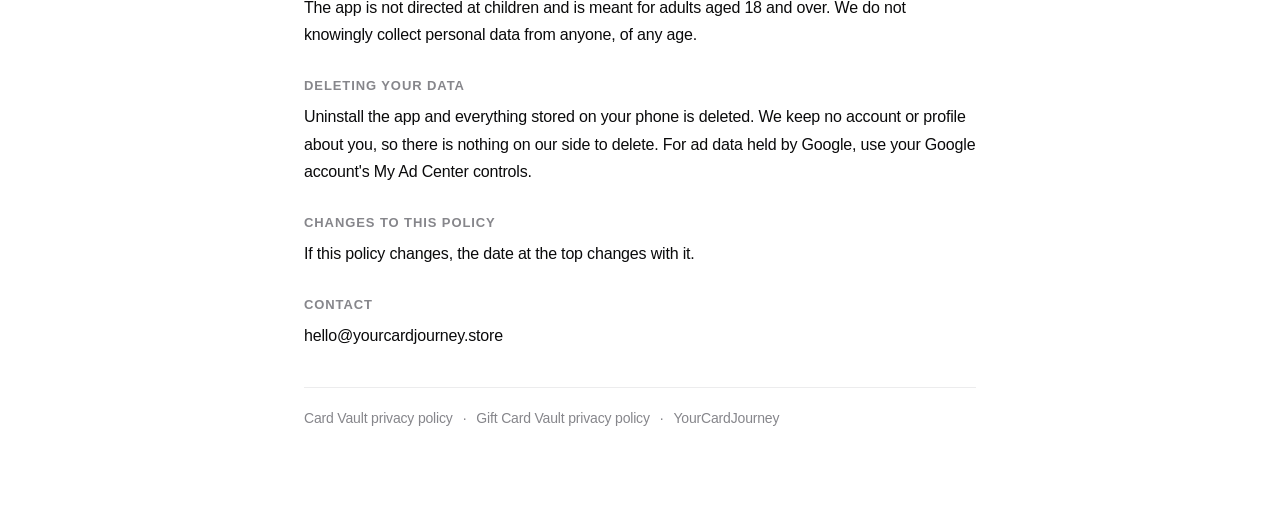
<file: privacy/mini-statement/index.html>
<!DOCTYPE html>
<html lang="en">
<head>
  <meta charset="UTF-8" />
  <meta name="viewport" content="width=device-width, initial-scale=1.0" />
  <title>Privacy Policy — mini statement</title>
  <meta name="description" content="mini statement has no account and no sign-in. What we collect, what ads do, and what stays on your phone." />
  <link rel="icon" type="image/svg+xml" href="icon.svg" />
  <link rel="preconnect" href="https://rsms.me/" />
  <link rel="stylesheet" href="https://rsms.me/inter/inter.css" />
  <link rel="stylesheet" href="../../styles.css" />
  <link rel="stylesheet" href="../privacy.css" />
</head>
<body>

<main class="pp">

  <a class="pp-back" href="../../">
    <svg width="15" height="15" viewBox="0 0 24 24" fill="none" stroke="currentColor" stroke-width="2.2" stroke-linecap="round" stroke-linejoin="round"><path d="M15 18l-6-6 6-6"/></svg>
    YourCardJourney
  </a>

  <header class="pp-head">
    <div class="pp-app">
      <span class="pp-mark pp-mark-ms" aria-hidden="true">
        <img src="icon.svg" width="52" height="52" alt="" />
      </span>
      <div>
        <h1>Privacy Policy</h1>
        <p class="pp-sub">mini statement for Android</p>
      </div>
    </div>
    <p class="pp-date">Last updated 11 November 2026</p>
  </header>

  <div class="pp-lede">
    <p><b>mini statement has no account and no sign-in, and we do not know who you are.</b></p>
    <p>
      The app shows short credit card news stories. It shows ads to free
      users, and Google (through AdMob) handles those. This page explains
      exactly what happens, in plain words.
    </p>
  </div>

  <section class="pp-sec">
    <h2>What we collect</h2>
    <p>
      Nothing that identifies you. We do not ask for your name, email, phone
      number or card details. There is no account, and no analytics or
      tracking tool of our own in the app.
    </p>
  </section>

  <section class="pp-sec">
    <h2>What stays on your phone</h2>
    <p>
      Your saved stories, loved stories, light or dark choice, reading
      position and settings are stored on your phone only. You can save up to
      10 stories, and each is removed automatically 72 hours after you save
      it. We never receive these as a profile. Clear the app's data or
      uninstall it and they are gone.
    </p>
  </section>

  <section class="pp-sec">
    <h2>What our server sees</h2>
    <ul>
      <li><b>Loading stories.</b> To show the feed, the app asks our server
        for the latest stories. Like any internet request, it carries your IP
        address and device type. Our host, Cloudflare, uses this to deliver
        the app and protect it from abuse. We do not use it to identify or
        profile you.</li>
      <li><b>Opening your saved list.</b> The app sends the numbers of the
        stories you saved so the server can return them. These numbers are
        not linked to you or stored against you.</li>
      <li><b>Error logs.</b> We may keep short-lived technical logs to fix
        problems. They are not used for anything else.</li>
    </ul>
  </section>

  <section class="pp-sec">
    <h2>Ads (Google AdMob)</h2>
    <p>
      Free users see an occasional card marked <b>Sponsored</b> between
      stories. These ads are provided by Google AdMob, a third party. To show
      and measure ads, AdMob may collect and use:
    </p>
    <ul>
      <li>your device's <b>advertising ID</b> and other device information
        (such as device model, operating system version and approximate
        location from your IP address);</li>
      <li>how you interact with ads (views and taps);</li>
      <li>diagnostic information such as crashes and performance.</li>
    </ul>
    <p>
      We do not give AdMob your saved stories or anything you read. Google's
      handling of this data is described in
      <a href="https://policies.google.com/technologies/ads">how Google uses data from ads</a>
      and the <a href="https://policies.google.com/privacy">Google Privacy Policy</a>.
    </p>
    <p>
      You are in control: on your phone, open <i>Settings &rsaquo; Privacy
      &rsaquo; Ads</i> (the exact path varies by phone) to reset your
      advertising ID or opt out of ads personalisation. Or remove ads
      completely with Plus, below. Plus users are not shown ads and no ad
      request is made.
    </p>
  </section>

  <section class="pp-sec">
    <h2>Plus purchases</h2>
    <p>
      Plus (quarterly or lifetime) is bought through Google Play. Payment is
      handled entirely by Google Play Billing; we never see or store your
      card or payment details. The app only learns whether your Google Play
      account has an active Plus purchase, so it can switch ads off.
    </p>
  </section>

  <section class="pp-sec">
    <h2>Sharing a story</h2>
    <p>
      When you tap Share, the story picture is made on your phone and handed
      to your phone's own share sheet. Where it goes next is your choice; we
      never receive it.
    </p>
  </section>

  <section class="pp-sec">
    <h2>Permissions</h2>
    <p>
      The app uses the internet permission to load stories and ads, and the
      network state to know when you are offline. It also uses Google Play
      Billing for Plus. It does not ask for camera, microphone, contacts,
      location or storage permission.
    </p>
  </section>

  <section class="pp-sec">
    <h2>Children</h2>
    <p>
      The app is not directed at children and is meant for adults aged 18 and
      over. We do not knowingly collect personal data from anyone, of any age.
    </p>
  </section>

  <section class="pp-sec">
    <h2>Deleting your data</h2>
    <p>
      Uninstall the app and everything stored on your phone is deleted. We
      keep no account or profile about you, so there is nothing on our side to
      delete. For ad data held by Google, use your Google account's
      <a href="https://myadcenter.google.com/">My Ad Center</a> controls.
    </p>
  </section>

  <section class="pp-sec">
    <h2>Changes to this policy</h2>
    <p>
      If this policy changes, the date at the top changes with it.
    </p>
  </section>

  <section class="pp-sec">
    <h2>Contact</h2>
    <p>
      <a href="mailto:hello@yourcardjourney.store">hello@yourcardjourney.store</a>
    </p>
  </section>

  <footer class="pp-foot">
    <a href="../card-vault/">Card Vault privacy policy</a>
    <span>·</span>
    <a href="../giftcard-vault/">Gift Card Vault privacy policy</a>
    <span>·</span>
    <a href="../../">YourCardJourney</a>
  </footer>

</main>
</body>
</html>
</file>
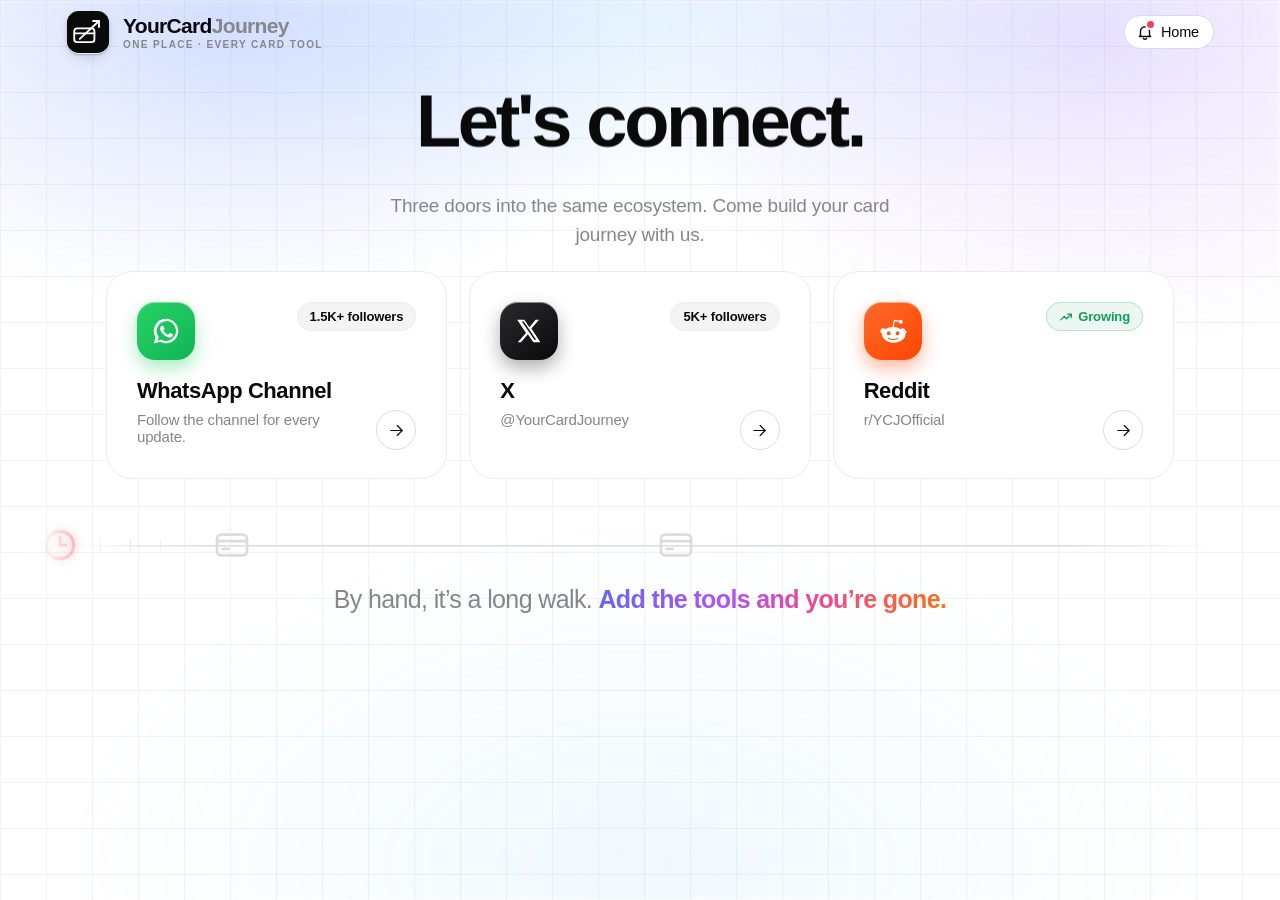
<file: social.html>
<!DOCTYPE html>
<html lang="en">
<head>
  <meta charset="UTF-8" />
  <meta name="viewport" content="width=device-width, initial-scale=1.0" />
  <title>YourCardJourney Store</title>
  <meta name="description" content="Join the YourCardJourney community." />
  <link rel="icon" type="image/svg+xml" href="favicon.svg" />
  <link rel="preconnect" href="https://rsms.me/" />
  <link rel="stylesheet" href="https://rsms.me/inter/inter.css" />
  <link rel="stylesheet" href="styles.css?v=202610191528" />
  <script>document.documentElement.classList.add('js');</script>
</head>
<body class="page-connect">
  <svg width="0" height="0" style="position:absolute" aria-hidden="true">
    <defs>
      <g id="i-logo" fill="none" stroke="currentColor" stroke-width="1.6">
        <circle cx="12" cy="12" r="9"/><circle cx="12" cy="12" r="3.4" fill="currentColor" stroke="none"/>
      </g>
      <path id="i-whatsapp" fill="currentColor" d="M12 2.2A9.8 9.8 0 0 0 3.6 17l-1.4 5 5.15-1.35A9.8 9.8 0 1 0 12 2.2zm0 1.9a7.9 7.9 0 0 1 6.7 12.1 7.9 7.9 0 0 1-10 3l-.36-.2-3 .8.8-2.94-.23-.38A7.9 7.9 0 0 1 12 4.1zm-3.1 3.6c-.17 0-.44.06-.67.31-.23.25-.88.86-.88 2.1 0 1.24.9 2.44 1.02 2.6.13.17 1.75 2.8 4.32 3.8 2.14.85 2.57.68 3.03.64.46-.04 1.5-.61 1.71-1.2.21-.59.21-1.1.15-1.2-.06-.1-.23-.17-.48-.29-.25-.13-1.5-.74-1.73-.82-.23-.09-.4-.13-.57.12-.17.25-.65.82-.8.99-.15.17-.29.19-.54.06-.25-.13-1.06-.39-2.02-1.25-.75-.66-1.25-1.48-1.4-1.73-.15-.25-.02-.38.11-.51.11-.11.25-.29.38-.44.12-.15.16-.25.25-.42.08-.17.04-.31-.02-.44-.06-.12-.55-1.37-.77-1.87-.2-.48-.41-.42-.57-.42z"/>
      <path id="i-x" fill="currentColor" d="M17.3 3H20l-6.1 7 7.2 11h-5.6l-4.4-6.4L5.6 21H3l6.6-7.5L2.6 3h5.7l4 5.9L17.3 3zm-1 16h1.5L7.8 4.4H6.2L16.3 19z"/>
      <path id="i-reddit" fill="currentColor" d="M22 12.1a2.2 2.2 0 0 0-3.7-1.6 10.8 10.8 0 0 0-5.8-1.8l1-4.6 3.2.7a1.6 1.6 0 1 0 .2-1l-3.6-.8a.5.5 0 0 0-.6.4l-1.1 5.3a10.8 10.8 0 0 0-5.9 1.8 2.2 2.2 0 1 0-2.4 3.6 4.3 4.3 0 0 0 0 .7c0 3.6 4.2 6.5 9.3 6.5s9.3-2.9 9.3-6.5a4.3 4.3 0 0 0 0-.7 2.2 2.2 0 0 0 1.1-2zM7 13.7a1.6 1.6 0 1 1 1.6 1.6A1.6 1.6 0 0 1 7 13.7zm9 4.2a5.9 5.9 0 0 1-4 1.2 5.9 5.9 0 0 1-4-1.2.4.4 0 0 1 .6-.6 5.1 5.1 0 0 0 3.4 1 5.1 5.1 0 0 0 3.4-1 .4.4 0 0 1 .6.6zm-.3-2.6a1.6 1.6 0 1 1 1.6-1.6 1.6 1.6 0 0 1-1.6 1.6z"/>
      <g id="i-up" fill="none" stroke="currentColor" stroke-width="2.2" stroke-linecap="round" stroke-linejoin="round">
        <polyline points="3,17 9,11 13,15 21,7"/><polyline points="15,7 21,7 21,13"/>
      </g>
      <g id="i-arrow" fill="none" stroke="currentColor" stroke-width="1.7" stroke-linecap="round" stroke-linejoin="round">
        <line x1="4" y1="12" x2="20" y2="12"/><polyline points="13,5 20,12 13,19"/>
      </g>
    </defs>
  </svg>

  <nav class="nav" id="nav">
    <div class="nav-inner">
      <a href="index.html" class="brand" aria-label="YourCardJourney — go to home">
        <span class="brand-mark" aria-hidden="true">
          <svg class="ico ico-mark" viewBox="0 0 48 48">
            <!-- solid ink tile — same language as the page's feature glyphs -->
            <rect x="1" y="1" width="46" height="46" rx="13" fill="var(--ink)"/>
            <g fill="none" stroke="#fff" stroke-width="2" stroke-linecap="round" stroke-linejoin="round">
              <!-- the card -->
              <rect x="9" y="20" width="22" height="15" rx="3.2"/>
              <path d="M9 25.5h22"/>
              <!-- the journey: one clean line rising up out of the card -->
              <path class="mk-rise" d="M15 31.5L36 12" pathLength="100"/>
              <path d="M36 12L29.5 12M36 12L36 18.5"/>
            </g>
          </svg>
        </span>
        <span class="brand-text">
          <span class="brand-word">YourCard<em>Journey</em></span>
          <span class="brand-tag">One place · Every card tool</span>
        </span>
      </a>
      <div class="nav-links">
        <a href="./" class="nav-bell" aria-label="Home" title="Home">
          <svg viewBox="0 0 24 24" width="18" height="18" fill="none" stroke="currentColor" stroke-width="1.9" stroke-linecap="round" stroke-linejoin="round"><path d="M6 16.5V11a6 6 0 0 1 12 0v5.5l1.5 1.5h-15z"/><path d="M10 20.5a2.2 2.2 0 0 0 4 0"/></svg>
          <span>Home</span><i class="nav-bell-dot" aria-hidden="true"></i>
        </a>
      </div>
    </div>
  </nav>

  <main>
    <section class="hero">
      <h1>
        <span class="line"><span>Let's connect.</span></span>
      </h1>
      <p class="hero-sub">Three doors into the same ecosystem. Come build your card journey with us.</p>
    </section>

    <section class="social">
      <div class="social-grid">
        <a class="social-card reveal" href="https://whatsapp.com/channel/0029Vb6gU8QIt5rqf5Yxao0n" target="_blank" rel="noopener" style="--grad:linear-gradient(140deg,#25d366 0%,#12b455 100%);--glow:rgba(37,211,102,.4)">
          <div class="tile"><svg viewBox="0 0 24 24"><use href="#i-whatsapp"/></svg></div>
          <span class="reach">1.5K+ followers</span>
          <h3>WhatsApp Channel</h3>
          <p>Follow the channel for every update.</p>
          <span class="arw-c"><svg viewBox="0 0 24 24"><use href="#i-arrow"/></svg></span>
        </a>
        <a class="social-card reveal" href="https://x.com/YourCardJourney" target="_blank" rel="noopener" style="--grad:linear-gradient(140deg,#2a2a2e 0%,#0a0a0b 100%);--glow:rgba(10,10,11,.32)">
          <div class="tile"><svg viewBox="0 0 24 24"><use href="#i-x"/></svg></div>
          <span class="reach">5K+ followers</span>
          <h3>X</h3>
          <p>@YourCardJourney</p>
          <span class="arw-c"><svg viewBox="0 0 24 24"><use href="#i-arrow"/></svg></span>
        </a>
        <a class="social-card reveal" href="https://www.reddit.com/r/YCJOfficial/" target="_blank" rel="noopener" style="--grad:linear-gradient(140deg,#ff6a2b 0%,#ff4500 100%);--glow:rgba(255,69,0,.38)">
          <div class="tile"><svg viewBox="0 0 24 24"><use href="#i-reddit"/></svg></div>
          <span class="reach up"><svg width="14" height="14" viewBox="0 0 24 24"><use href="#i-up"/></svg>Growing</span>
          <h3>Reddit</h3>
          <p>r/YCJOfficial</p>
          <span class="arw-c"><svg viewBox="0 0 24 24"><use href="#i-arrow"/></svg></span>
        </a>
      </div>
    </section>
  </main>

  <footer class="footer">
    <!-- Acceleration line — the same "slow by hand, instant with the tools"
         idea, retold in the page's own minimal, line-art language. -->
    <div class="boostline">
      <div class="boost-track" aria-hidden="true">
        <span class="pace"></span>
        <!-- checkpoint 1 — the first card milestone: speeds up 0.5x → 1.8x -->
        <span class="node node-a">
          <svg viewBox="0 0 24 24" fill="none" stroke="currentColor" stroke-width="1.7" stroke-linecap="round" stroke-linejoin="round">
            <rect x="2.5" y="5.5" width="19" height="13" rx="2.5"/>
            <path d="M2.5 9.5h19"/><path d="M6 14.5h4"/>
          </svg>
        </span>
        <!-- checkpoint 2 — the next card milestone: rockets 1.8x → 3.4x -->
        <span class="node node-b">
          <svg viewBox="0 0 24 24" fill="none" stroke="currentColor" stroke-width="1.7" stroke-linecap="round" stroke-linejoin="round">
            <rect x="2.5" y="5.5" width="19" height="13" rx="2.5"/>
            <path d="M2.5 9.5h19"/><path d="M6 14.5h4"/>
          </svg>
        </span>
        <!-- the traveller: an analog clock, stepping up in speed & colour at each checkpoint -->
        <span class="comet">
          <svg viewBox="0 0 24 24" fill="none" stroke="currentColor" stroke-width="1.9" stroke-linecap="round">
            <circle cx="12" cy="12" r="8.2"/>
            <line class="ch-h" x1="12" y1="12" x2="12" y2="7.6"/>
            <line class="ch-m" x1="12" y1="12" x2="15.4" y2="12"/>
          </svg>
        </span>
      </div>
      <p class="boost-caption">
        By hand, it&rsquo;s a long walk. <em class="grad-word">Add the tools and you&rsquo;re gone.</em>
      </p>
    </div>
  </footer>

  <script src="app.js"></script>
</body>
</html>
</file>
<file: styles.css>
:root {
  --bg: #ffffff;
  --bg-soft: #fafafa;
  --tile: #f4f4f5;
  --tile-ink: #0b0b0c;
  --ink: #0a0a0b;
  --ink-2: #3a3a3d;
  --muted: #86868b;
  --line: #ececed;
  --line-2: #dcdcde;
  --radius: 26px;
  --radius-sm: 16px;
  --max: 1200px;
  --ease: cubic-bezier(0.22, 1, 0.36, 1);
  --font: "Inter var", "Inter", -apple-system, BlinkMacSystemFont, "SF Pro Display", "Segoe UI", sans-serif;
}

* { box-sizing: border-box; margin: 0; padding: 0; }

html { scroll-behavior: smooth; -webkit-text-size-adjust: 100%; }

body {
  font-family: var(--font);
  background: var(--bg);
  color: var(--ink);
  letter-spacing: -0.011em;
  -webkit-font-smoothing: antialiased;
  text-rendering: optimizeLegibility;
  overflow-x: hidden;
  position: relative;
}

/* ---------- Ambient background: fine grid + soft gradients ---------- */
/* Layer 1 — faint horizontal + vertical lines, radially masked so they
   stay whisper-light and never read as harsh contrast. */
/* Full-bleed rectangle grid — spans the entire page end to end,
   behind the header, hero, tools, license cards and footer alike.
   No radial mask: the ruled lines run edge to edge, kept whisper-light. */
body::before {
  content: "";
  position: fixed;
  inset: 0;
  z-index: -2;
  pointer-events: none;
  background-image:
    linear-gradient(to right, rgba(15, 23, 42, 0.055) 1px, transparent 1px),
    linear-gradient(to bottom, rgba(15, 23, 42, 0.055) 1px, transparent 1px);
  background-size: 46px 46px;
}

/* Layer 2 — soft, transparent colour washes (blue / lavender / cyan)
   that bleed together like the reference, no hard edges. */
body::after {
  content: "";
  position: fixed;
  inset: 0;
  z-index: -1;
  pointer-events: none;
  background:
    radial-gradient(54% 46% at 18% 2%,  rgba(99, 132, 255, 0.24), transparent 70%),
    radial-gradient(52% 48% at 86% 4%,  rgba(168, 128, 255, 0.22), transparent 72%),
    radial-gradient(70% 30% at 50% 0%,  rgba(120, 200, 255, 0.16), transparent 78%),
    radial-gradient(60% 50% at 50% 96%, rgba(120, 200, 255, 0.10), transparent 75%);
  filter: blur(2px);
}

::selection { background: var(--ink); color: #fff; }

a { color: inherit; text-decoration: none; }

/* ---------- Nav ---------- */
.nav {
  position: sticky;
  top: 0;
  z-index: 50;
  /* transparent at the top so the grid + gradient show through the header */
  background: transparent;
  border-bottom: 1px solid transparent;
  transition: border-color 0.4s var(--ease), background 0.4s var(--ease), backdrop-filter 0.4s var(--ease);
}

.nav.scrolled {
  border-bottom-color: var(--line);
  background: rgba(255, 255, 255, 0.85);
  backdrop-filter: saturate(180%) blur(20px);
  -webkit-backdrop-filter: saturate(180%) blur(20px);
}

.nav-inner {
  max-width: var(--max);
  margin: 0 auto;
  padding: 10px 26px;
  display: flex;
  align-items: center;
  justify-content: space-between;
  gap: 20px;
}

/* Brand lockup — jewel mark + two-tone wordmark + micro-tagline */
.brand {
  display: inline-flex;
  align-items: center;
  gap: 13px;
  transition: transform 0.3s var(--ease);
}
.brand:hover { transform: translateY(-1px); }
.brand:active { transform: translateY(0); }

/* the mark — a solid ink tile with a single clean card-on-a-journey glyph */
.brand-mark {
  display: inline-flex;
  align-items: center;
  border-radius: 13px;
  box-shadow:
    0 1px 2px rgba(8, 11, 18, 0.20),
    0 6px 16px -8px rgba(8, 11, 18, 0.30);
  transition: box-shadow 0.35s var(--ease), transform 0.35s var(--ease);
}
.brand-mark .ico {
  width: 44px; height: 44px;
  display: block;
}
.brand:hover .brand-mark {
  transform: translateY(-1px) scale(1.03);
  box-shadow:
    0 1px 2px rgba(8, 11, 18, 0.22),
    0 12px 24px -10px rgba(8, 11, 18, 0.42);
}
/* the journey line draws itself on hover */
.mk-rise {
  stroke-dasharray: 100;
  stroke-dashoffset: 0;
  transition: stroke-dashoffset 0.7s var(--ease);
}
.brand:hover .mk-rise { stroke-dashoffset: 100; animation: mk-redraw 0.7s var(--ease) 0.02s; }
@keyframes mk-redraw {
  0%   { stroke-dashoffset: 100; }
  100% { stroke-dashoffset: 0; }
}

/* wordmark — "YourCard" in ink, "Journey" in a quiet muted tone */
.brand-text {
  display: flex;
  flex-direction: column;
  gap: 3px;
}
.brand-word {
  font-family: var(--font);
  font-weight: 780;
  font-size: 21px;
  letter-spacing: -0.032em;
  line-height: 1;
  color: var(--ink);
  white-space: nowrap;
}
.brand-word em {
  font-style: normal;
  font-weight: 640;
  color: var(--muted);
  transition: color 0.35s var(--ease);
}
.brand:hover .brand-word em { color: var(--ink-2); }
.brand-tag {
  font-size: 10px;
  font-weight: 600;
  letter-spacing: 0.14em;
  text-transform: uppercase;
  color: var(--muted);
  white-space: nowrap;
}

@media (prefers-reduced-motion: reduce) {
  .mk-rise { transition: none; }
  .brand:hover .mk-rise { animation: none; }
}

.nav-links { display: flex; gap: 30px; }

.nav-links a {
  position: relative;
  color: var(--muted);
  font-size: 14.5px;
  font-weight: 500;
  padding: 4px 0;
  transition: color 0.25s var(--ease);
}

.nav-links a::after {
  content: "";
  position: absolute;
  left: 0; right: 0; bottom: -2px;
  height: 1.5px;
  background: var(--ink);
  transform: scaleX(0);
  transform-origin: left;
  transition: transform 0.35s var(--ease);
}

.nav-links a:hover { color: var(--ink); }
.nav-links a:hover::after,
.nav-links a.active::after { transform: scaleX(1); }
.nav-links a.active { color: var(--ink); }

/* ---------- Hero ---------- */
.hero {
  max-width: var(--max);
  margin: 0 auto;
  padding: 34px 26px 20px;
  text-align: center;
  position: relative;
}
.hero > *:not(.hero-fx):not(.speedway) { position: relative; z-index: 2; }

/* ---------- Rotating 3D time / automation backdrop ---------- */
.hero-fx {
  position: absolute;
  inset: -30px 0 0;
  z-index: 0;
  pointer-events: none;
  overflow: hidden;
  perspective: 900px;          /* gives the tumble real depth */
}
.hero-fx .fx {
  position: absolute;
  color: var(--ink);
  opacity: 0.22;
  stroke-width: 1.5;
  transform-box: fill-box;
  transform-origin: center;
  will-change: transform;
  animation: fx-tumble linear infinite, fx-float ease-in-out infinite alternate;
}
.hero-fx .fx path,
.hero-fx .fx circle,
.hero-fx .fx line,
.hero-fx .fx polyline { vector-effect: non-scaling-stroke; }

/* clean in-plane spin — the glyphs clearly rotate like turning cogs */
@keyframes fx-tumble {
  to { transform: rotate(360deg); }
}
@keyframes fx-float { to { translate: 0 -18px; } }

/* each shape: own position, size, speed & spin axis — kept out of the text column */
.fx-clock     { top: 12%;  left: 7%;   width: 74px;  height: 74px;  opacity: 0.18; animation-duration: 14s, 7s; }
.fx-gear      { top: 56%;  left: 12%;  width: 58px;  height: 58px;  animation-duration: 11s, 9s;  animation-direction: reverse, alternate; }
.fx-stopwatch { top: 16%;  right: 8%;  width: 66px;  height: 66px;  animation-duration: 13s, 8s;  animation-direction: reverse, alternate; }
.fx-loop      { top: 62%;  right: 11%; width: 62px;  height: 62px;  animation-duration: 10s, 6.5s; }
.fx-poly      { top: 36%;  left: 2%;   width: 88px;  height: 88px;  opacity: 0.12; animation-duration: 18s, 11s; }
.fx-hourglass { top: 40%;  right: 2%;  width: 54px;  height: 54px;  animation-duration: 12s, 7.5s; animation-direction: reverse, alternate; }

/* ---------- Footer acceleration line ----------
   Story: a clock walks the track by hand at a 0.5× crawl (red). At the
   1K-cards checkpoint it steps up to 1.0× (amber); at the Tools gear it
   rockets to 3.4× (green) and is gone. Told in the page's own thin,
   abstract line-art — no cartoon.

   Timing budget (11s loop): the crawl gets most of the clock, the sprint
   almost none — so the eye reads distance ÷ speed as real acceleration.
     0%→53%  : 0.5×  crawl   (0% → 16%, the long walk)
     53%→80% : 1.8×  faster  (16% → 53%)
     80%→100%: 3.4×  sprint  (53% → 104%, gone) */
.boostline {
  --boost-red:   #ef4444;
  --boost-amber: #f59e0b;
  --boost-green: #0ea371;
  position: relative;
  max-width: var(--max);
  margin: 0 auto;
  text-align: center;
}
.boost-track {
  position: relative;
  height: 60px;
  /* the baseline the traveller rides on */
  background: linear-gradient(90deg, transparent, var(--line-2) 14%, var(--line-2) 86%, transparent) center / 100% 1.5px no-repeat;
  -webkit-mask-image: linear-gradient(90deg, transparent, #000 8%, #000 92%, transparent);
  mask-image: linear-gradient(90deg, transparent, #000 8%, #000 92%, transparent);
  overflow: hidden;
}
/* steady pace ticks on the approach — a calm, even rhythm that fades
   out as it nears the first checkpoint */
.boost-track .pace {
  position: absolute;
  left: 0; top: 50%;
  width: 16%; height: 12px;
  transform: translateY(-50%);
  background: repeating-linear-gradient(90deg, var(--line-2) 0 1.5px, transparent 1.5px 30px);
  -webkit-mask-image: linear-gradient(90deg, transparent, #000 20%, transparent);
  mask-image: linear-gradient(90deg, transparent, #000 20%, transparent);
  opacity: 0.9;
}
/* ── the two card checkpoints ──
   node-a (16%) and node-b (53%). Each sits dim on the line and flares in
   its stage colour the instant the clock touches it. */
.boost-track .node {
  position: absolute;
  top: 50%;
  transform: translate(-50%, -50%);
  color: var(--line-2);
  line-height: 0;
}
.boost-track .node svg { display: block; width: 38px; height: 38px; }
.boost-track .node-a { left: 16%; animation: node-a-lit 11s infinite; }
.boost-track .node-b { left: 53%; animation: node-b-lit 11s infinite; }
@keyframes node-a-lit {              /* lights amber when touched, then holds lit until the clock exits */
  0%, 51%   { color: var(--line-2); filter: none; }
  53%       { color: var(--boost-amber); filter: drop-shadow(0 0 8px rgba(245, 158, 11, 0.65)); }
  100%      { color: var(--boost-amber); filter: drop-shadow(0 0 4px rgba(245, 158, 11, 0.35)); }
}
@keyframes node-b-lit {             /* flares green as the 1.8× → 3.4× sprint fires */
  0%, 78%   { color: var(--line-2); filter: none; }
  80%       { color: var(--boost-green); filter: drop-shadow(0 0 8px rgba(14, 163, 113, 0.65)); }
  100%      { color: var(--boost-green); filter: drop-shadow(0 0 4px rgba(14, 163, 113, 0.35)); }
}
/* the traveller: an analog clock with a stretching speed-tail (::before) */
.boost-track .comet {
  position: absolute;
  top: 50%; left: 0;
  transform: translateY(-50%);
  width: 40px; height: 40px;
  color: var(--boost-red);        /* red crawl → amber → green sprint */
  will-change: left;
  filter: drop-shadow(0 0 5px currentColor);
  animation: comet-travel 11s infinite, comet-color 11s infinite;
}
.boost-track .comet svg { display: block; width: 40px; height: 40px; }
@keyframes comet-travel {
  0%   { left: -4%; animation-timing-function: linear; }          /* 0.5× crawl by hand */
  53%  { left: 16%; animation-timing-function: linear; }          /* touch card 1 → 1.8× */
  80%  { left: 53%; animation-timing-function: cubic-bezier(0.5, 0, 0.75, 0.25); } /* touch card 2 → 3.4× */
  100% { left: 104%; }                                            /* gone */
}
@keyframes comet-color {
  0%,   52.9% { color: var(--boost-red); }     /* stage 1 — 0.5× */
  53%,  79.9% { color: var(--boost-amber); }   /* stage 2 — 1.8× */
  80%,  100%  { color: var(--boost-green); }   /* stage 3 — 3.4× */
}
/* the hands step up a gear at each checkpoint — 1 turn in the long crawl,
   2 in the middle, 3 in the blur-fast sprint: the same distance-÷-speed
   read, told on the dial. */
.boost-track .comet .ch-h,
.boost-track .comet .ch-m {
  transform-box: view-box;
  transform-origin: 12px 12px;
}
.boost-track .comet .ch-m { animation: hand-accel 11s linear infinite; }
.boost-track .comet .ch-h { animation: hand-accel-slow 11s linear infinite; }
@keyframes hand-accel {
  0%   { transform: rotate(0deg); }
  53%  { transform: rotate(360deg); }    /* 0.5× — one slow sweep */
  80%  { transform: rotate(1080deg); }   /* 1.8× — much more ground */
  100% { transform: rotate(2160deg); }   /* 3.4× — spun into a blur */
}
@keyframes hand-accel-slow {
  0%   { transform: rotate(0deg); }
  53%  { transform: rotate(60deg); }
  80%  { transform: rotate(230deg); }
  100% { transform: rotate(560deg); }
}
.boost-track .comet::before {
  content: "";
  position: absolute;
  right: 100%; top: 50%;
  height: 2px;
  margin-right: -3px;
  transform: translateY(-50%);
  border-radius: 2px;
  background: linear-gradient(90deg, transparent, currentColor);
  animation: comet-tail 11s infinite;
}
@keyframes comet-tail {
  0%,  52%  { width: 8px;   opacity: 0.4; }   /* stub during the 0.5× crawl */
  53%, 78%  { width: 26px;  opacity: 0.7; }   /* a little longer at 1.8× */
  91%       { width: 120px; opacity: 0.95; }  /* streaked out in the 3.4× sprint */
  100%      { width: 40px;  opacity: 0; }
}
.boost-caption {
  margin-top: 8px;
  font-size: clamp(19px, 2.6vw, 25px);
  letter-spacing: -0.025em;
  line-height: 1.35;
  color: var(--muted);
}
.boost-caption .grad-word { font-weight: 600; }
@media (prefers-reduced-motion: reduce) {
  .boost-track .comet,
  .boost-track .comet::before,
  .boost-track .comet .ch-h,
  .boost-track .comet .ch-m,
  .boost-track .node-a,
  .boost-track .node-b { animation: none; }
  .boost-track .comet { left: 104%; color: var(--boost-green); }
  .boost-track .node-a { color: var(--boost-amber); }
  .boost-track .node-b { color: var(--boost-green); }
}

.eyebrow {
  display: inline-flex;
  align-items: center;
  gap: 8px;
  font-size: 12.5px;
  font-weight: 500;
  letter-spacing: 0.04em;
  text-transform: uppercase;
  color: var(--muted);
  padding: 7px 14px;
  border: 1px solid var(--line);
  border-radius: 999px;
  margin-bottom: 34px;
}

.eyebrow .dot {
  width: 6px; height: 6px; border-radius: 50%;
  background: var(--ink);
  animation: pulse 2.4s var(--ease) infinite;
}

@keyframes pulse {
  0%, 100% { opacity: 1; transform: scale(1); }
  50% { opacity: 0.35; transform: scale(0.75); }
}

.hero h1 {
  font-size: clamp(38px, 6.4vw, 74px);
  font-weight: 680;
  line-height: 1.02;
  letter-spacing: -0.045em;
}

.hero h1 .line { display: block; overflow: hidden; }
.hero h1 .line span { display: inline-block; will-change: transform; }
.js .hero h1 .line span { transform: translateY(108%); animation: rise 0.95s var(--ease) forwards; }
.js .hero h1 .line:nth-child(1) span { animation-delay: 0.12s; }
.js .hero h1 .line:nth-child(2) span { animation-delay: 0.21s; }
@keyframes rise { to { transform: translateY(0); } }

/* gradient keyword in the headline */
.grad-word {
  font-style: normal;
  background: linear-gradient(100deg, #6366f1 0%, #a855f7 34%, #ec4899 62%, #f97316 100%);
  -webkit-background-clip: text;
  background-clip: text;
  -webkit-text-fill-color: transparent;
  color: transparent;
}

.hero-sub {
  margin: 34px auto 0;
  max-width: 560px;
  font-size: clamp(16px, 2vw, 19px);
  line-height: 1.5;
  color: var(--muted);
  font-weight: 400;
}

/* staggered story reveal */
.js .hero-sub > * { opacity: 0; transform: translateY(14px); animation: story-in 0.8s var(--ease) forwards; }
.js .hero-sub > *:nth-child(1) { animation-delay: 0.45s; }
.js .hero-sub > *:nth-child(2) { animation-delay: 0.62s; }
.js .hero-sub > *:nth-child(3) { animation-delay: 0.82s; }
.js .hero-sub > *:nth-child(4) { animation-delay: 1.0s; }
@keyframes story-in { to { opacity: 1; transform: translateY(0); } }

.story-open {
  font-size: 13px;
  font-weight: 560;
  letter-spacing: 0.09em;
  text-transform: uppercase;
  color: var(--muted);
}

/* escalation: cards → rewards → chaos, each louder than the last */
.hero-sub-accent {
  margin-top: 14px;
  font-size: clamp(19px, 2.6vw, 25px);
  letter-spacing: -0.025em;
  line-height: 1.35;
}
.esc-1 { font-weight: 480; color: var(--muted); }
.esc-2 { font-weight: 600; color: var(--ink-2); }
.esc-3 {
  font-weight: 720;
  background: linear-gradient(95deg, var(--ink) 20%, #dc2626 75%, #f97316 100%);
  -webkit-background-clip: text;
  background-clip: text;
  -webkit-text-fill-color: transparent;
  color: transparent;
}

.story-intro { margin-top: 16px; }

/* "Your Private Apps" label sitting above the three promise pills */
.built-label {
  margin-top: 30px;
  font-size: 12.5px;
  font-weight: 600;
  letter-spacing: 0.14em;
  text-transform: uppercase;
  color: var(--muted);
}
.built-label::before,
.built-label::after {
  content: "";
  display: inline-block;
  width: 26px; height: 1px;
  vertical-align: middle;
  margin: 0 12px;
  background: var(--line-2);
}

/* built-to inline pills — one line, one colour, centered on the page */
.hero-built {
  margin: 26px 0 0 calc(50% - 50vw);
  width: 100vw;
  padding: 0 20px;
  display: flex;
  justify-content: center;
  align-items: center;
  gap: 44px;
  flex-wrap: nowrap;
}
.pill {
  display: inline-flex;
  align-items: center;
  gap: 14px;
  font-size: clamp(18px, 2.2vw, 23px);
  font-weight: 660;
  letter-spacing: -0.022em;
  color: var(--ink);
  white-space: nowrap;
  transition: transform 0.3s var(--ease);
}
.pill:hover { transform: translateY(-2px); }
.pill-chk {
  flex: 0 0 auto;
  width: 38px; height: 38px;
  border-radius: 50%;
  display: inline-flex;
  align-items: center;
  justify-content: center;
  color: #fff;
  background: var(--ink);
  box-shadow: 0 6px 14px rgba(0, 0, 0, 0.24), inset 0 1px 0 rgba(255, 255, 255, 0.28);
}
.pill-chk svg { width: 22px; height: 22px; overflow: visible; }

/* --- badge vignettes: each one acts out its promise --- */

/* 1 · chaos → order: tangle dissolves into clean rows, then relapses */
.vz-scramble { animation: vz-tangle 3.6s var(--ease) infinite; }
.vz-order    { animation: vz-settle 3.6s var(--ease) infinite; }
@keyframes vz-tangle {
  0%, 38%  { opacity: 1; }
  52%, 86% { opacity: 0; }
  100%     { opacity: 1; }
}
@keyframes vz-settle {
  0%, 38%  { opacity: 0; }
  52%, 86% { opacity: 1; }
  100%     { opacity: 0; }
}

/* 2 · time: hands sweep the dial */
.vz-min, .vz-hour { transform-box: view-box; transform-origin: 12px 12px; }
.vz-min  { animation: vz-sweep 3s linear infinite; }
.vz-hour { animation: vz-sweep 36s linear infinite; }
@keyframes vz-sweep { to { transform: rotate(360deg); } }

/* 3 · reward: the line keeps drawing itself up, star pops at the peak */
.vz-rise {
  stroke-dasharray: 100;
  animation: vz-draw 2.8s var(--ease) infinite;
}
@keyframes vz-draw {
  0%        { stroke-dashoffset: 100; }
  45%, 82%  { stroke-dashoffset: 0; }
  100%      { stroke-dashoffset: -100; }
}
.vz-star {
  transform-box: fill-box;
  transform-origin: center;
  animation: vz-pop 2.8s var(--ease) infinite;
}
@keyframes vz-pop {
  0%, 38%   { transform: scale(0); opacity: 0; }
  50%       { transform: scale(1.25); opacity: 1; }
  58%, 82%  { transform: scale(1); opacity: 1; }
  95%, 100% { transform: scale(0); opacity: 0; }
}

@media (max-width: 720px) {
  .hero-built { flex-wrap: wrap; }
}

@media (prefers-reduced-motion: reduce) {
  .vz-scramble { opacity: 0; }
  .vz-order { opacity: 1; }
  .vz-rise { stroke-dasharray: none; }
  .vz-star { transform: scale(1); opacity: 1; }
}

.hero-cta {
  margin-top: 40px;
  display: flex;
  gap: 14px;
  justify-content: center;
  align-items: center;
  flex-wrap: wrap;
}

.btn {
  display: inline-flex;
  align-items: center;
  gap: 8px;
  padding: 14px 26px;
  border-radius: 999px;
  font-size: 15px;
  font-weight: 550;
  transition: transform 0.3s var(--ease), box-shadow 0.3s var(--ease), background 0.3s var(--ease);
}

.btn-primary {
  background: var(--ink);
  color: #fff;
  box-shadow: 0 1px 2px rgba(0,0,0,0.16);
}
.btn-primary:hover { transform: translateY(-2px); box-shadow: 0 14px 30px rgba(0,0,0,0.18); }
.btn-primary .arw { transition: transform 0.3s var(--ease); }
.btn-primary:hover .arw { transform: translateX(4px); }

.btn-ghost { color: var(--ink-2); font-weight: 500; }
.btn-ghost:hover { color: var(--ink); }

/* Get License — amazon-pay accented outline button beside Explore Tools */
.btn-license {
  color: var(--ink);
  border: 1px solid var(--line-2);
  background: var(--bg);
  box-shadow: 0 1px 2px rgba(0,0,0,0.05);
}
.btn-license .arw { transition: transform 0.3s var(--ease); color: #f97316; }
.btn-license:hover {
  transform: translateY(-2px);
  border-color: #f9a03c;
  box-shadow: 0 12px 26px rgba(249, 115, 22, 0.16);
}
.btn-license:hover .arw { transform: translateX(4px); }

.scroll-cue {
  margin-top: 30px;
  display: inline-flex;
  flex-direction: column;
  align-items: center;
  gap: 10px;
  color: var(--muted);
  font-size: 12px;
  letter-spacing: 0.05em;
  text-transform: uppercase;
}
.scroll-cue .rail {
  width: 1px; height: 40px;
  background: linear-gradient(var(--line-2), transparent);
  position: relative; overflow: hidden;
}
.scroll-cue .rail::after {
  content: ""; position: absolute; left: 0; top: 0;
  width: 1px; height: 14px; background: var(--ink);
  animation: fall 2s var(--ease) infinite;
}
@keyframes fall {
  0% { transform: translateY(-14px); opacity: 0; }
  40% { opacity: 1; }
  100% { transform: translateY(40px); opacity: 0; }
}

/* ---------- Horizontal divider between sections ---------- */
.rule {
  border: 0;
  height: 1px;
  max-width: var(--max);
  margin: 0 auto;
  background: linear-gradient(90deg, transparent, var(--line-2) 12%, var(--line-2) 88%, transparent);
}

/* ---------- Section head ---------- */
.section {
  max-width: var(--max);
  margin: 0 auto;
  padding: 28px 26px 28px;
}
.section-head { text-align: center; margin-bottom: 26px; }
.section-head h2 {
  font-size: clamp(26px, 3.6vw, 40px);
  font-weight: 660;
  letter-spacing: -0.035em;
  line-height: 1.08;
}
.section-head p {
  margin: 14px auto 0;
  max-width: 400px;
  color: var(--muted);
  font-size: 16px;
  line-height: 1.5;
}

/* ---------- Tools grid ---------- */
.tools { position: relative; padding-bottom: 30px; }

.flow-line {
  position: absolute;
  top: 8px; bottom: 60px;
  left: 50%;
  width: 2px;
  transform: translateX(-1px);
  background: linear-gradient(180deg, transparent, var(--line) 8%, var(--line) 92%, transparent);
  overflow: hidden;
  z-index: 0;
  pointer-events: none;
}
.flow-line::after {
  content: "";
  position: absolute; left: 0;
  width: 2px; height: 130px;
  top: -130px;
  background: linear-gradient(180deg, transparent, rgba(10,10,11,0.85), transparent);
  animation: flow 3.6s linear infinite;
}
@keyframes flow {
  0% { top: -130px; }
  100% { top: 100%; }
}

.grid {
  position: relative;
  z-index: 1;
  display: grid;
  grid-template-columns: repeat(4, 1fr);
  gap: 18px;
}

.card {
  position: relative;
  background: var(--bg);
  border: 1px solid var(--line);
  border-radius: var(--radius);
  padding: 22px 24px 24px;
  min-height: 168px;
  overflow: hidden;
  cursor: default;
  transition:
    opacity 0.7s var(--ease),
    transform 0.7s var(--ease),
    border-color 0.4s var(--ease),
    box-shadow 0.4s var(--ease);
}
/* hidden state applies only when JS confirmed running */
.js .card { opacity: 0; transform: translateY(26px); }
.js .card.in { opacity: 1; transform: translateY(0); }

.card:hover {
  border-color: var(--line-2);
  /* backlit glow in the app's own gradient colour — matches each icon */
  box-shadow: 0 18px 42px var(--glow, rgba(0,0,0,0.07));
  transform: translateY(-5px);
}

/* app-tile icon — each app's authentic gradient "brand-mark" header */
.tile {
  width: 54px; height: 54px;
  border-radius: var(--radius-sm);
  background: var(--grad, var(--tile));
  display: flex; align-items: center; justify-content: center;
  color: #fff;
  box-shadow:
    0 8px 18px var(--glow, rgba(0,0,0,0.14)),
    inset 0 1px 0 rgba(255,255,255,0.45);
  transition: transform 0.4s var(--ease), box-shadow 0.4s var(--ease), filter 0.4s var(--ease);
}
.tile svg { width: 27px; height: 27px; display: block; }
.card:hover .tile, .card.play .tile {
  transform: translateY(-2px) scale(1.05);
  filter: brightness(1.06) saturate(1.05);
  box-shadow:
    0 12px 26px var(--glow, rgba(0,0,0,0.2)),
    inset 0 1px 0 rgba(255,255,255,0.55);
}

.card h3 {
  margin-top: 22px;
  font-size: 18.5px;
  font-weight: 600;
  letter-spacing: -0.02em;
}
.card p {
  margin-top: 9px;
  font-size: 14.5px;
  line-height: 1.52;
  color: var(--muted);
}

/* --- tile vignettes: each icon acts out its app on hover --- */

/* 01 Ledger: entry rows write themselves in sequence */
.an-row { stroke-dasharray: 100; }
.card:hover .an-row, .card.play .an-row { animation: an-write 0.5s var(--ease) both; }
.card:hover .an-d2, .card.play .an-d2 { animation-delay: 0.14s; }
.card:hover .an-d3, .card.play .an-d3 { animation-delay: 0.28s; }
@keyframes an-write { from { stroke-dashoffset: 100; } to { stroke-dashoffset: 0; } }

/* 02 Card Vault: stripe slides on, signature stamps in */
.an-stripe, .an-sig { transform-box: fill-box; transform-origin: left center; }
.card:hover .an-stripe, .card.play .an-stripe { animation: an-grow 0.5s var(--ease) both; }
.card:hover .an-sig, .card.play .an-sig { animation: an-grow 0.45s 0.22s var(--ease) both; }
@keyframes an-grow { from { transform: scaleX(0); } to { transform: scaleX(1); } }

/* 03 Gift Card Vault: keyhole turns like a dial being locked */
.an-dial { transform-box: view-box; transform-origin: 12px 10.6px; }
.card:hover .an-dial, .card.play .an-dial { animation: an-turn 0.85s var(--ease) both; }
@keyframes an-turn { 60% { transform: rotate(200deg); } 100% { transform: rotate(180deg); } }

/* 04 Gift Card Loader: ribbon bow gives a happy wiggle */
.an-bow { transform-box: view-box; transform-origin: 12px 5.5px; }
.card:hover .an-bow, .card.play .an-bow { animation: an-wiggle 0.7s var(--ease); }
/* Brands: the price tag swings on its hole */
.an-tagw { transform-box: view-box; transform-origin: 8px 8px; }
.card:hover .an-tagw, .card.play .an-tagw { animation: an-wiggle 0.7s var(--ease); }
@keyframes an-wiggle { 25% { transform: rotate(-13deg); } 60% { transform: rotate(9deg); } 100% { transform: rotate(0); } }

/* 05 Amex Shopwise: the gift box does an excited bounce */
.an-box { transform-box: view-box; transform-origin: 12px 19.5px; }
.card:hover .an-box, .card.play .an-box { animation: an-bounce 0.7s var(--ease); }
@keyframes an-bounce {
  30% { transform: translateY(-2.6px) scaleY(1.06); }
  55% { transform: translateY(0) scaleY(0.94); }
  75% { transform: translateY(-1px) scaleY(1.02); }
  100% { transform: none; }
}

/* 06 RuPay Redeem: the check redraws — redeemed! */
.an-check { stroke-dasharray: 100; }
.card:hover .an-check, .card.play .an-check { animation: an-write 0.55s 0.08s var(--ease) both; }

/* 07 Quick Mailer: envelope lifts off, flap seals shut */
.an-send { transform-box: view-box; transform-origin: 12px 12px; }
.card:hover .an-send, .card.play .an-send { animation: an-fly 0.8s var(--ease); }
@keyframes an-fly {
  30% { transform: translate(1.6px, -1.6px) rotate(-7deg); }
  60% { transform: translate(-0.5px, 0.4px) rotate(2deg); }
  100% { transform: none; }
}
.an-flap { stroke-dasharray: 100; }
.card:hover .an-flap, .card.play .an-flap { animation: an-write 0.5s 0.1s var(--ease) both; }

/* 08 Focus Sprint: press the crown, needle sweeps a lap */
.an-needle { transform-box: view-box; transform-origin: 12px 13.5px; }
.card:hover .an-needle, .card.play .an-needle { animation: an-sweep-once 0.9s 0.12s var(--ease) both; }
@keyframes an-sweep-once { to { transform: rotate(360deg); } }
.an-btn { transform-box: view-box; transform-origin: 12px 3px; }
.card:hover .an-btn, .card.play .an-btn { animation: an-press 0.4s var(--ease); }
@keyframes an-press { 30% { transform: translateY(1.4px); } 100% { transform: none; } }

/* 09 Karat Board: bullion bars stack up, bottom first (as in the app's brand mark) */
.an-ingot { transform-box: fill-box; transform-origin: center bottom; }
.card:hover .an-ingot, .card.play .an-ingot { animation: an-stack 0.42s var(--ease) both; }
.card:hover .an-ingot:nth-of-type(4), .card.play .an-ingot:nth-of-type(4) { animation-delay: 0s; }
.card:hover .an-ingot:nth-of-type(2), .card.play .an-ingot:nth-of-type(2) { animation-delay: 0.07s; }
.card:hover .an-ingot:nth-of-type(3), .card.play .an-ingot:nth-of-type(3) { animation-delay: 0.13s; }
.card:hover .an-ingot:nth-of-type(1), .card.play .an-ingot:nth-of-type(1) { animation-delay: 0.2s; }
@keyframes an-stack { from { transform: translateY(-4px) scaleY(.7); opacity: .35; } to { transform: none; opacity: 1; } }

/* 10 BlinkDeal: the coin rim rings, the bolt strikes it */
.an-rim, .an-bolt { transform-box: fill-box; transform-origin: center; }
.card:hover .an-rim, .card.play .an-rim { animation: an-ring 0.55s var(--ease) both; }
.card:hover .an-bolt, .card.play .an-bolt { animation: an-strike 0.55s var(--ease) both; }
@keyframes an-ring { 0% { transform: scale(.82); opacity: .35; } 60% { transform: scale(1.07); opacity: 1; } 100% { transform: scale(1); opacity: 1; } }
@keyframes an-strike {
  0% { opacity: .15; transform: scale(.7) translateY(-2px); }
  40% { opacity: 1; transform: scale(1.18); }
  70% { opacity: .55; transform: scale(.97); }
  100% { opacity: 1; transform: none; }
}

/* 11 AmazonGold: the coin rolls in, the smile draws itself */
.an-roll { transform-box: fill-box; transform-origin: center; }
.an-smile, .an-tip { stroke-dasharray: 40; }
.card:hover .an-roll, .card.play .an-roll { animation: an-rollin 0.7s var(--ease) both; }
.card:hover .an-smile, .card.play .an-smile { animation: an-draw 0.55s 0.12s var(--ease) both; }
.card:hover .an-tip, .card.play .an-tip { animation: an-draw 0.3s 0.5s ease both; }
@keyframes an-rollin { 0% { transform: translateX(-7px) rotate(-150deg); opacity: .4; } 100% { transform: none; opacity: 1; } }
@keyframes an-draw { 0% { stroke-dashoffset: 40; opacity: .3; } 100% { stroke-dashoffset: 0; opacity: 1; } }

/* 12 Reward Switch: the knob slides on and the rays light up */
.an-knob { transform-box: fill-box; transform-origin: center; transition: transform 0.45s var(--ease); }
.card:hover .an-knob, .card.play .an-knob { transform: translateX(7px); }
.an-ray { transform-box: fill-box; transform-origin: center; opacity: 0; transform: scale(.4); transition: opacity 0.3s 0.15s, transform 0.4s 0.15s var(--ease); }
.card:hover .an-ray, .card.play .an-ray { opacity: 1; transform: scale(1); }

.card .idx {
  position: absolute;
  top: 26px; right: 26px;
  font-size: 12px;
  font-weight: 500;
  color: var(--line-2);
  font-variant-numeric: tabular-nums;
  transition: color 0.4s var(--ease);
}
.card:hover .idx { color: var(--muted); }

/* ---------- License / pricing ---------- */
.license { padding-top: 28px; padding-bottom: 8px; }

.license-grid {
  display: grid;
  grid-template-columns: repeat(2, 1fr);
  gap: 24px;
  max-width: 880px;
  margin: 0 auto;
}

/* same rectangle language as the tool cards */
.lic-card {
  position: relative;
  background: var(--bg);
  border: 1px solid var(--line);
  border-radius: var(--radius);
  padding: 24px 28px 26px;
  overflow: hidden;
  transition: transform 0.5s var(--ease), border-color 0.4s var(--ease), box-shadow 0.4s var(--ease);
}
/* accent bar of the card's own gradient across the top edge */
.lic-card::before {
  content: "";
  position: absolute;
  left: 0; right: 0; top: 0;
  height: 4px;
  background: var(--grad);
}
.lic-card:hover {
  transform: translateY(-6px);
  border-color: var(--line-2);
  box-shadow: 0 24px 50px var(--glow, rgba(0,0,0,0.08));
}
/* the whole pricing card is a doorway to the download page */
.lic-link { position: absolute; inset: 0; z-index: 3; border-radius: var(--radius); }
.lic-card:has(.lic-link) { cursor: pointer; }
.lic-link:focus-visible { outline: 2px solid var(--ink); outline-offset: -3px; }

/* Download — the same gradient pill as the Lifetime Value tag, made clickable */
.lic-dl {
  margin-top: 22px;
  display: inline-flex;
  align-items: center;
  gap: 8px;
  font-size: 13px;
  font-weight: 650;
  letter-spacing: 0.05em;
  text-transform: uppercase;
  color: #fff;
  background: var(--grad);
  padding: 12px 24px;
  border-radius: 999px;
  box-shadow: 0 6px 14px var(--glow, rgba(0,0,0,0.16));
  transition: transform 0.3s var(--ease), box-shadow 0.3s var(--ease);
}
.lic-dl svg { transition: transform 0.3s var(--ease); }
.lic-dl:hover {
  transform: translateY(-2px);
  box-shadow: 0 14px 30px var(--glow, rgba(0,0,0,0.2));
}
.lic-dl:hover svg { transform: translateY(2px); }
.lic-dl:focus-visible { outline: 2px solid var(--ink); outline-offset: 3px; }

/* the amazon pay gift-card artwork rectangle */
.lic-art {
  margin: 18px 0 4px;
  border-radius: var(--radius-sm);
  overflow: hidden;
  box-shadow: 0 12px 26px rgba(15, 27, 38, 0.12);
  transition: transform 0.5s var(--ease);
}
.lic-art svg { display: block; width: 100%; height: auto; }
.lic-card:hover .lic-art { transform: translateY(-3px) scale(1.015); }

.lic-card h3 {
  font-size: 20px;
  font-weight: 640;
  letter-spacing: -0.02em;
}
.lic-price {
  margin-top: 12px;
  display: flex;
  align-items: baseline;
  gap: 10px;
}
.lic-amt {
  font-size: 32px;
  font-weight: 760;
  letter-spacing: -0.03em;
  color: var(--ink);
}
.lic-per {
  font-size: 14.5px;
  font-weight: 500;
  color: var(--muted);
}
.lic-note {
  margin-top: 14px;
  font-size: 14.5px;
  line-height: 1.55;
  color: var(--muted);
}

@media (max-width: 620px) {
  .license-grid { grid-template-columns: 1fr; }
}

/* ---------- Ecosystem strip ---------- */
/* merged into the page — no solid panel, the main gradient grid shows through */
.ecosystem {
  background: transparent;
  padding: 30px 26px 28px;
  text-align: center;
  overflow: hidden;
}
.ecosystem h2 {
  font-size: clamp(26px, 4vw, 44px);
  font-weight: 660;
  letter-spacing: -0.04em;
  line-height: 1.1;
  max-width: 720px;
  margin: 0 auto;
}
.ecosystem h2 em {
  font-style: normal;
  color: var(--muted);
}
.marquee {
  margin-top: 6px;
  display: flex;
  gap: 14px;
  width: max-content;
  animation: scroll-x 32s linear infinite;
}
.marquee:hover { animation-play-state: paused; }
.chip {
  display: inline-flex;
  align-items: center;
  gap: 9px;
  padding: 11px 20px;
  border: 1px solid var(--line-2);
  border-radius: 999px;
  background: var(--bg);
  font-size: 14px;
  font-weight: 500;
  color: var(--ink-2);
  white-space: nowrap;
}
.chip svg { width: 16px; height: 16px; }
@keyframes scroll-x {
  0% { transform: translateX(0); }
  100% { transform: translateX(-50%); }
}
.marquee-mask {
  position: relative;
  -webkit-mask-image: linear-gradient(90deg, transparent, #000 12%, #000 88%, transparent);
  mask-image: linear-gradient(90deg, transparent, #000 12%, #000 88%, transparent);
}

/* ---------- Social / Connect ---------- */
/* Connect page hero is short — pull it up so "Say hello" starts near the top */
.page-connect .hero { padding-top: 18px; padding-bottom: 8px; }
.social { padding: 14px 26px 20px; max-width: 1120px; margin: 0 auto; }
.social-grid {
  display: grid;
  grid-template-columns: repeat(3, 1fr);
  gap: 22px;
}
.social-card {
  position: relative;
  display: block;
  background: var(--bg);
  border: 1px solid var(--line);
  border-radius: var(--radius);
  padding: 30px 30px 28px;
  min-height: 208px;
  overflow: hidden;
  transition: transform 0.45s var(--ease), border-color 0.4s var(--ease), box-shadow 0.4s var(--ease);
}
.social-card:hover {
  transform: translateY(-6px);
  border-color: var(--line-2);
  box-shadow: 0 24px 50px rgba(0,0,0,0.08);
}
.social-card .tile { width: 58px; height: 58px; border-radius: 18px; }
.social-card .tile svg { width: 30px; height: 30px; }
.social-card:hover .tile { background: var(--ink); color: #fff; }
.social-card h3 { margin-top: 18px; font-size: 22px; font-weight: 640; letter-spacing: -0.02em; }
/* keep the copy clear of the bottom-right arrow so nothing overlaps */
.social-card p { margin-top: 7px; font-size: 15px; color: var(--muted); padding-right: 58px; }
.social-card .arw-c {
  position: absolute; right: 30px; bottom: 28px;
  width: 40px; height: 40px; border-radius: 50%;
  border: 1px solid var(--line-2);
  display: flex; align-items: center; justify-content: center;
  color: var(--ink);
  transition: transform 0.4s var(--ease), background 0.4s var(--ease), color 0.4s var(--ease), border-color 0.4s var(--ease);
}
.social-card:hover .arw-c { background: var(--ink); color: #fff; border-color: var(--ink); transform: translateX(4px); }
.social-card .arw-c svg { width: 17px; height: 17px; }
/* follower-count pill, top-right of each card */
.social-card .reach {
  position: absolute; top: 30px; right: 30px;
  display: inline-flex; align-items: center; gap: 5px;
  padding: 6px 12px; border-radius: 999px;
  font-size: 13px; font-weight: 620; letter-spacing: -0.01em;
  color: var(--ink); background: rgba(0,0,0,0.045); border: 1px solid var(--line);
}
.social-card .reach.up { color: #0f9d58; background: rgba(15,157,88,0.08); border-color: rgba(15,157,88,0.22); }
.social-card .reach svg { width: 14px; height: 14px; }

/* ---------- Footer ---------- */
.footer {
  position: relative;
  padding: 16px 26px 30px;
  overflow: hidden;
}

/* ---------- Reveal utility ---------- */
.reveal { transition: opacity 0.8s var(--ease), transform 0.8s var(--ease); }
.js .reveal { opacity: 0; transform: translateY(22px); }
.js .reveal.in { opacity: 1; transform: translateY(0); }

/* ---------- Responsive ---------- */
@media (max-width: 1000px) {
  .grid { grid-template-columns: repeat(3, 1fr); }
}
@media (max-width: 900px) {
  .social-grid { grid-template-columns: 1fr; max-width: 520px; margin: 0 auto; }
}
@media (max-width: 720px) {
  .grid { grid-template-columns: repeat(2, 1fr); }
  .flow-line { display: none; }
}
@media (max-width: 480px) {
  .grid, .social-grid { grid-template-columns: 1fr; }
  .hero { padding: 56px 22px 46px; }
  .nav-inner { padding: 9px 18px; }
  .nav-links { gap: 18px; }
  .brand { gap: 10px; }
  .brand-mark .ico { width: 40px; height: 40px; }
  .brand-word { font-size: 18px; }
  .brand-tag { display: none; }
}

@media (prefers-reduced-motion: reduce) {
  *, *::after, *::before { animation: none !important; transition-duration: 0.01ms !important; }
  .card, .reveal, .hero h1 .line span { opacity: 1 !important; transform: none !important; }
}

/* ---------- Tool hub: grouped, every tile a link ---------- */
a.card { display: block; color: inherit; text-decoration: none; cursor: pointer; }
a.card:focus-visible { outline: 2px solid var(--ink); outline-offset: 3px; }
a.card::after {                       /* "opens" arrow, slides in on hover */
  content: "";
  position: absolute; right: 22px; bottom: 24px;
  width: 16px; height: 16px;
  background: var(--ink);
  -webkit-mask: url("data:image/svg+xml,%3Csvg xmlns='http://www.w3.org/2000/svg' viewBox='0 0 24 24' fill='none' stroke='%23000' stroke-width='2.2' stroke-linecap='round' stroke-linejoin='round'%3E%3Cpath d='M7 17 17 7M9 7h8v8'/%3E%3C/svg%3E") center / contain no-repeat;
          mask: url("data:image/svg+xml,%3Csvg xmlns='http://www.w3.org/2000/svg' viewBox='0 0 24 24' fill='none' stroke='%23000' stroke-width='2.2' stroke-linecap='round' stroke-linejoin='round'%3E%3Cpath d='M7 17 17 7M9 7h8v8'/%3E%3C/svg%3E") center / contain no-repeat;
  opacity: 0; transform: translate(-6px, 6px);
  transition: opacity 0.3s var(--ease), transform 0.35s var(--ease);
}
a.card:hover::after { opacity: 0.75; transform: translate(0, 0); }

/* real app icons (Card Vault, Gift Card Vault, …) — the mark is the whole tile */
.tile-mark { background: none; overflow: hidden; padding: 0; }
.tile-mark img { width: 100%; height: 100%; display: block; }

.hub-group { position: relative; z-index: 1; margin: 46px 0 16px; }
.flow-line + .hub-group { margin-top: 0; }
.hub-head {
  display: flex; align-items: baseline; gap: 12px; flex-wrap: wrap;
  font-size: 13px; font-weight: 700; letter-spacing: 0.12em; text-transform: uppercase;
  background: var(--bg); width: max-content; max-width: 100%;
  padding: 6px 16px 6px 0;
}
.hub-head small {
  font-size: 13.5px; font-weight: 500; letter-spacing: -0.005em; text-transform: none;
  color: var(--muted);
}
.hub-head b {
  font-size: 11px; font-weight: 700; letter-spacing: 0;
  min-width: 22px; height: 22px; padding: 0 7px; border-radius: 99px;
  display: inline-flex; align-items: center; justify-content: center;
  background: var(--tile); color: var(--ink-2);
}

/* ---------- Nav bell (Connect) ---------- */
.nav-links { align-items: center; }
.nav-links a.nav-bell {
  display: inline-flex; align-items: center; gap: 7px;
  padding: 7px 14px 7px 11px; border-radius: 99px;
  border: 1px solid var(--line-2); background: var(--bg);
  color: var(--ink);
  transition: border-color 0.25s var(--ease), box-shadow 0.25s var(--ease), transform 0.25s var(--ease);
}
.nav-links a.nav-bell::after { display: none; }
.nav-links a.nav-bell:hover,
.nav-links a.nav-bell.active { border-color: var(--ink); box-shadow: 0 6px 18px rgba(0,0,0,0.08); }
.nav-bell svg { transform-origin: 50% 12%; animation: bell-ring 6s var(--ease) 1.2s infinite; }
.nav-bell:hover svg { animation: bell-ring 1s var(--ease); }
.nav-bell-dot {
  position: absolute; top: 5px; left: 22px;
  width: 7px; height: 7px; border-radius: 50%;
  background: #f43f5e; box-shadow: 0 0 0 2px var(--bg);
  animation: bell-dot 2s ease-in-out infinite;
}
@keyframes bell-ring {
  0%, 16%, 100% { transform: rotate(0); }
  2% { transform: rotate(16deg); } 4% { transform: rotate(-14deg); }
  6% { transform: rotate(11deg); }  8% { transform: rotate(-8deg); }
  10% { transform: rotate(5deg); }  12% { transform: rotate(-3deg); }
}
@keyframes bell-dot { 0%, 100% { transform: scale(1); } 50% { transform: scale(1.3); } }
@media (max-width: 560px) { .nav-bell span { display: none; } .nav-links a.nav-bell { padding: 8px; } .nav-bell-dot { left: 20px; } }
@media (prefers-reduced-motion: reduce) { .nav-bell svg, .nav-bell-dot { animation: none; } }

/* hub is now the first section on the page */
main > .tools:first-child { padding-top: 48px; }


/* ---------- Hub: phone home-screen panels (mobile first) ---------- */
.tools { max-width: 1060px; padding: 14px 16px 26px; }
main > .tools:first-child { padding-top: 14px; }
.hub-panels { display: grid; gap: 14px; }

.hub-panel {
  position: relative;
  background: rgba(255,255,255,0.86);
  -webkit-backdrop-filter: blur(10px); backdrop-filter: blur(10px);
  border: 1px solid var(--line);
  border-radius: 26px;
  padding: 16px 10px 14px;
  box-shadow: 0 1px 0 rgba(0,0,0,0.02), 0 14px 34px -22px rgba(0,0,0,0.18);
}
/* a thin wash of the group's colour along the top edge */
.hub-panel::before {
  content: ""; position: absolute; left: 22px; right: 22px; top: -1px; height: 2px;
  border-radius: 2px;
  background: linear-gradient(90deg, transparent, var(--accent), transparent);
  opacity: 0.55;
}

.hub-panel .hub-head {
  display: flex; align-items: center; gap: 9px;
  width: auto; margin: 0 8px 14px; padding: 0;
  background: none;
  font-size: 11.5px; font-weight: 700; letter-spacing: 0.14em; text-transform: uppercase;
  color: var(--ink-2);
}
.hub-panel .hub-head::before {
  content: ""; width: 8px; height: 8px; border-radius: 50%;
  background: var(--accent);
  box-shadow: 0 0 0 4px color-mix(in srgb, var(--accent) 16%, transparent);
}
.hub-panel .hub-head b {
  margin-left: auto;
  background: color-mix(in srgb, var(--accent) 10%, #fff);
  color: var(--accent);
}

/* icons: 4 across, name underneath — nothing else */
.tools .grid { grid-template-columns: repeat(4, minmax(0, 1fr)); gap: 14px 4px; }
.tools .card {
  display: flex; flex-direction: column; align-items: center; text-align: center;
  min-height: 0; padding: 4px 2px 2px;
  background: none; border: 0; border-radius: 16px;
  overflow: visible;
  -webkit-tap-highlight-color: transparent;
}
.tools .card:hover { border: 0; box-shadow: none; }
.tools .card .idx, .tools a.card::after { display: none; }
.tools .card .tile {
  width: 58px; height: 58px; border-radius: 17px;
}
.tools .card .tile svg { width: 28px; height: 28px; }
.tools .card .tile-mark { box-shadow: 0 8px 18px var(--glow, rgba(0,0,0,0.14)); }
.tools .card:active .tile { transform: scale(0.9); transition-duration: 0.12s; }
.tools .card h3 {
  margin-top: 8px;
  font-size: 12.5px; font-weight: 600; letter-spacing: -0.01em; line-height: 1.22;
  color: var(--ink);
}
.tools .card p { display: none; }

/* closing line, under the panels */
.hub-foot { margin: 30px auto 0; padding: 0 8px; }
.hub-foot h2 { font-size: clamp(24px, 6.4vw, 38px); }
.hub-foot p { font-size: 14.5px; }

/* laptop: two panels a row; bigger icons; description rises on hover */
@media (min-width: 760px) {
  .tools { padding-top: 30px; }
  main > .tools:first-child { padding-top: 30px; }
  .hub-panels { grid-template-columns: 1fr 1fr; gap: 18px; }
  .hub-panel { padding: 20px 14px 18px; }
  .tools .grid { gap: 16px 6px; }
  .tools .card .tile { width: 64px; height: 64px; border-radius: 19px; }
  .tools .card .tile svg { width: 30px; height: 30px; }
  .tools .card h3 { font-size: 13.5px; }
}
@media (hover: hover) and (min-width: 760px) {
  .tools .card p {
    display: block; position: absolute; z-index: 6;
    left: 50%; bottom: calc(100% + 4px);
    margin: 0; padding: 7px 11px; border-radius: 10px;
    white-space: nowrap;
    font-size: 12px; font-weight: 500; line-height: 1.2; color: #fff;
    background: var(--ink);
    box-shadow: 0 10px 24px -8px rgba(0,0,0,0.35);
    opacity: 0; transform: translate(-50%, 8px) scale(0.96);
    pointer-events: none;
    transition: opacity 0.22s var(--ease), transform 0.3s var(--ease);
  }
  .tools .card:hover p, .tools .card:focus-visible p { opacity: 1; transform: translate(-50%, 0) scale(1); }
}

/* ---------- Icons come alive on their own (phones have no hover) ----------
   app.js adds .play to a tile: a wave on arrival, then one at a time. */
.tools .card.play .tile { animation: tile-pop 0.7s var(--ease); }
@keyframes tile-pop {
  0% { transform: scale(1); }
  30% { transform: translateY(-4px) scale(1.08); }
  60% { transform: translateY(0) scale(0.97); }
  100% { transform: scale(1); }
}
@media (prefers-reduced-motion: reduce) {
  .tools .card.play .tile, .tools .card .tile *, .tools .card .tile::after { animation: none !important; }
}

/* ---------- Each icon = its portal's own logo, moving the way it does there ---------- */
.tools .card .tile { position: relative; overflow: hidden; }
.tools .card .tile .svg-full { width: 84%; height: 84%; }

/* Card Vault + Gift Card Vault (phone apps): the key pops into the keyhole, the bow wiggles */
.an-key, .an-gbow { transform-box: fill-box; transform-origin: center; }
.card:hover .an-key, .card.play .an-key { animation: an-pop-key 0.45s 0.22s cubic-bezier(.34,1.56,.64,1) both; }
@keyframes an-pop-key { from { transform: scale(0); } to { transform: scale(1); } }
.card:hover .an-gbow, .card.play .an-gbow { animation: an-gbow 0.7s var(--ease); }
@keyframes an-gbow { 0%,100% { transform: rotate(0) scale(1); } 30% { transform: rotate(-12deg) scale(1.12); } 60% { transform: rotate(8deg); } }

/* FlipkartGold: the coin drops into the bag, the bag bounces */
.mk-coin, .mk-bag { transform-box: fill-box; transform-origin: center; }
.card:hover .mk-coin, .card.play .mk-coin { animation: mk-drop 0.55s cubic-bezier(.5,0,.8,.4) both; }
.card:hover .mk-bag, .card.play .mk-bag { animation: mk-bounce 0.5s var(--ease) 0.45s both; }
@keyframes mk-drop { 0% { transform: translateY(-4px) rotate(-20deg); opacity: 1; } 70% { transform: translateY(7px) rotate(10deg); opacity: 1; } 100% { transform: translateY(9px) rotate(0); opacity: 0; } }
@keyframes mk-bounce { 0% { transform: scaleY(1); } 35% { transform: scaleY(.88) translateY(1px); } 70% { transform: scaleY(1.05); } 100% { transform: scaleY(1); } }

/* GiftDeals: the lid lifts, the bow springs; the ground drifts like the portal's sheen */
.mk-lid { transition: transform .35s cubic-bezier(.34,1.56,.64,1); transform-origin: 12px 11px; }
.mk-bow { transition: transform .4s cubic-bezier(.34,1.56,.64,1); transform-origin: 12px 8px; }
.card:hover .mk-lid, .card.play .mk-lid { transform: translateY(-2.4px) rotate(-7deg); }
.card:hover .mk-bow, .card.play .mk-bow { transform: scale(1.18); }
.tile-sheen { background-size: 160% 160% !important; animation: sheen 9s ease-in-out infinite; }
@keyframes sheen { 0%,100% { background-position: 0% 30%; } 50% { background-position: 100% 70%; } }

/* WhichBike: always riding — speed lines stream past, a wheelie every few seconds */
.tile-ride .wb-moto { position: relative; z-index: 1; transform: skewX(10deg); transform-origin: 70% 80%; animation: ride 3.6s var(--ease) infinite; }
.card:hover .tile-ride .wb-moto { animation-duration: 1.2s; }
.tile-ride .ls { position: absolute; left: -12px; height: 2px; width: 12px; border-radius: 2px; background: rgba(255,255,255,.85); animation: ls .7s linear infinite; }
.tile-ride .ls:nth-of-type(1) { top: 30%; }
.tile-ride .ls:nth-of-type(2) { top: 48%; width: 8px; animation-delay: .25s; }
.tile-ride .ls:nth-of-type(3) { top: 66%; animation-delay: .45s; }
@keyframes ride {
  0%, 100% { transform: skewX(10deg) translateX(0); }
  8% { transform: skewX(10deg) translateX(-1px) translateY(-.5px); }
  16% { transform: skewX(10deg) translateX(0); }
  62% { transform: skewX(10deg) translateX(2px) rotate(-16deg); }
  72% { transform: skewX(10deg) translateX(1px) rotate(-10deg); }
  82% { transform: skewX(10deg) translateX(0) rotate(0); }
}
@keyframes ls { from { transform: translateX(0); opacity: 0; } 30% { opacity: 1; } to { transform: translateX(80px); opacity: 0; } }

/* the foil glint (from the gold portals' marks) - on every icon, with its bump */
.tools .card .tile::after {
  content: ""; position: absolute; inset: -40%;
  background: linear-gradient(100deg, transparent 42%, rgba(255,255,255,.55) 50%, transparent 58%);
  transform: translateX(-120%); opacity: 0; pointer-events: none;
}
.tools .card:hover .tile::after, .tools .card.play .tile::after { animation: an-foil .62s cubic-bezier(.3,.7,.3,1) .1s both; }
@keyframes an-foil { 0% { transform: translateX(-120%); opacity: 0; } 35% { opacity: 1; } 100% { transform: translateX(120%); opacity: 0; } }
.tools .card.play .tile-sheen { animation: tile-pop 0.7s var(--ease), sheen 9s ease-in-out infinite; }

/* the hub arrives still: panels fade in, icons don't each slide up */
.js .tools .card, .js .tools .card.in { opacity: 1; transform: none; transition: border-color .4s var(--ease); }
</file>
<file: privacy/privacy.css>
/* Privacy pages — scoped. Uses the site's own tokens from styles.css and adds
   none of its own, the same rule the download page follows.

   These two pages exist because Google Play and the App Store both require a
   publicly reachable privacy policy URL before a listing can go live. They are
   deliberately plain: a policy page that tries to be a landing page reads as
   marketing, and this one has an unusually strong thing to say plainly. */

.pp {
  max-width: 720px;
  margin: 0 auto;
  padding: clamp(28px, 6vh, 54px) 24px 90px;
  display: flex;
  flex-direction: column;
  gap: 30px;
}

.pp-back {
  font-size: 14px;
  color: var(--muted);
  display: inline-flex;
  align-items: center;
  gap: 6px;
  width: fit-content;
  text-decoration: none;
  transition: color .25s var(--ease);
}
.pp-back:hover { color: var(--fg, #1d1d1f); }

/* --- header --- */
.pp-head { display: flex; flex-direction: column; gap: 14px; }
.pp-app { display: flex; align-items: center; gap: 16px; }

.pp-mark {
  flex: 0 0 auto;
  width: 52px; height: 52px;
  border-radius: 14px;
  display: grid; place-items: center;
  color: #fff;
}
/* One class per app so the page carries the app's own identity rather than a
   generic site colour — a user arriving from a store listing should recognise
   it immediately. Gradients match each app's favicon.svg. */
.pp-mark-cv  { background: linear-gradient(135deg, #6366f1, #7c3aed 55%, #9333ea); }
.pp-mark-gcv { background: linear-gradient(135deg, #22d3ee, #0e7490); }
.pp-mark-ms  { background: #0b1a20; overflow: hidden; }

.pp h1 {
  margin: 0;
  font-size: clamp(26px, 4vw, 33px);
  letter-spacing: -0.02em;
  line-height: 1.15;
}
.pp-sub { margin: 4px 0 0; color: var(--muted); font-size: 15px; }
.pp-date { margin: 0; color: var(--muted); font-size: 13.5px; }

/* --- lede --- */
.pp-lede {
  background: var(--bg-soft);
  border: 1px solid var(--line);
  border-radius: 16px;
  padding: 22px 24px;
}
.pp-lede p { margin: 0 0 12px; font-size: 16px; line-height: 1.65; }
.pp-lede p:last-child { margin-bottom: 0; }
.pp-lede b { font-weight: 650; }

/* --- sections --- */
.pp-sec { display: flex; flex-direction: column; gap: 10px; }
.pp-sec h2 {
  margin: 0;
  font-size: 13px;
  font-weight: 650;
  letter-spacing: 0.07em;
  text-transform: uppercase;
  color: var(--muted);
}
.pp-sec p { margin: 0; font-size: 16px; line-height: 1.7; }
.pp-sec b { font-weight: 620; }
.pp-sec a { color: inherit; text-underline-offset: 3px; }

/* --- footer --- */
.pp-foot {
  margin-top: 8px;
  padding-top: 22px;
  border-top: 1px solid var(--line);
  display: flex; flex-wrap: wrap; gap: 10px;
  font-size: 14px; color: var(--muted);
}
.pp-foot a { color: var(--muted); text-decoration: none; transition: color .25s var(--ease); }
.pp-foot a:hover { color: var(--fg, #1d1d1f); }

@media (prefers-color-scheme: dark) {
  /* styles.css owns the palette; nothing to override here beyond the card,
     which would otherwise sit at the same value as the page. */
  .pp-lede { background: rgba(255, 255, 255, .04); }
}
</file>
